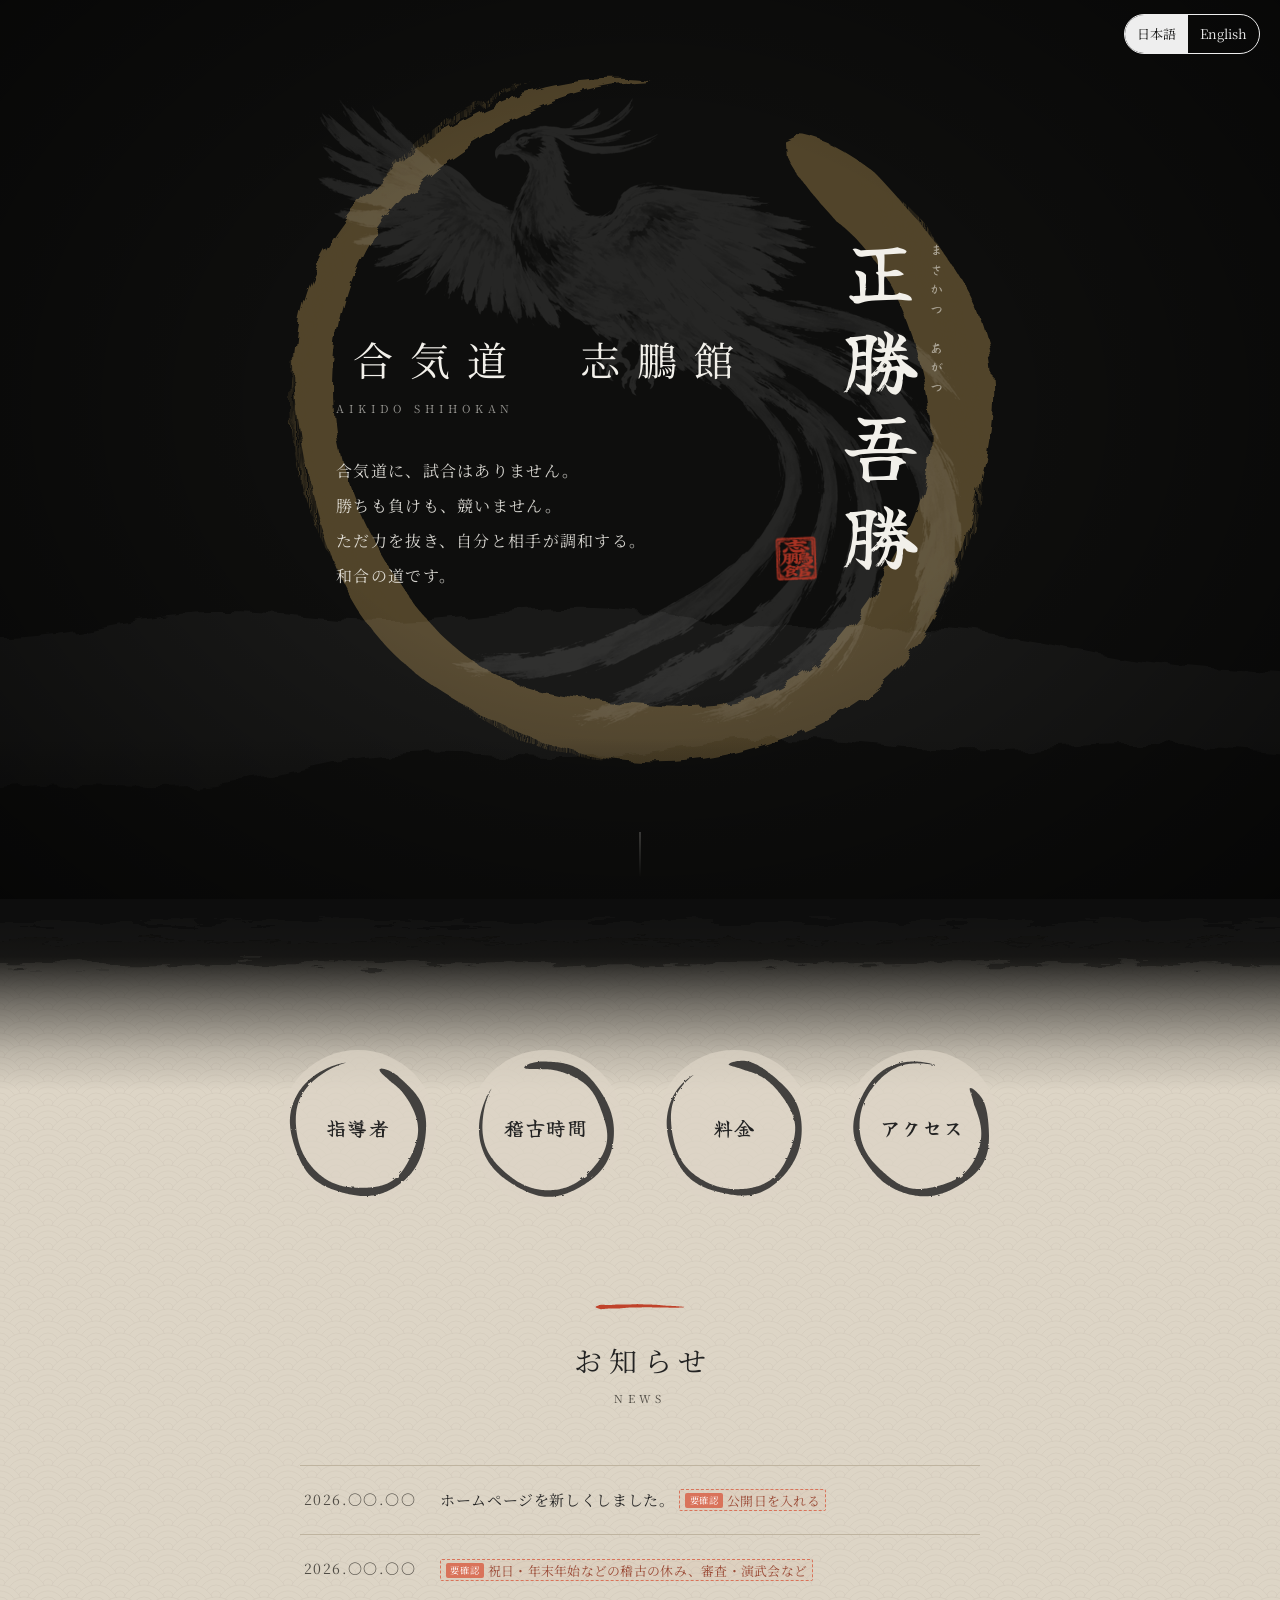
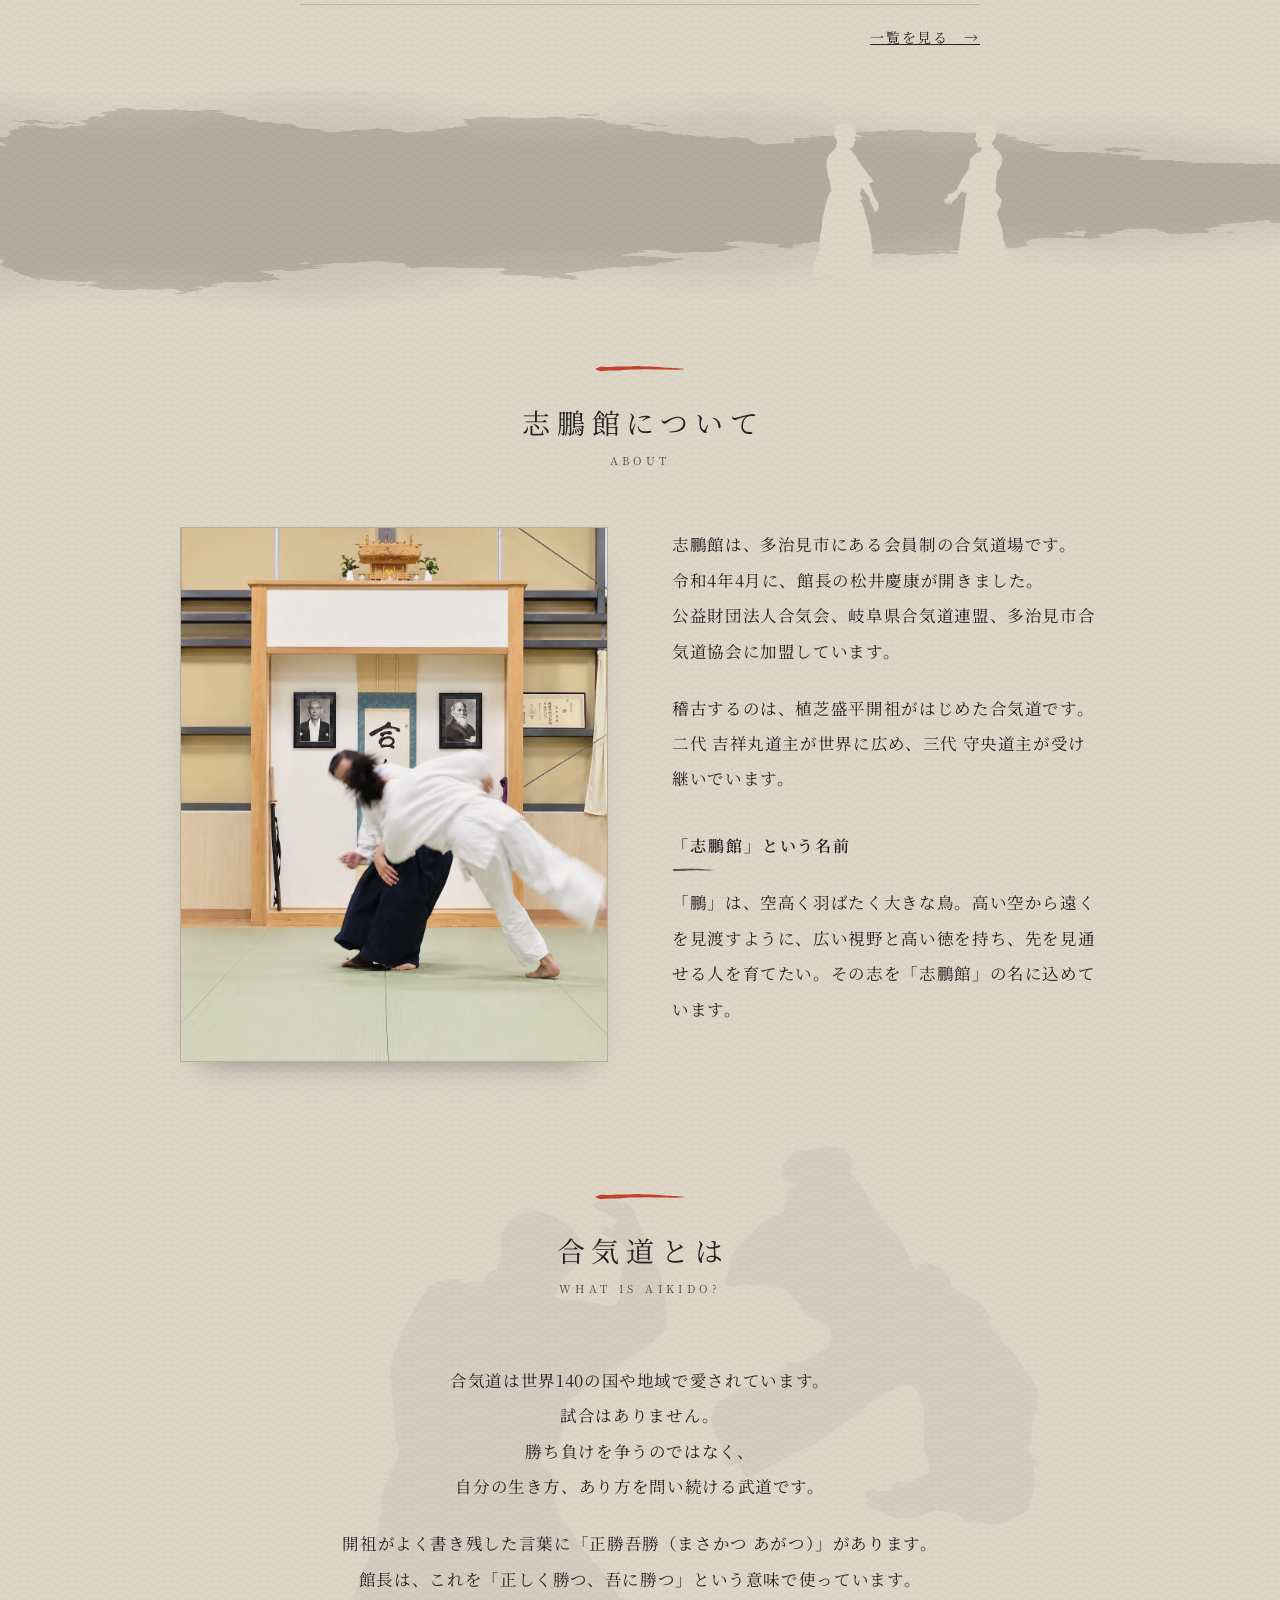
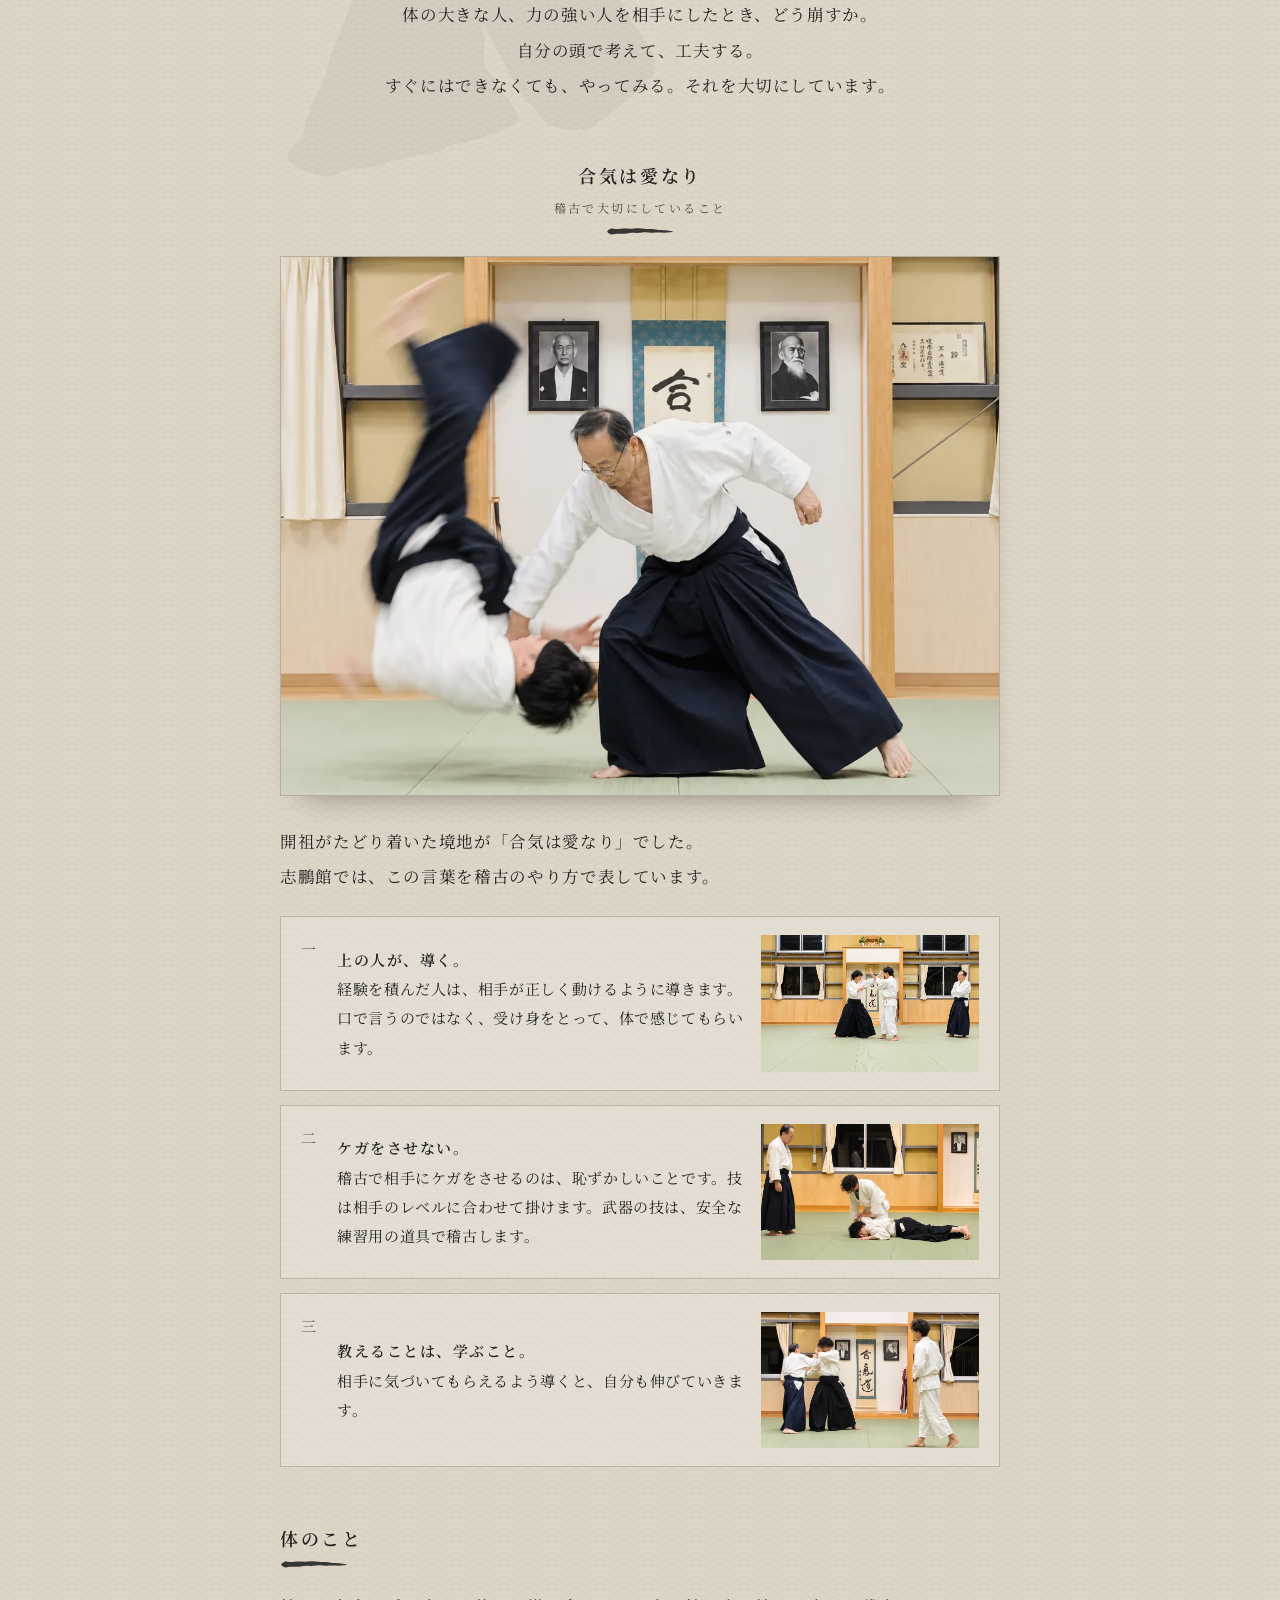
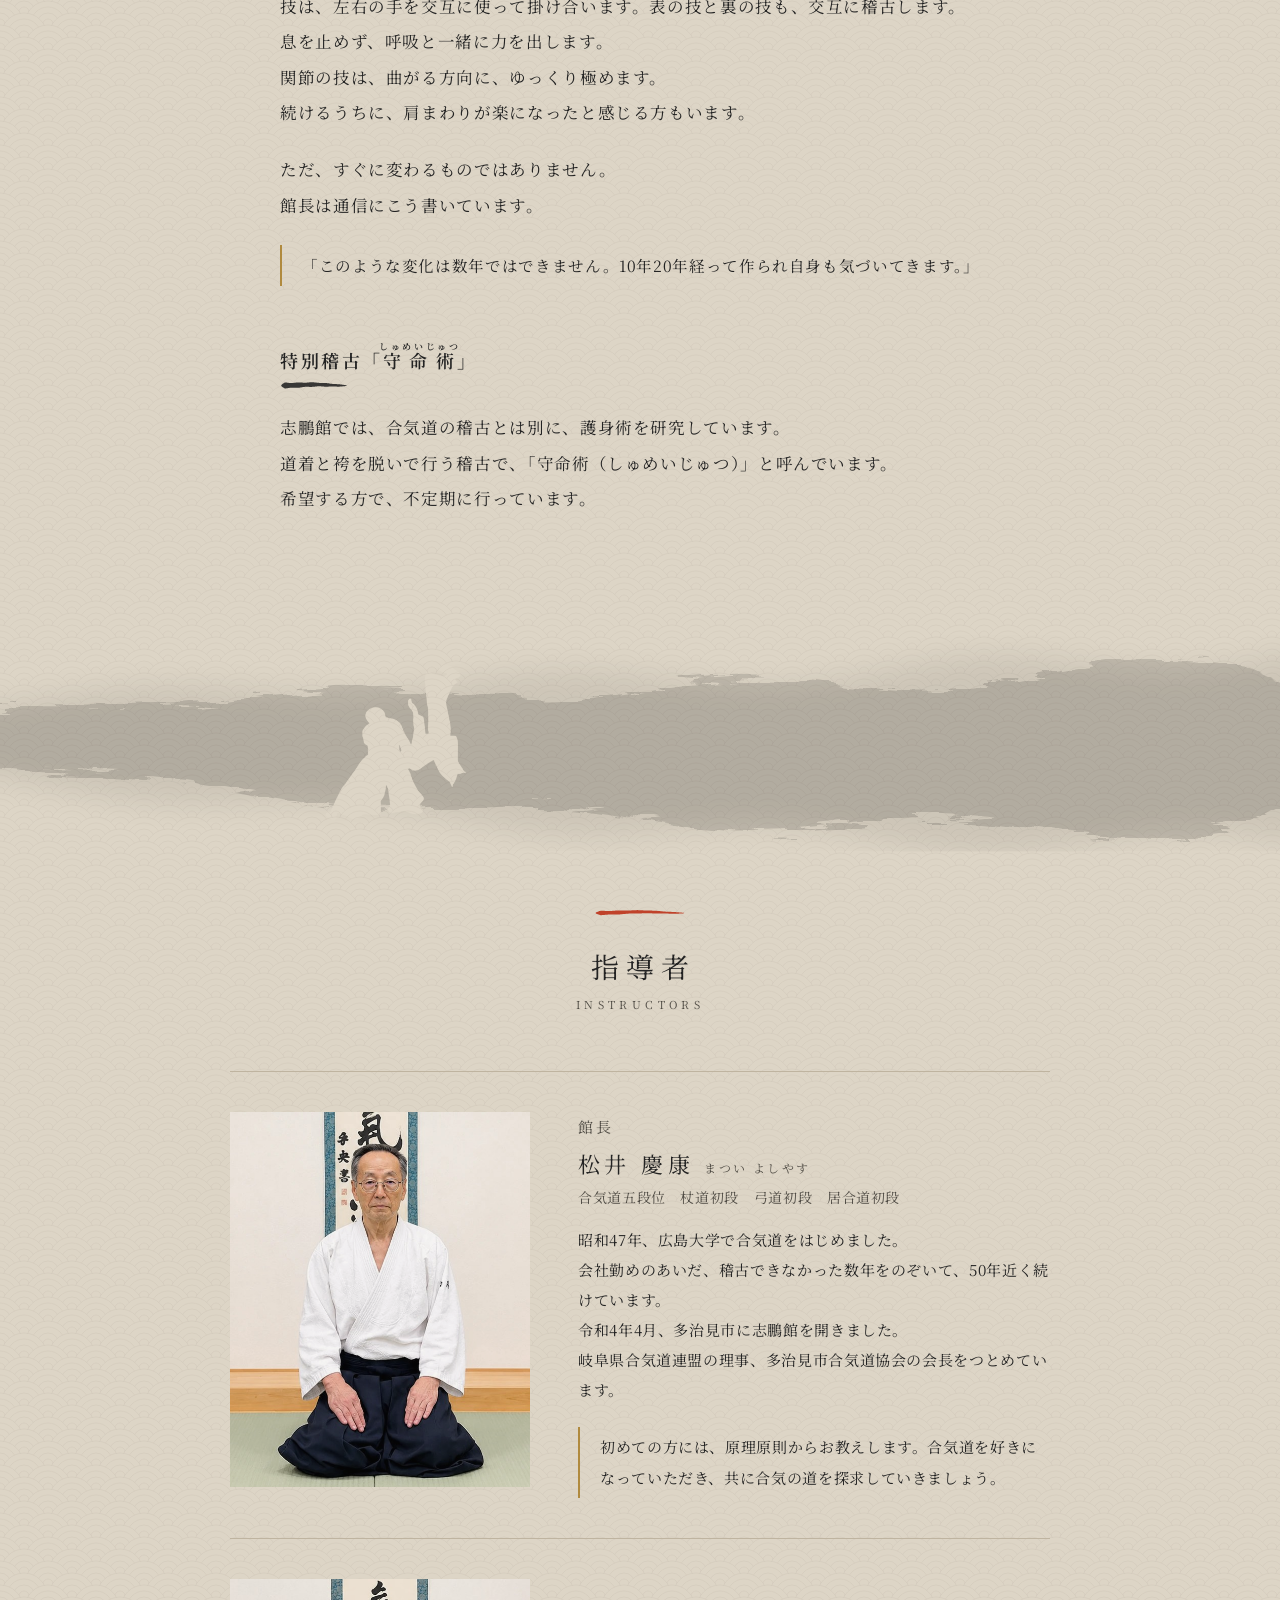
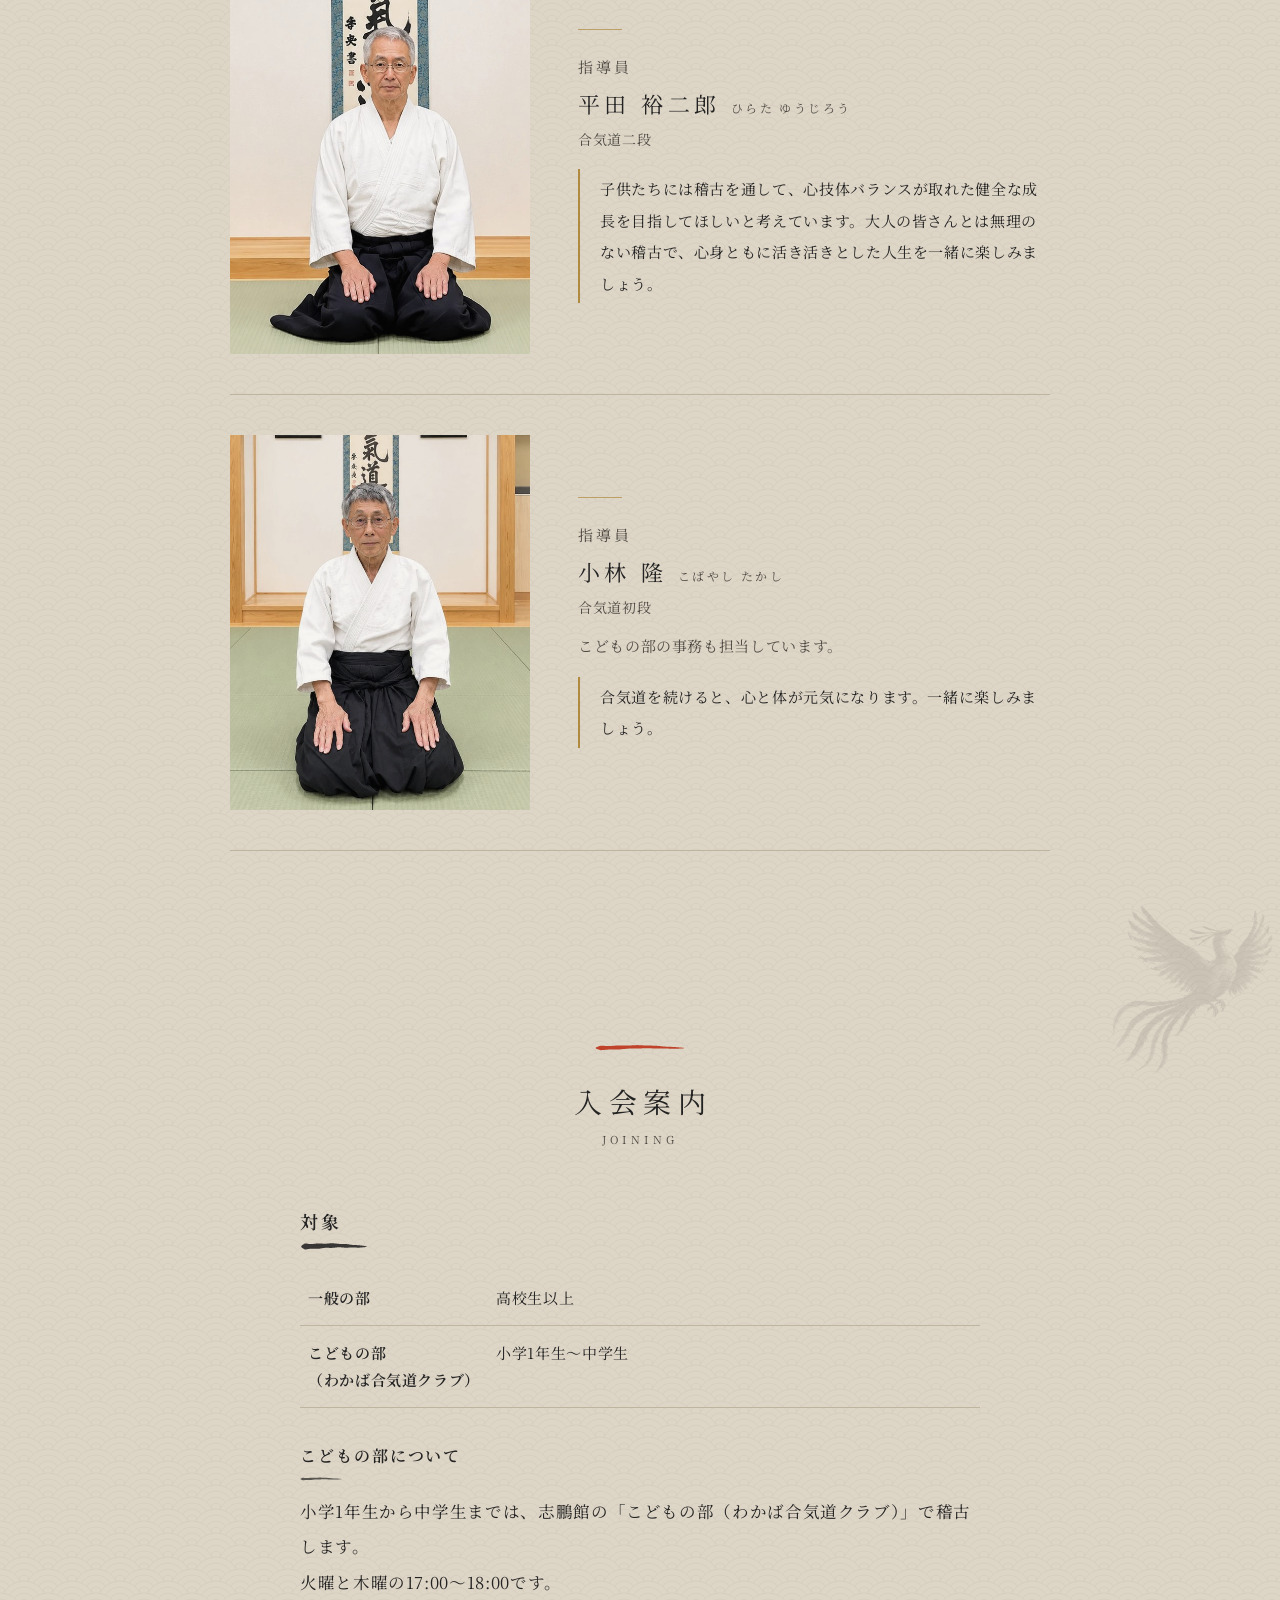
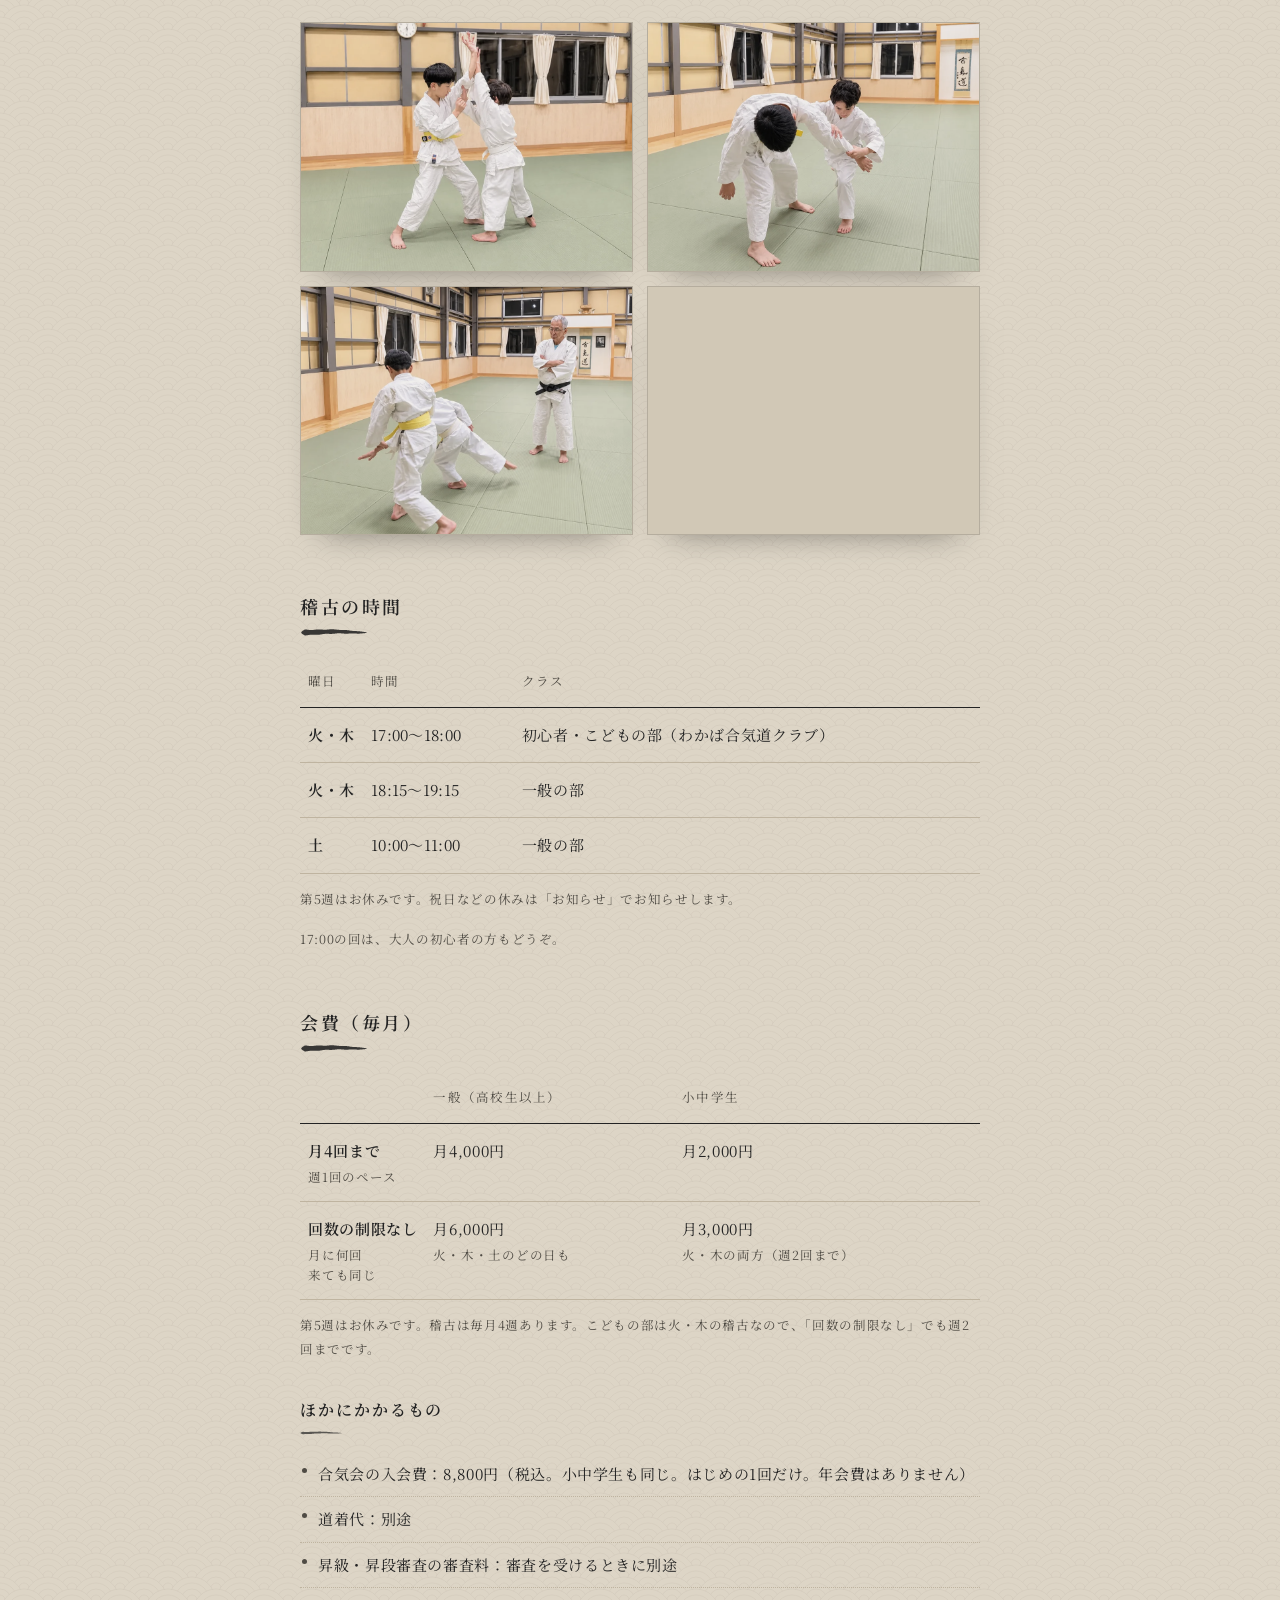
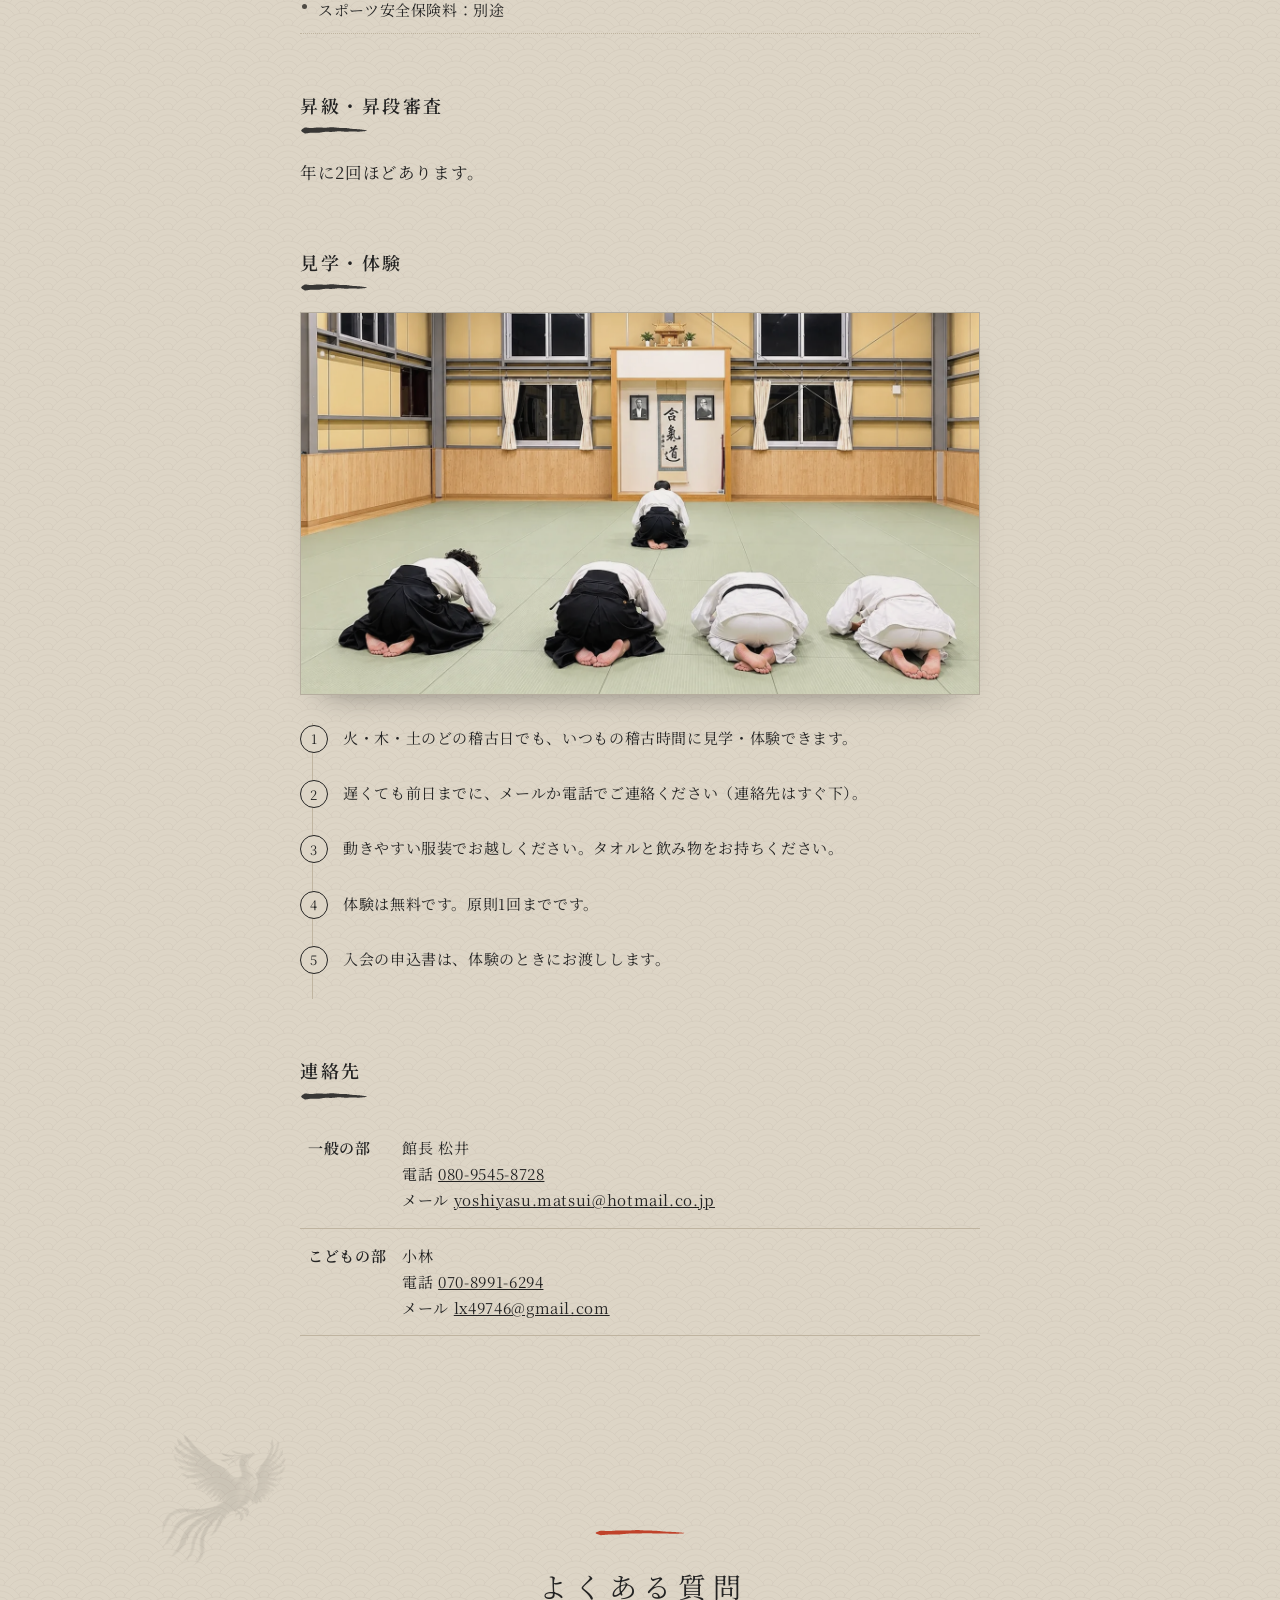
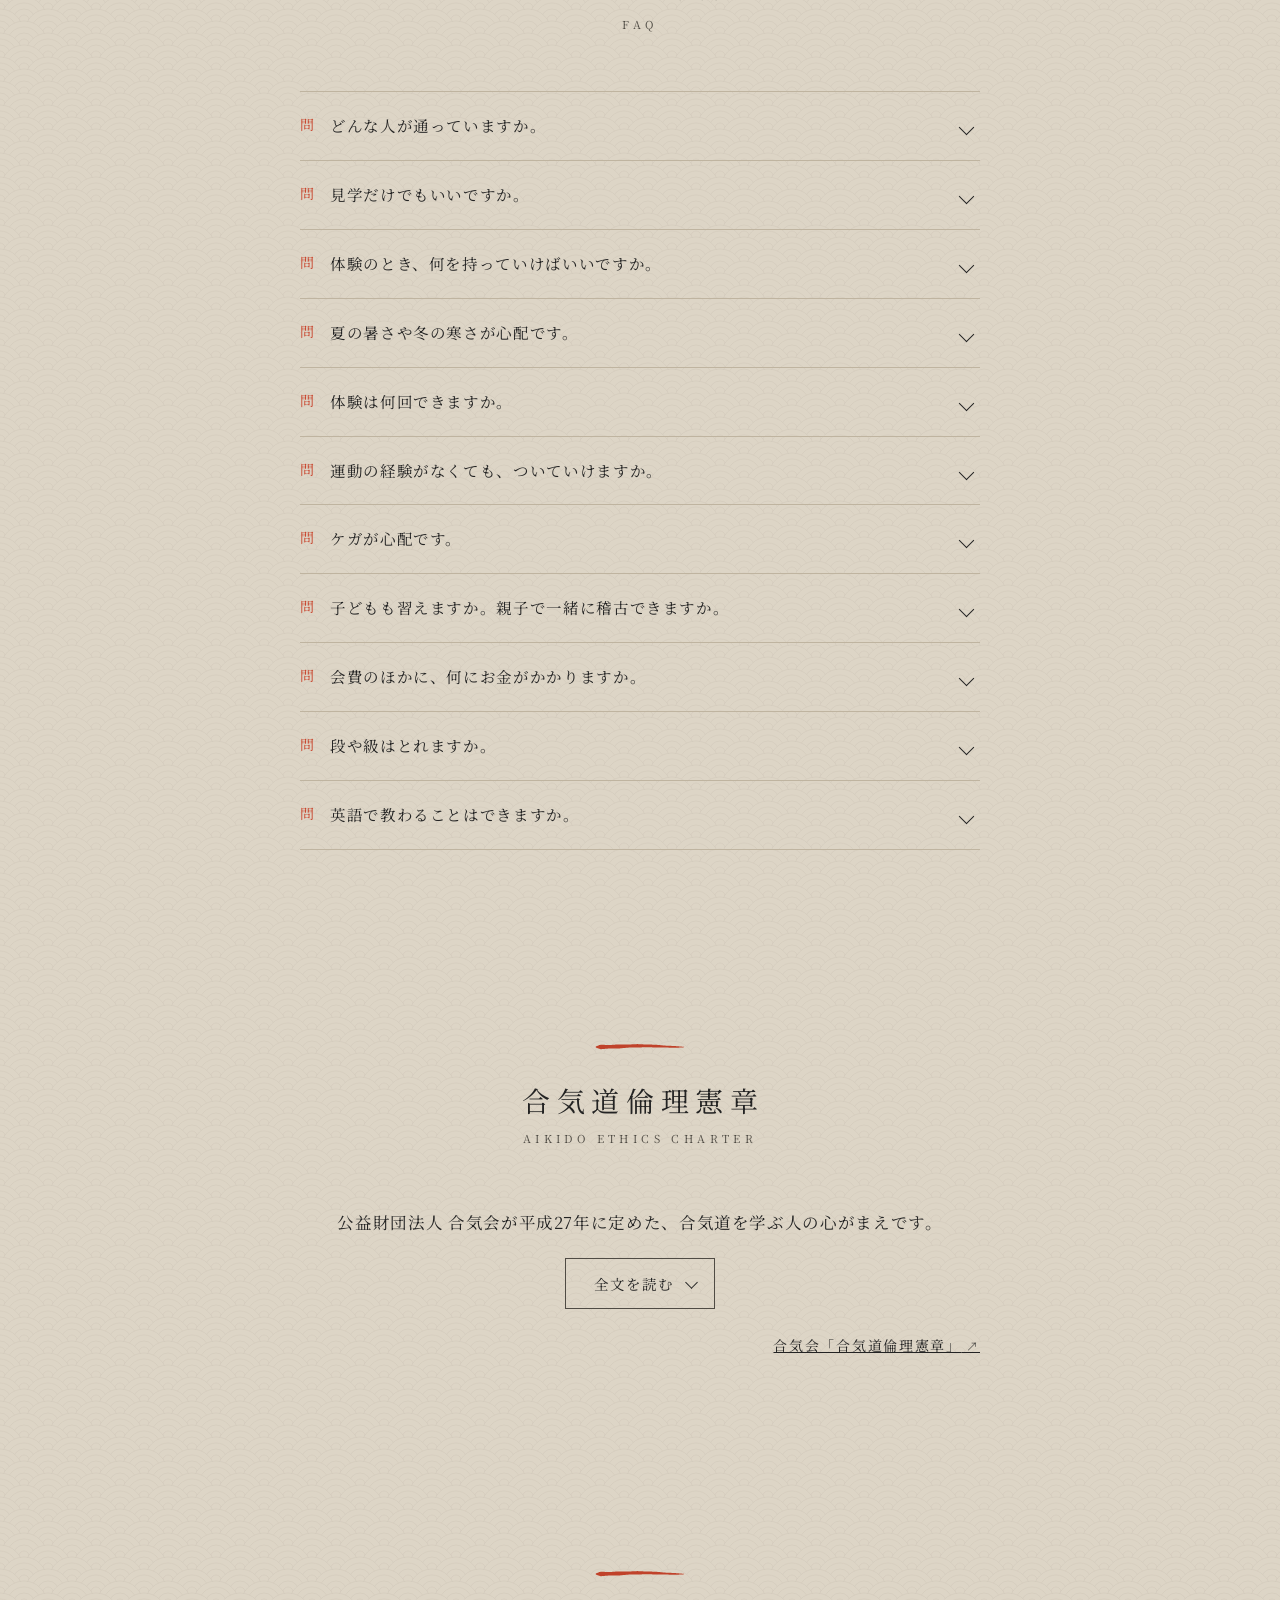
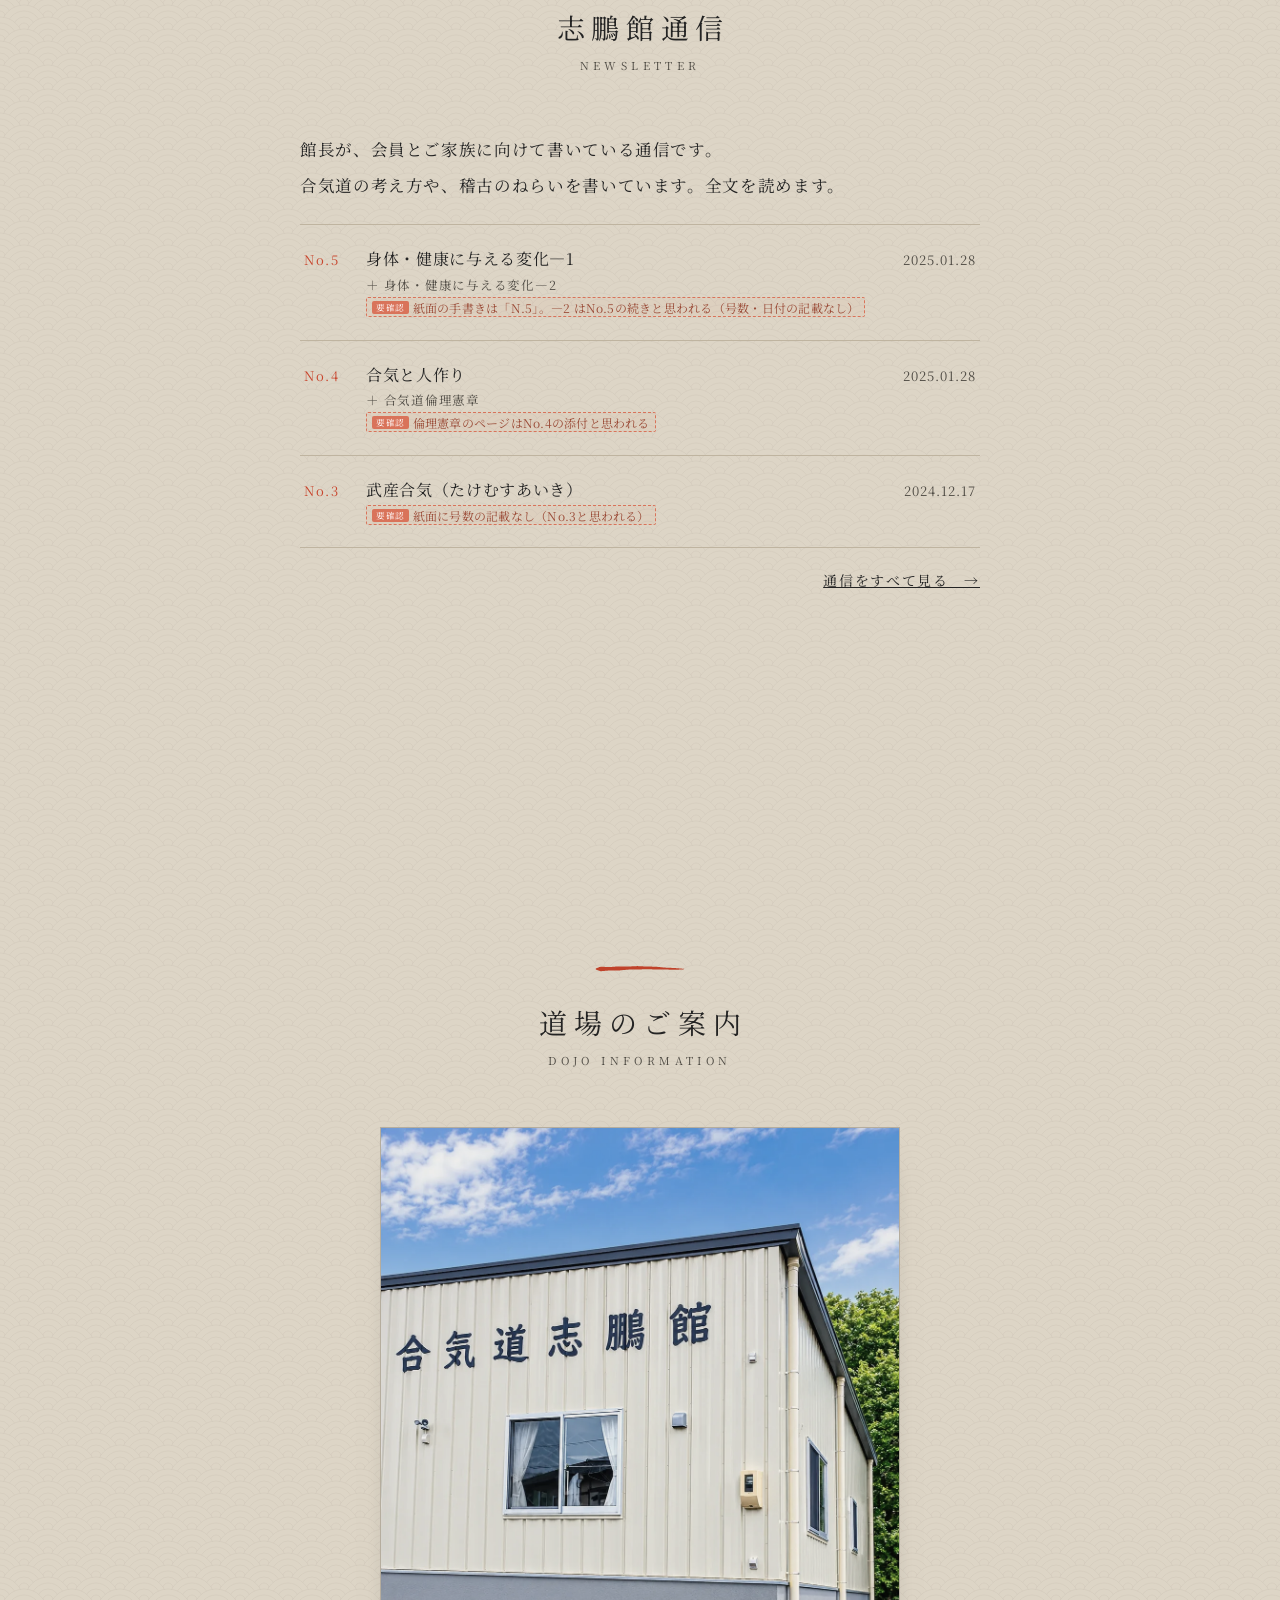
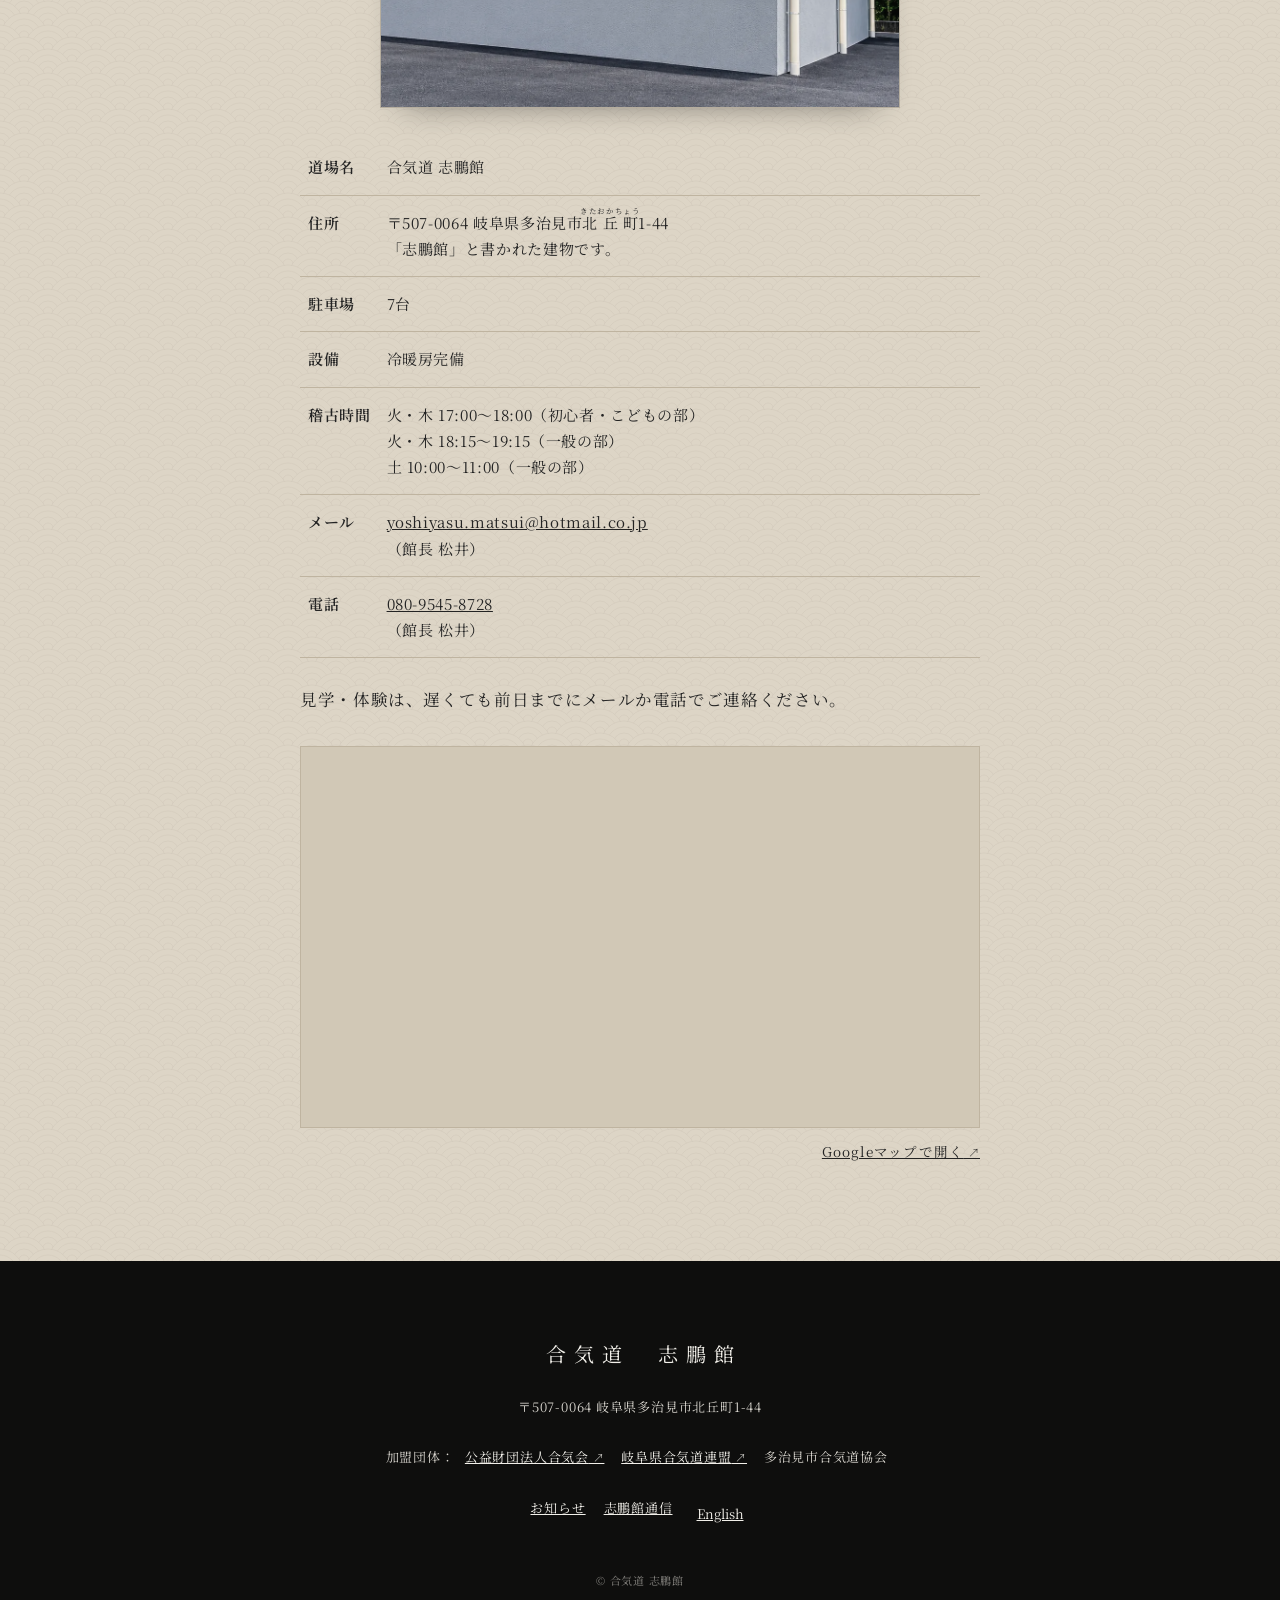
<file: index.html>
<!doctype html>
<html lang="ja" class="no-js">
<head>
<meta charset="utf-8">
<meta name="viewport" content="width=device-width, initial-scale=1">
<title>多治見の合気道 志鵬館｜見学・体験は火・木・土</title>
<meta name="description" content="岐阜県多治見市の合気道場 志鵬館。公益財団法人合気会加盟。一般の部は高校生以上、こどもの部は小学1年生〜中学生。稽古は火・木・土。見学・体験は稽古日に。前日までにご連絡ください。">
<meta name="robots" content="noindex"><!-- 公開直前に外す -->
<meta property="og:type" content="website">
<meta property="og:site_name" content="合気道 志鵬館">
<meta property="og:title" content="多治見の合気道 志鵬館｜見学・体験は火・木・土">
<meta property="og:description" content="岐阜県多治見市の合気道場 志鵬館。公益財団法人合気会加盟。一般の部は高校生以上、こどもの部は小学1年生〜中学生。稽古は火・木・土。見学・体験は稽古日に。前日までにご連絡ください。">
<meta property="og:locale" content="ja_JP">
<meta property="og:locale:alternate" content="en_US">
<meta name="twitter:card" content="summary">
<link rel="preconnect" href="https://fonts.googleapis.com">
<link rel="preconnect" href="https://fonts.gstatic.com" crossorigin>
<link href="https://fonts.googleapis.com/css2?family=Noto+Serif+JP:wght@300;400;600&display=swap" rel="stylesheet">
<!-- 「正勝吾勝」の書体候補。text= で4字とふりがなだけを読み込む（使う書体の分しか通信しない） -->
<link href="https://fonts.googleapis.com/css2?family=Yuji+Syuku&family=Yuji+Mai&family=Yuji+Boku&family=Zen+Antique&family=Shippori+Mincho+B1:wght@500&family=Kaisei+Tokumin:wght@500&text=%E6%AD%A3%E5%8B%9D%E5%90%BE%E5%8B%9D%E3%81%BE%E3%81%95%E3%81%8B%E3%81%A4%E3%81%82%E3%81%8C%E3%81%A4&display=swap" rel="stylesheet">
<link rel="stylesheet" href="assets/css/site.css">
</head>
<!-- すかしの案は data-sukashi="a"（静）／"b"（流れ）／"c"（一点）。ここ1か所を変えるだけ。
     試しに見るときは index.html?sukashi=a のようにURLの後ろに付ける
     円相の色は data-enso="white"（白・いまの設定）／"kin"（金）／"shu"（朱）
     「正勝吾勝」の書体は data-motto-font="noto"（いまの設定）／"syuku"／"mai"／"boku"／"antique"／"b1"／"kaisei"
     試しに見るときは index.html?enso=kin&motto=syuku
     全体の色のトーンは data-tone="base"（いまの設定）／"nijimi"（にじみ）／"kogo"（交互）／"sumi"（墨で統一）／"shizume"（生成りを沈める）
     空白で重ねられる（例 "nijimi shizume"）。試すときは index.html?tone=nijimi+shizume
     デザインパターン（すかし×朱の差し色）は data-pattern="none"（いまの設定・パターンなし）／"p1"（落款）／"p2"（朱の一本線）
     ／"p3"（技の連続）／"p4"（朱の円）／"p5"（帯）。試すときは index.html?pattern=p3
     2026-11-14：p2（朱の一本線）に決定。p2 の中の「見出しの後ろのすかし」は data-p2-sil="off"（既定）／"on"、
     金の筆あとは data-p2-kin="off"（既定）／"on"。試すときは ?p2sil=on / ?p2kin=on
     最初の画面のすかしは data-hero-sil="ho3"（いまの設定・宙で回る受け）／"ho1"／"ho2"／"ho3"（鵬の試作）。試すときは ?herosil=ho1 -->
<body data-sukashi="c" data-enso="kin" data-motto-font="syuku" data-tone="nijimi shizume" data-pattern="p2" data-p2-sil="off" data-p2-kin="off" data-hero-sil="ho3" data-root="">

<!-- ===== ヘッダー（言語切り替え） ===== -->
<header class="top" id="top">
  <a class="mark" href="#hero"><span class="ja">合気道　志鵬館</span><span class="en">AIKIDO SHIHOKAN</span></a>
  <div class="lang" role="group" aria-label="言語 / Language">
    <button type="button" data-lang="ja" aria-pressed="true"><span>日本語</span></button>
    <button type="button" data-lang="en" aria-pressed="false"><span>English</span></button>
  </div>
</header>

<!-- ===== 1. 最初の画面 ===== -->
<section class="hero" id="hero">
  <svg class="ink enso" viewBox="0 0 1000 1000" aria-hidden="true">
    <defs>
      <filter id="rough" x="-10%" y="-10%" width="120%" height="120%">
        <feTurbulence type="fractalNoise" baseFrequency="0.035" numOctaves="3" seed="7" result="n"/>
        <feDisplacementMap in="SourceGraphic" in2="n" scale="14"/>
      </filter>
      <filter id="dry" x="-10%" y="-10%" width="120%" height="120%">
        <feTurbulence type="fractalNoise" baseFrequency="0.9 0.02" numOctaves="2" seed="3" result="s"/>
        <feColorMatrix in="s" type="matrix" values="0 0 0 0 0  0 0 0 0 0  0 0 0 0 0  0 0 0 -2.2 1.5" result="m"/>
        <feComposite in="SourceGraphic" in2="m" operator="in"/>
      </filter>
    </defs>
    <g fill="currentColor" filter="url(#rough)">
      <path id="enso-main"/>
      <path id="enso-dry" filter="url(#dry)" opacity=".7"/>
    </g>
  </svg>
  <svg class="ink sweep" viewBox="0 0 1600 240" aria-hidden="true">
    <g fill="currentColor" filter="url(#rough)"><path id="sweep-path"/></g>
  </svg>

  <!-- すかし（最初の画面）：案ごとに1枚だけ表示される -->
  <img class="wm sk-a" src="assets/sil/sil_aitai_white.png" alt="" aria-hidden="true" loading="lazy">
  <img class="wm sk-b" src="assets/sil/sil_seiza_white.png" alt="" aria-hidden="true" loading="lazy">
  <img class="wm sk-c" src="assets/sil/sil_nage2_white.png" alt="" aria-hidden="true" loading="lazy">
  <!-- 鵬（おおとり）のすかし・試作：data-hero-sil="ho1"〜"ho3" のときだけ1枚出る（既定 nage2 のときは出ない）。AI生成（Canva）の墨絵を白抜きにしたもの -->
  <img class="wm ho ho1" src="assets/sil/ho1_white.webp" alt="" aria-hidden="true" loading="lazy">
  <img class="wm ho ho2" src="assets/sil/ho2_white.webp" alt="" aria-hidden="true" loading="lazy">
  <img class="wm ho ho3" src="assets/sil/ho3_white.webp" alt="" aria-hidden="true" loading="lazy">

  <div class="hero-inner">
    <div class="motto-wrap fade">
      <p class="motto"><span class="ruby ja" aria-hidden="true">まさかつ　あがつ</span><span>正勝吾勝</span><span class="p-seal" aria-hidden="true">志鵬</span><img class="shuin" src="assets/img/shuin.png" alt="" aria-hidden="true" width="240" height="240"></p><!-- p-seal は p1 落款のときだけ出る／shuin は志鵬館の朱印（2026-11-14 受け取り） -->
      <p class="motto-en en" lang="en">Masakatsu Agatsu</p>
    </div>
    <div class="fade">
      <div class="name">
        <h1><span class="ja">合気道　志鵬館</span><span class="en">AIKIDO SHIHOKAN</span></h1>
        <p class="roman ja">AIKIDO SHIHOKAN</p>
      </div>
      <ul class="three">
        <li><span class="ja">合気道に、試合はありません。</span><span class="en">There are no matches in aikido.</span></li>
        <li><span class="ja">勝ちも負けも、競いません。</span><span class="en">No winning, no losing.</span></li>
        <li><span class="ja">ただ力を抜き、自分と相手が調和する。</span><span class="en">Only letting go of force, in harmony with yourself and your partner.</span></li>
        <li><span class="ja">和合の道です。</span><span class="en">This is the way of harmony.</span></li>
      </ul>
    </div>
  </div>
  <span class="scroll-cue" aria-hidden="true"></span>
</section>

<main>
<!-- にじみ（data-tone に nijimi があるときだけ出る）：最初の画面の墨が、和紙ににじんで消えていく境目 -->
<svg class="nijimi" viewBox="0 0 1600 200" preserveAspectRatio="none" aria-hidden="true">
  <defs>
    <filter id="bleed" x="-5%" y="-30%" width="110%" height="170%">
      <feTurbulence type="fractalNoise" baseFrequency="0.018 0.11" numOctaves="4" seed="12" result="n"/>
      <feDisplacementMap in="SourceGraphic" in2="n" scale="26"/>
    </filter>
    <linearGradient id="bleed-g" x1="0" y1="0" x2="0" y2="1">
      <stop offset="0" stop-color="#0e0e0d"/>
      <stop offset=".3" stop-color="#0e0e0d" stop-opacity=".9"/>
      <stop offset=".55" stop-color="#0e0e0d" stop-opacity=".5"/>
      <stop offset=".8" stop-color="#0e0e0d" stop-opacity=".16"/>
      <stop offset="1" stop-color="#0e0e0d" stop-opacity="0"/>
    </linearGradient>
  </defs>
  <rect x="0" y="0" width="1600" height="200" fill="url(#bleed-g)"/>
  <g fill="#0e0e0d" filter="url(#bleed)">
    <rect x="-80" y="-60" width="1760" height="128" opacity=".35"/>
    <rect x="-80" y="-60" width="1760" height="104" opacity=".6"/>
    <rect x="-80" y="-60" width="1760" height="84"/>
  </g>
</svg>

<!-- ===== 2. 入口ボタン（筆の円相・2026-11-14 案1に決定。見学・体験はやめて指導者へ） ===== -->
<nav class="gates enso-gates" aria-label="入口 / Quick links">
  <a href="#instructors"><svg class="ens" viewBox="0 0 1000 1000" aria-hidden="true"><g fill="currentColor" filter="url(#rough)"><path data-enso="1"/></g></svg><span class="fd"><span class="ja">指導者</span><span class="en">Instructors</span></span></a>
  <a href="#times"><svg class="ens" viewBox="0 0 1000 1000" aria-hidden="true"><g fill="currentColor" filter="url(#rough)"><path data-enso="2"/></g></svg><span class="fd"><span class="ja">稽古時間</span><span class="en">Class Times</span></span></a>
  <a href="#fee"><svg class="ens" viewBox="0 0 1000 1000" aria-hidden="true"><g fill="currentColor" filter="url(#rough)"><path data-enso="4"/></g></svg><span class="fd"><span class="ja">料金</span><span class="en">Fees</span></span></a>
  <a href="#map"><svg class="ens" viewBox="0 0 1000 1000" aria-hidden="true"><g fill="currentColor" filter="url(#rough)"><path data-enso="3"/></g></svg><span class="fd"><span class="ja">アクセス</span><span class="en">Access</span></span></a>
</nav>

<!-- ===== 3. お知らせ（中身は data/news.js） ===== -->
<section class="sec narrow" id="news">
  <div class="h2 fade"><h2><span class="ja">お知らせ</span><span class="en">News</span></h2><p class="sub ja">News</p></div>
  <ul class="news fade" data-news="3"></ul>
  <a class="more" href="news.html"><span class="ja">一覧を見る　→</span><span class="en">All news　→</span></a>
</section>

<!-- 金の筆あと（ページで1本だけ）。案Cのときだけ上に金のシルエットが乗る -->
<div class="kin-wrap" aria-hidden="true">
  <img class="on-line" src="assets/sil/sil_aitai_kin.png" alt="" loading="lazy">
  <svg class="kin-line" viewBox="0 0 600 40" aria-hidden="true"><g fill="var(--kin)" filter="url(#rough)"><path id="kin-path"/></g></svg>
</div>

<!-- p5 帯のときだけ出る：墨地の帯（技の流れ 礼→相対→組む→崩す→投げる→受ける→抑える） -->
<div class="p-obi" aria-hidden="true">
  <div class="row">
    <span class="shu"></span>
    <img class="seiza" src="assets/sil/sil_seiza_kinari.png" alt="" loading="lazy">
    <img src="assets/sil/sil_aitai_kinari.png" alt="" loading="lazy">
    <img src="assets/sil/sil_kumi_kinari.png" alt="" loading="lazy">
    <img src="assets/sil/sil_kuzushi_kinari.png" alt="" loading="lazy">
    <img src="assets/sil/sil_nage1_kinari.png" alt="" loading="lazy">
    <img src="assets/sil/sil_nage2_kinari.png" alt="" loading="lazy">
    <img src="assets/sil/sil_osae_kinari.png" alt="" loading="lazy">
  </div>
</div>

<!-- 墨の帯（すかし・案3）：筆で引いた墨の中に「相対」の人を白く抜く。形は site.js で作る -->
<div class="sumi-obi" aria-hidden="true">
  <svg viewBox="0 0 1600 260" preserveAspectRatio="xMidYMid slice">
    <defs>
      <filter id="obi-blk1"><feColorMatrix type="matrix" values="0 0 0 0 0  0 0 0 0 0  0 0 0 0 0  0 0 0 1 0"/></filter>
      <filter id="obi-ink1" x="-5%" y="-40%" width="110%" height="180%"><feTurbulence type="fractalNoise" baseFrequency="0.012 0.09" numOctaves="4" seed="7" result="n"/><feDisplacementMap in="SourceGraphic" in2="n" scale="34"/></filter>
      <filter id="obi-wash1" x="-10%" y="-60%" width="120%" height="220%"><feGaussianBlur stdDeviation="16"/></filter>
      <mask id="obi-m1" maskUnits="userSpaceOnUse" x="0" y="0" width="1600" height="260">
        <rect width="1600" height="260" fill="#fff"/>
        <image href="assets/sil/sil_aitai_sumi.png" x="1000" y="34" width="250" height="193" filter="url(#obi-blk1)"/>
      </mask>
    </defs>
    <g mask="url(#obi-m1)">
      <path class="obi-wash" data-obi="1" filter="url(#obi-wash1)"/>
      <path class="obi-ink" data-obi="1" filter="url(#obi-ink1)"/>
    </g>
  </svg>
</div>

<!-- ===== 4. 志鵬館について ===== -->
<section class="sec" id="about">
  <div class="h2 fade"><img class="wm-h" src="assets/sil/sil_kumi_sumi.png" alt="" aria-hidden="true" loading="lazy"><h2><span class="ja">志鵬館について</span><span class="en">About Shihokan</span></h2><p class="sub ja">About</p></div>
  <div class="split">
    <!-- 稽古写真（2026-11-14）：写る人の了解確認済み（No.34、2026-11-14） -->
    <figure class="ph tall has-photo fade"><img src="assets/img/keiko_01_nage.webp" alt="稽古風景。神棚と掛け軸の前で、袴の人が白い道着の相手を投げているところ" width="1139" height="1381" loading="lazy" decoding="async"></figure>
    <div class="prose fade">
      <div class="ja">
        <p>志鵬館は、多治見市にある会員制の合気道場です。<br>令和4年4月に、館長の松井慶康が開きました。<br>公益財団法人合気会、岐阜県合気道連盟、多治見市合気道協会に加盟しています。</p>
        <p>稽古するのは、植芝盛平開祖がはじめた合気道です。<br>二代 吉祥丸道主が世界に広め、三代 守央道主が受け継いでいます。</p>
        <h4>「志鵬館」という名前</h4>
        <p>「鵬」は、空高く羽ばたく大きな鳥。高い空から遠くを見渡すように、広い視野と高い徳を持ち、先を見通せる人を育てたい。その志を「志鵬館」の名に込めています。</p>
      </div>
      <div class="en" lang="en">
        <p>Shihokan is a members' aikido dojo in Tajimi, Gifu.<br>Our chief instructor, Yoshiyasu Matsui, opened the dojo in April 2022.<br>We belong to the Aikikai Foundation, the Gifu Prefecture Aikido Federation, and the Tajimi City Aikido Association.</p>
        <p>We practice the aikido founded by Morihei Ueshiba. The second Doshu, Kisshomaru Ueshiba, spread it around the world, and the third Doshu, Moriteru Ueshiba, carries it on today.</p>
        <h4>The name "Shihokan"</h4>
        <p>The character 鵬 (<i>ho</i>) is a great bird that soars high in the sky. Just as it looks far across the land from high above, we hope to raise people with a broad view and high virtue, who can see what lies ahead. That wish is held in the name Shihokan.</p>
      </div>
    </div>
  </div>

  <!-- 合気道とは -->
  <div class="sec narrow inner" id="aikido">
    <!-- すかし（案2）：合気道とは の後ろに、宙で回る受けを1体だけ大きくごく薄く -->
    <img class="wm-big" src="assets/sil/sil_nage2_sumi.png" alt="" aria-hidden="true" loading="lazy" data-drift="0,-60">
    <div class="h2 fade"><img class="wm-h" src="assets/sil/sil_nage2_sumi.png" alt="" aria-hidden="true" loading="lazy"><h2><span class="ja">合気道とは</span><span class="en">What is Aikido?</span></h2><p class="sub ja">What is Aikido?</p></div>
    <div class="prose center fade">
      <div class="ja">
        <p>合気道は世界140の国や地域で愛されています。<br>試合はありません。<br>勝ち負けを争うのではなく、<br>自分の生き方、あり方を問い続ける武道です。</p>
        <p>開祖がよく書き残した言葉に「正勝吾勝（まさかつ あがつ）」があります。<br>館長は、これを「正しく勝つ、吾に勝つ」という意味で使っています。<br>体の大きな人、力の強い人を相手にしたとき、どう崩すか。<br>自分の頭で考えて、工夫する。<br>すぐにはできなくても、やってみる。それを大切にしています。</p>
      </div>
      <div class="en" lang="en">
        <p>Aikido is loved in 140 countries and regions around the world.<br>There are no competitions.<br>Instead of fighting to win, you keep asking how you want to live, and who you want to be.</p>
        <p>The Founder often wrote the words <i>Masakatsu Agatsu</i>.<br>Our chief instructor takes them to mean "win in the right way, and win over yourself."<br>When your partner is bigger or stronger than you, how do you unbalance them?<br>You think it through and try new ways.<br>Even if it doesn't work at first, you keep trying.</p>
      </div>
    </div>

    <!-- 合気は愛なり -->
    <h3 class="fade" id="aiki-love" style="text-align:center"><span class="ja">合気は愛なり</span><span class="en">Aiki is Love</span><br><span class="reading"><span class="ja">稽古で大切にしていること</span><span class="en">How We Train</span></span></h3>
    <!-- 稽古写真（2026-11-14）：写る人の了解確認済み（No.34、2026-11-14） -->
    <figure class="ph wide has-photo is-tate fade" style="margin-bottom:28px"><img src="assets/img/keiko_02_nage_matsui.webp" alt="館長 松井慶康が相手を投げ、受けの人が宙で回って受け身をとっているところ" width="1166" height="1349" loading="lazy" decoding="async"></figure>
    <div class="prose fade">
      <p class="ja">開祖がたどり着いた境地が「合気は愛なり」でした。<br>志鵬館では、この言葉を稽古のやり方で表しています。</p>
      <p class="en" lang="en">The Founder's final understanding was: <i>Aiki is love.</i><br>At Shihokan, we put these words into practice in the way we train.</p>
    </div>
    <ol class="rules has-ph fade"><!-- 2026-11-27 決まりごとに稽古写真を1枚ずつ（了解確認中） -->
      <li><div class="r-txt"><span class="ja"><b>上の人が、導く。</b>経験を積んだ人は、相手が正しく動けるように導きます。口で言うのではなく、受け身をとって、体で感じてもらいます。</span><span class="en" lang="en"><b>Seniors lead.</b>Experienced members guide their partners so they can move correctly — not by talking, but by taking the fall and letting them feel it.</span></div><figure class="r-ph"><img src="assets/img/keiko_05_michibiku.webp" alt="袴の先輩が白帯の人の相手をし、館長 松井慶康が腕を組んで見守っているところ" width="960" height="540" loading="lazy" decoding="async"></figure></li>
      <li><div class="r-txt"><span class="ja"><b>ケガをさせない。</b>稽古で相手にケガをさせるのは、恥ずかしいことです。技は相手のレベルに合わせて掛けます。武器の技は、安全な練習用の道具で稽古します。</span><span class="en" lang="en"><b>No one gets hurt.</b>Injuring a partner is something to be ashamed of. Techniques are matched to your partner's level, and weapons practice uses safe training tools.</span></div><figure class="r-ph"><img src="assets/img/keiko_06_osae.webp" alt="抑え技で相手をそっと畳に抑えているところを、館長 松井慶康が見ている" width="960" height="510" loading="lazy" decoding="async"></figure></li>
      <li><div class="r-txt"><span class="ja"><b>教えることは、学ぶこと。</b>相手に気づいてもらえるよう導くと、自分も伸びていきます。</span><span class="en" lang="en"><b>To teach is to learn.</b>When you help a partner notice something, you grow too.</span></div><figure class="r-ph"><img src="assets/img/keiko_07_kumu.webp" alt="館長 松井慶康が道場生と組んで技を稽古しているところ" width="960" height="532" loading="lazy" decoding="async"></figure></li>
    </ol>

    <!-- 体のこと -->
    <h3 class="fade" id="body"><span class="ja">体のこと</span><span class="en">Aikido and Your Body</span></h3>
    <div class="prose fade">
      <div class="ja">
        <p>技は、左右の手を交互に使って掛け合います。表の技と裏の技も、交互に稽古します。<br>息を止めず、呼吸と一緒に力を出します。<br>関節の技は、曲がる方向に、ゆっくり極めます。<br>続けるうちに、肩まわりが楽になったと感じる方もいます。</p>
        <p>ただ、すぐに変わるものではありません。<br>館長は通信にこう書いています。</p>
        <blockquote class="say"><p>「このような変化は数年ではできません。10年20年経って作られ自身も気づいてきます。」</p></blockquote>
      </div>
      <div class="en" lang="en">
        <p>You practice each technique with both hands, left and right, and in both the front (<i>omote</i>) and back (<i>ura</i>) forms.<br>You don't hold your breath — you move with it.<br>Joint techniques are applied slowly, only in the direction the joint naturally bends.<br>Some members say their shoulders feel easier as they keep training.</p>
        <p>But this doesn't happen quickly.<br>As our chief instructor wrote:</p>
        <blockquote class="say"><p>"These changes don't come in a few years. After ten or twenty years, you begin to notice them yourself."</p></blockquote>
      </div>
    </div>

    <!-- 守命術 -->
    <h3 class="fade" id="shumei"><span class="ja">特別稽古「<ruby>守命術<rt>しゅめいじゅつ</rt></ruby>」</span><span class="en">Special Practice: Shumeijutsu (Self-Defense)</span></h3>
    <div class="prose fade">
      <div class="ja">
        <p>志鵬館では、合気道の稽古とは別に、護身術を研究しています。<br>道着と袴を脱いで行う稽古で、「守命術（しゅめいじゅつ）」と呼んでいます。<br>希望する方で、不定期に行っています。</p>
      </div>
      <div class="en" lang="en">
        <p>Apart from aikido classes, we also study self-defense.<br>We call it <i>Shumeijutsu</i>, and practice it in everyday clothes, without the dogi and hakama.<br>It is held from time to time, for members who wish to join.</p>
      </div>
    </div>
  </div>
</section>

<!-- p5 帯のときだけ出る：礼の帯 -->
<div class="p-obi" aria-hidden="true">
  <img class="one" src="assets/sil/sil_seiza_kinari.png" alt="" loading="lazy">
  <span class="brush"></span>
</div>

<!-- 墨の帯（すかし・案3）：筆で引いた墨の中に「投げ」の人を白く抜く。形は site.js で作る -->
<div class="sumi-obi rev" aria-hidden="true">
  <svg viewBox="0 0 1600 260" preserveAspectRatio="xMidYMid slice">
    <defs>
      <filter id="obi-blk2"><feColorMatrix type="matrix" values="0 0 0 0 0  0 0 0 0 0  0 0 0 0 0  0 0 0 1 0"/></filter>
      <filter id="obi-ink2" x="-5%" y="-40%" width="110%" height="180%"><feTurbulence type="fractalNoise" baseFrequency="0.012 0.09" numOctaves="4" seed="14" result="n"/><feDisplacementMap in="SourceGraphic" in2="n" scale="34"/></filter>
      <filter id="obi-wash2" x="-10%" y="-60%" width="120%" height="220%"><feGaussianBlur stdDeviation="16"/></filter>
      <mask id="obi-m2" maskUnits="userSpaceOnUse" x="0" y="0" width="1600" height="260">
        <rect width="1600" height="260" fill="#fff"/>
        <image href="assets/sil/sil_nage1_sumi.png" x="420" y="33" width="176" height="194" filter="url(#obi-blk2)" transform="translate(1016 0) scale(-1 1)"/>
      </mask>
    </defs>
    <g mask="url(#obi-m2)">
      <path class="obi-wash" data-obi="2" filter="url(#obi-wash2)"/>
      <path class="obi-ink" data-obi="2" filter="url(#obi-ink2)"/>
    </g>
  </svg>
</div>

<!-- ===== 5. 指導者 ===== -->
<section class="sec" id="instructors">
  <div class="h2 fade"><img class="wm-h" src="assets/sil/sil_aitai_sumi.png" alt="" aria-hidden="true" loading="lazy"><h2><span class="ja">指導者</span><span class="en">Instructors</span></h2><p class="sub ja">Instructors</p></div>
  <div class="sensei-list">
    <article class="sensei-row is-main fade">
      <div class="sensei-img"><img src="assets/img/shidosha_A_yori.jpg" alt="館長 松井慶康" loading="lazy" width="592" height="740"></div>
      <div class="sensei-body">
        <p class="role"><span class="ja">館長</span><span class="en">Chief Instructor</span></p>
        <p class="pname"><span class="ja">松井 慶康 <span class="reading">まつい よしやす</span></span><span class="en">Yoshiyasu Matsui</span></p>
        <p class="rank"><span class="ja">合気道五段位　杖道初段　弓道初段　居合道初段</span><span class="en">Aikido 5th Dan / Jodo, Kyudo and Iaido 1st Dan</span></p>
        <div class="ja">
          <p>昭和47年、広島大学で合気道をはじめました。<br>会社勤めのあいだ、稽古できなかった数年をのぞいて、50年近く続けています。<br>令和4年4月、多治見市に志鵬館を開きました。<br>岐阜県合気道連盟の理事、多治見市合気道協会の会長をつとめています。</p>
          <blockquote class="say"><p>初めての方には、原理原則からお教えします。合気道を好きになっていただき、共に合気の道を探求していきましょう。</p></blockquote>
        </div>
        <div class="en" lang="en">
          <p>Matsui Sensei began aikido in 1972 at Hiroshima University. Apart from a few years when work kept him away, he has trained for nearly 50 years. He opened Shihokan in Tajimi in April 2022. He serves as a director of the Gifu Prefecture Aikido Federation and as president of the Tajimi City Aikido Association.</p>
          <blockquote class="say"><p>"For beginners, I teach from the basic principles. I hope you come to love aikido, and that we can explore the way of aiki together."</p></blockquote>
        </div>
      </div>
    </article>
    <article class="sensei-row is-sub fade">
      <div class="sensei-img"><img src="assets/img/shidosha_B_yori.jpg" alt="指導員 平田裕二郎" loading="lazy" width="592" height="740"></div>
      <div class="sensei-body">
        <p class="role"><span class="ja">指導員</span><span class="en">Instructor</span></p>
        <p class="pname"><span class="ja">平田 裕二郎 <span class="reading">ひらた ゆうじろう</span></span><span class="en">Yujiro Hirata</span></p>
        <p class="rank"><span class="ja">合気道二段</span><span class="en">Aikido 2nd Dan</span></p>
        <blockquote class="say"><p><span class="ja">子供たちには稽古を通して、心技体バランスが取れた健全な成長を目指してほしいと考えています。大人の皆さんとは無理のない稽古で、心身ともに活き活きとした人生を一緒に楽しみましょう。</span><span class="en">"Through practice, I hope the children grow up healthy, with a good balance of mind, technique and body. With adults, let's practice at a comfortable pace and enjoy, together, a life full of energy in both mind and body."</span></p></blockquote>
      </div>
    </article>
    <article class="sensei-row is-sub fade">
      <div class="sensei-img"><img src="assets/img/shidosha_C_yori.jpg" alt="指導員 小林隆" loading="lazy" width="592" height="740"></div>
      <div class="sensei-body">
        <p class="role"><span class="ja">指導員</span><span class="en">Instructor</span></p>
        <p class="pname"><span class="ja">小林 隆 <span class="reading">こばやし たかし</span></span><span class="en">Takashi Kobayashi</span></p>
        <p class="rank"><span class="ja">合気道初段</span><span class="en">Aikido 1st Dan</span></p>
        <p class="duty"><span class="ja">こどもの部の事務も担当しています。</span><span class="en">He also handles the office work for the children's class.</span></p>
        <blockquote class="say"><p><span class="ja">合気道を続けると、心と体が元気になります。一緒に楽しみましょう。</span><span class="en">"Keep practicing aikido, and your mind and body will grow stronger and healthier. Let's enjoy it together."</span></p></blockquote>
      </div>
    </article>
  </div>
</section>

<!-- ===== 6. 入会案内 ===== -->
<section class="sec narrow" id="join">
  <!-- すかし（案4）：鵬（おおとり）を小さく薄く。AI生成（Canva）の墨絵を白抜きにしたものを、CSSで墨色にして使う -->
  <img class="wm-ho ho-join" src="assets/sil/ho2_white.webp" alt="" aria-hidden="true" loading="lazy" data-drift="60,70">
  <div class="h2 fade"><img class="wm-h" src="assets/sil/sil_kuzushi_sumi.png" alt="" aria-hidden="true" loading="lazy"><h2><span class="ja">入会案内</span><span class="en">Joining</span></h2><p class="sub ja">Joining</p></div>

  <h3 class="fade" style="margin-top:0"><span class="ja">対象</span><span class="en">Who can join</span></h3>
  <table class="tbl fade">
    <tbody>
      <tr><th><span class="ja">一般の部</span><span class="en">Adults</span></th><td><span class="ja">高校生以上</span><span class="en">High school students and up</span></td></tr>
      <tr><th><span class="ja">こどもの部<br>（わかば合気道クラブ）</span><span class="en">Children's class<br>(Wakaba Aikido Club)</span></th><td><span class="ja">小学1年生〜中学生</span><span class="en">Grades 1–9</span></td></tr>
    </tbody>
  </table>

  <h4 class="fade"><span class="ja">こどもの部について</span><span class="en">Children's class</span></h4>
  <div class="prose fade">
    <p class="ja">小学1年生から中学生までは、志鵬館の「こどもの部（わかば合気道クラブ）」で稽古します。<br>火曜と木曜の17:00〜18:00です。</p>
    <p class="en" lang="en">Children from grade 1 to grade 9 train in Shihokan's children's class, Wakaba Aikido Club, on Tuesdays and Thursdays, 17:00–18:00.</p>
  </div>
  <div class="kodomo-grid fade">
    <figure class="ph has-photo"><img src="assets/img/kodomo_01.webp" alt="こどもの部の稽古。二人の子が向かい合い、手首を持たれた腕を上にあげて技をかけているところ" width="1000" height="750" loading="lazy" decoding="async"></figure>
    <figure class="ph has-photo"><img src="assets/img/kodomo_02.webp" alt="こどもの部の稽古。小さい子が、相手の腕を持って前にかがませているところ" width="1000" height="750" loading="lazy" decoding="async"></figure>
    <figure class="ph has-photo"><img src="assets/img/kodomo_03.webp" alt="こどもの部の稽古。子どもどうしの技を、指導者が腕を組んで見守っているところ" width="1000" height="750" loading="lazy" decoding="async"></figure>
    <figure class="ph has-photo"><img src="assets/img/kodomo_04.webp" alt="こどもの部の稽古。袴の指導者がそばで声をかけ、二人の子が技の形を確かめているところ" width="1000" height="750" loading="lazy" decoding="async"></figure>
  </div>
  <!-- こどもの写真4枚：保護者の了解を確認済み（2026-11-24） -->

  <h3 class="fade" id="times"><span class="ja">稽古の時間</span><span class="en">Class Times</span></h3>
  <table class="tbl fade">
    <thead><tr><th><span class="ja">曜日</span><span class="en">Day</span></th><th><span class="ja">時間</span><span class="en">Time</span></th><th><span class="ja">クラス</span><span class="en">Class</span></th></tr></thead>
    <tbody>
      <tr><th><span class="ja">火・木</span><span class="en">Tue / Thu</span></th><td class="time"><span class="ja">17:00〜18:00</span><span class="en">17:00–18:00</span></td><td><span class="ja">初心者・こどもの部（わかば合気道クラブ）</span><span class="en">Beginners &amp; Children's class (Wakaba Aikido Club)</span></td></tr>
      <tr><th><span class="ja">火・木</span><span class="en">Tue / Thu</span></th><td class="time"><span class="ja">18:15〜19:15</span><span class="en">18:15–19:15</span></td><td><span class="ja">一般の部</span><span class="en">Adults</span></td></tr>
      <tr><th><span class="ja">土</span><span class="en">Sat</span></th><td class="time"><span class="ja">10:00〜11:00</span><span class="en">10:00–11:00</span></td><td><span class="ja">一般の部</span><span class="en">Adults</span></td></tr>
    </tbody>
  </table>
  <p class="note-small"><span class="ja">第5週はお休みです。祝日などの休みは「お知らせ」でお知らせします。</span><span class="en">No classes in the 5th week of the month. Holiday closures are posted in News.</span></p>
  <p class="note-small"><span class="ja">17:00の回は、大人の初心者の方もどうぞ。</span><span class="en">Adult beginners are also welcome in the 17:00 class.</span></p>

  <h3 class="fade" id="fee"><span class="ja">会費（毎月）</span><span class="en">Monthly Fees</span></h3>
  <table class="tbl fee fade">
    <thead><tr><th></th><th><span class="ja">一般（高校生以上）</span><span class="en">Adults</span></th><th><span class="ja">小中学生</span><span class="en">Children (grades 1–9)</span></th></tr></thead>
    <tbody>
      <tr><th><span class="ja">月4回まで</span><span class="en">Up to 4 classes a month</span><span class="fee-sub"><span class="ja">週1回のペース</span><span class="en">once a week</span></span></th><td><span class="ja">月4,000円</span><span class="en">¥4,000 / month</span></td><td><span class="ja">月2,000円</span><span class="en">¥2,000 / month</span></td></tr>
      <tr><th><span class="ja">回数の制限なし</span><span class="en">Unlimited classes</span><span class="fee-sub"><span class="ja"><span class="nb">月に何回</span><span class="nb">来ても同じ</span></span><span class="en">same fee however often you come</span></span></th><td><span class="ja">月6,000円</span><span class="en">¥6,000 / month</span><span class="fee-sub"><span class="ja"><span class="nb">火・木・土の</span><span class="nb">どの日も</span></span><span class="en">any of Tue, Thu, Sat</span></span></td><td><span class="ja">月3,000円</span><span class="en">¥3,000 / month</span><span class="fee-sub"><span class="ja"><span class="nb">火・木の両方</span><span class="nb">（週2回まで）</span></span><span class="en">both Tue and Thu (up to twice a week)</span></span></td></tr>
    </tbody>
  </table>
  <p class="note-small"><span class="ja">第5週はお休みです。稽古は毎月4週あります。こどもの部は火・木の稽古なので、「回数の制限なし」でも週2回までです。</span><span class="en">There is no class in the 5th week of the month, so there are 4 weeks of classes every month. The children's class meets on Tue and Thu only, so "unlimited" means up to twice a week for children.</span></p>
  <h4 class="fade"><span class="ja">ほかにかかるもの</span><span class="en">Other costs</span></h4>
  <ul class="costs fade">
    <li><span class="ja">合気会の入会費：8,800円（税込。小中学生も同じ。はじめの1回だけ。年会費はありません）</span><span class="en">Aikikai registration fee: ¥8,800 including tax, also for children (one time only — no annual fee)</span></li>
    <li><span class="ja">道着代：別途</span><span class="en">Uniform (dogi): separate cost</span></li>
    <li><span class="ja">昇級・昇段審査の審査料：審査を受けるときに別途</span><span class="en">Grading exam fee: separate cost, only when you take an exam</span></li>
    <li><span class="ja">スポーツ安全保険料：別途</span><span class="en">Sports safety insurance: separate cost</span></li>
  </ul>

  <h3 class="fade"><span class="ja">昇級・昇段審査</span><span class="en">Grading</span></h3>
  <p class="prose fade"><span class="ja">年に2回ほどあります。</span><span class="en" lang="en">Grading examinations are held about twice a year.</span></p>

  <h3 class="fade" id="trial"><span class="ja">見学・体験</span><span class="en">Visit &amp; Try a Class</span></h3>
  <!-- 2026-11-27 白黒の礼の写真（keiko_03_rei_mono）から、全員の座礼（後ろ姿・カラー）に入れ替え -->
  <figure class="ph wide has-photo fade" style="margin-bottom:28px"><img src="assets/img/keiko_04_rei_zenin.webp" alt="稽古のはじめの座礼。「合氣道」の掛け軸と神棚に向かって、指導者と道場生が並んで礼をしている後ろ姿" width="1448" height="1086" loading="lazy" decoding="async"></figure>
  <ol class="steps fade">
    <li><span class="ja">火・木・土のどの稽古日でも、いつもの稽古時間に見学・体験できます。</span><span class="en">You can watch or try a class on any practice day — Tuesday, Thursday or Saturday — at the usual class time.</span></li>
    <li><span class="ja">遅くても前日までに、メールか電話でご連絡ください（連絡先はすぐ下）。</span><span class="en">Please contact us by email or phone by the day before (contacts below).</span></li>
    <li><span class="ja">動きやすい服装でお越しください。タオルと飲み物をお持ちください。</span><span class="en">Wear clothes you can move in. Please bring a towel and something to drink.</span></li>
    <li><span class="ja">体験は無料です。原則1回までです。</span><span class="en">The trial class is free. One trial per person, as a rule.</span></li>
    <li><span class="ja">入会の申込書は、体験のときにお渡しします。</span><span class="en">We'll give you an application form at your trial class.</span></li>
  </ol>
  <h3 class="fade" id="join-contact"><span class="ja">連絡先</span><span class="en">Contact</span></h3>
  <table class="tbl fade">
    <tbody>
      <tr><th><span class="ja">一般の部</span><span class="en">Adults</span></th><td><span class="ja">館長 松井</span><span class="en">Yoshiyasu Matsui (Chief Instructor)</span><br><span class="ja">電話 </span><span class="en">Phone </span><a href="tel:080-9545-8728">080-9545-8728</a><br><span class="ja">メール </span><span class="en">Email </span><a href="mailto:yoshiyasu.matsui@hotmail.co.jp">yoshiyasu.matsui@hotmail.co.jp</a></td></tr>
      <tr><th><span class="ja">こどもの部</span><span class="en">Children</span></th><td><span class="ja">小林</span><span class="en">Kobayashi</span><br><span class="ja">電話 </span><span class="en">Phone </span><a href="tel:070-8991-6294">070-8991-6294</a><br><span class="ja">メール </span><span class="en">Email </span><a href="mailto:lx49746@gmail.com">lx49746@gmail.com</a></td></tr>
    </tbody>
  </table>
</section>

<!-- ===== 7. 道場生の声：2026-11-19 ページが縦に長くなるため外した（集合写真の置き場所は検討中） ===== -->

<!-- ===== 8. よくある質問 ===== -->
<section class="sec narrow" id="faq">
  <img class="wm-ho ho-faq" src="assets/sil/ho2_white.webp" alt="" aria-hidden="true" loading="lazy" data-drift="40,50"><!-- すかし（案4）：入会案内の鵬と左右を逆に、少し小さく -->
  <div class="h2 fade"><img class="wm-h" src="assets/sil/sil_osae_sumi.png" alt="" aria-hidden="true" loading="lazy"><h2><span class="ja">よくある質問</span><span class="en">FAQ</span></h2><p class="sub ja">FAQ</p></div>
  <div class="faq fade">
    <details><!-- 2026-11-19 追加。人数・年齢層・男女の割合は数字で書かない（回答No.5） -->
      <summary><span class="ja">どんな人が通っていますか。</span><span class="en">Who trains at the dojo?</span></summary>
      <div class="a"><span class="ja">高校生以上の方は一般の部、小学1年生から中学生はこどもの部（わかば合気道クラブ）で稽古しています。合気道が初めての大人の方は、17:00の回から始めることもできます。稽古の雰囲気は、ぜひ見学で確かめてみてください。</span><span class="en">High school students and adults train in the adult class, and children from grade 1 to grade 9 in the children's class (Wakaba Aikido Club). Adults new to aikido can also start in the 17:00 class. Come and watch a class to get a feel for the dojo.</span><figure class="faq-ph"><img src="assets/img/dojo_zentai.webp" alt="道場全体の稽古の様子。年代のちがう道場生が、組ごとに投げや抑えの稽古をしている" width="1206" height="640" loading="lazy" decoding="async"></figure></div>
    </details>
    <details>
      <summary><span class="ja">見学だけでもいいですか。</span><span class="en">Can I just come and watch?</span></summary>
      <div class="a"><span class="ja">はい。火・木・土の稽古日に、いつもの稽古時間に見学できます。遅くても前日までにご連絡ください。</span><span class="en">Yes. You can watch on any practice day at the usual time. Please contact us by the day before.</span></div>
    </details>
    <details>
      <summary><span class="ja">体験のとき、何を持っていけばいいですか。</span><span class="en">What should I bring to a trial class?</span></summary>
      <div class="a"><span class="ja">動きやすい服装で来てください。タオルと飲み物があれば大丈夫です。</span><span class="en">Just wear clothes you can move in, and bring a towel and something to drink.</span></div>
    </details>
    <details>
      <summary><span class="ja">夏の暑さや冬の寒さが心配です。</span><span class="en">Is the dojo hot in summer or cold in winter?</span></summary>
      <div class="a"><span class="ja">道場は冷暖房完備です。夏も冬も、季節を気にせず稽古できます。</span><span class="en">The dojo is air-conditioned and heated, so you can train comfortably all year round.</span></div>
    </details>
    <details>
      <summary><span class="ja">体験は何回できますか。</span><span class="en">How many trial classes can I take?</span></summary>
      <div class="a"><span class="ja">原則1回までです。</span><span class="en">One, as a rule.</span></div>
    </details>
    <details>
      <summary><span class="ja">運動の経験がなくても、ついていけますか。</span><span class="en">I have no sports background. Can I keep up?</span></summary>
      <div class="a"><span class="ja">館長は「初めての方には、原理原則からお教えします。」と話しています。まずは見学で、稽古の様子を見てみてください。</span><span class="en">Our chief instructor says, "For beginners, I teach from the basic principles." Why not come and watch a class first?</span></div>
    </details>
    <details>
      <summary><span class="ja">ケガが心配です。</span><span class="en">I'm worried about getting injured.</span></summary>
      <div class="a"><span class="ja">稽古で相手にケガをさせるのは、恥ずかしいことだと考えています。技は相手のレベルに合わせて掛けます。武器の技も、安全な練習用の道具を使います。</span><span class="en">At our dojo, injuring a partner is something to be ashamed of. Techniques are matched to your partner's level, and weapons practice uses safe training tools.</span></div>
    </details>
    <details>
      <summary><span class="ja">子どもも習えますか。親子で一緒に稽古できますか。</span><span class="en">Can children join? Can I train with my child?</span></summary>
      <div class="a"><span class="ja">小学1年生から中学生までは、こどもの部（わかば合気道クラブ）で、火・木の17:00〜18:00に稽古します。土曜は一般の部だけで、親子での参加はしていません。</span><span class="en">Children from grade 1 to grade 9 train in the children's class (Wakaba Aikido Club) on Tuesdays and Thursdays, 17:00–18:00. Saturday classes are for adults only, so parents and children don't train together.</span></div>
    </details>
    <details>
      <summary><span class="ja">会費のほかに、何にお金がかかりますか。</span><span class="en">Are there other costs besides the monthly fee?</span></summary>
      <div class="a"><span class="ja">合気会の入会費8,800円（税込・はじめの1回だけ）、道着代、審査を受けるときの審査料、スポーツ安全保険料です。年会費と家族割はありません。</span><span class="en">The Aikikai registration fee of ¥8,800 including tax (one time only), a uniform, an exam fee when you take a grading, and sports safety insurance. There is no annual fee and no family discount.</span></div>
    </details>
    <details>
      <summary><span class="ja">段や級はとれますか。</span><span class="en">Can I take grading exams?</span></summary>
      <div class="a"><span class="ja">昇級・昇段の審査が、年に2回ほどあります。</span><span class="en">Yes. Examinations are held about twice a year.</span></div>
    </details>
    <details>
      <summary><span class="ja">英語で教わることはできますか。</span><span class="en">Is instruction available in English?</span></summary>
      <div class="a"><span class="ja">英語を話せる指導者はいません。稽古は日本語です。ご連絡は、やさしい英語か日本語でお願いします。翻訳ツールを使ってお返事します。</span><span class="en">Classes are taught in Japanese. Please contact us in simple English or Japanese. We reply with the help of a translation tool.</span></div>
    </details>
  </div>
</section>

<!-- ===== 9. 合気道倫理憲章 ===== -->
<section class="sec narrow" id="ethics">
  <div class="h2 fade"><h2><span class="ja">合気道倫理憲章</span><span class="en">Aikido Ethics Charter</span></h2><p class="sub ja">Aikido Ethics Charter</p></div>
  <div class="ja fade">
    <p class="prose ethics-lead">公益財団法人 合気会が平成27年に定めた、合気道を学ぶ人の心がまえです。</p>
    <details class="ethics-fold"><!-- 2026-11-19 開くと読める形にした -->
    <summary><span class="open-label">全文を読む</span><span class="close-label">閉じる</span></summary>
    <div class="box"><!-- 合気会のページ（https://aikikai.or.jp/ethics/）の表記に合わせた（2026-11-14） -->
      <p><span class="num">一</span>　合気道はお互いに切磋琢磨し合って稽古を積み重ね、心身の錬成を図る</p>
      <p><span class="num">二</span>　日々の稽古を通じて相手を理解し、尊重する心を養う。以って至誠の人、調和の取れた真心の人となる。</p>
      <p><span class="num">三</span>　合気道の精神　“合気とは「愛」であり、あらゆるものを愛護することを自己の使命として完遂するのが真の武の道である。合気とは自己に打克ち、敵の戦う心をなくす、いや、敵そのものをなくしてしまう絶対的な自己完成への道なのである”</p>
      <p>（植芝盛平翁「合気道」より抜粋）</p>
      <p class="sign" style="margin-top:1.8em">以上、合気道倫理憲章を制定する<br>平成27年1月5日<br>公益財団法人　合気会　理事長　植芝　守央</p>
    </div>
    </details>
    <p class="more"><a class="ext" href="https://aikikai.or.jp/ethics/" target="_blank" rel="noopener">合気会「合気道倫理憲章」</a></p>
  </div>
  <div class="en fade" lang="en">
    <p class="prose">The Aikido Ethics Charter was established by the Aikikai Foundation in 2015. Read it on the Aikikai website:</p>
    <p><a class="ext" href="https://aikikai.or.jp/eng/ethics/" target="_blank" rel="noopener">Aikikai — Ethic Charter of Aikido</a></p>
  </div>
</section>

<!-- ===== 10. 志鵬館通信（中身は data/tsushin.js） ===== -->
<section class="sec narrow" id="tsushin">
  <div class="h2 fade"><h2><span class="ja">志鵬館通信</span><span class="en">Shihokan Newsletter</span></h2><p class="sub ja">Newsletter</p></div>
  <div class="prose fade">
    <p class="ja">館長が、会員とご家族に向けて書いている通信です。<br>合気道の考え方や、稽古のねらいを書いています。全文を読めます。</p>
    <p class="en" lang="en">A newsletter written by our chief instructor for members and their families, about the ideas behind aikido and our training. (Japanese only)</p>
  </div>
  <ul class="ts-list fade" data-tsushin="3"></ul>
  <a class="more" href="tsushin/index.html"><span class="ja">通信をすべて見る　→</span><span class="en">Read all issues　→</span></a>
</section>

<!-- 墨の帯（すかし・案3）：筆で引いた墨の中に「礼」の人を白く抜く。形は site.js で作る -->
<div class="sumi-obi" aria-hidden="true">
  <svg viewBox="0 0 1600 260" preserveAspectRatio="xMidYMid slice">
    <defs>
      <filter id="obi-blk3"><feColorMatrix type="matrix" values="0 0 0 0 0  0 0 0 0 0  0 0 0 0 0  0 0 0 1 0"/></filter>
      <filter id="obi-ink3" x="-5%" y="-40%" width="110%" height="180%"><feTurbulence type="fractalNoise" baseFrequency="0.012 0.09" numOctaves="4" seed="21" result="n"/><feDisplacementMap in="SourceGraphic" in2="n" scale="34"/></filter>
      <filter id="obi-wash3" x="-10%" y="-60%" width="120%" height="220%"><feGaussianBlur stdDeviation="16"/></filter>
      <mask id="obi-m3" maskUnits="userSpaceOnUse" x="0" y="0" width="1600" height="260">
        <rect width="1600" height="260" fill="#fff"/>
        <image href="assets/sil/sil_seiza_sumi.png" x="700" y="58" width="230" height="143" filter="url(#obi-blk3)"/>
      </mask>
    </defs>
    <g mask="url(#obi-m3)">
      <path class="obi-wash" data-obi="3" filter="url(#obi-wash3)"/>
      <path class="obi-ink" data-obi="3" filter="url(#obi-ink3)"/>
    </g>
  </svg>
</div>

<!-- ===== 11. 道場のご案内 ===== -->
<section class="sec narrow" id="info">
  <div class="h2 fade"><img class="wm-h" src="assets/sil/sil_seiza_sumi.png" alt="" aria-hidden="true" loading="lazy"><h2><span class="ja">道場のご案内</span><span class="en">Dojo Information</span></h2><p class="sub ja">Dojo Information</p></div>
  <figure class="ph has-photo gaikan fade" style="margin-bottom:32px"><img src="assets/img/gaikan.webp" alt="道場の外観。クリーム色の壁に「合気道志鵬館」の文字がある建物" width="1086" height="1215" loading="lazy" decoding="async"></figure>
  <table class="tbl fade">
    <tbody>
      <tr><th><span class="ja">道場名</span><span class="en">Name</span></th><td><span class="ja">合気道 志鵬館</span><span class="en">Aikido Shihokan</span></td></tr>
      <tr><th><span class="ja">住所</span><span class="en">Address</span></th><td><span class="ja">〒507-0064 岐阜県多治見市<ruby>北丘町<rt>きたおかちょう</rt></ruby>1-44</span><span class="en">1-44 Kitaoka-cho, Tajimi, Gifu 507-0064</span><br><span class="ja">「志鵬館」と書かれた建物です。</span><span class="en">Look for the building marked “志鵬館” (Shihokan).</span></td></tr>
      <tr><th><span class="ja">駐車場</span><span class="en">Parking</span></th><td><span class="ja">7台</span><span class="en">Parking for 7 cars</span></td></tr>
      <tr><th><span class="ja">設備</span><span class="en">Facilities</span></th><td><span class="ja">冷暖房完備</span><span class="en">Air-conditioned and heated</span></td></tr>
      <tr><th><span class="ja">稽古時間</span><span class="en">Classes</span></th><td><span class="ja">火・木 17:00〜18:00（初心者・こどもの部）<br>火・木 18:15〜19:15（一般の部）<br>土 10:00〜11:00（一般の部）</span><span class="en">Tue/Thu 17:00–18:00 (Beginners &amp; Children)<br>Tue/Thu 18:15–19:15 (Adults)<br>Sat 10:00–11:00 (Adults)</span></td></tr>
      <tr id="contact"><th><span class="ja">メール</span><span class="en">Email</span></th><td><a href="mailto:yoshiyasu.matsui@hotmail.co.jp">yoshiyasu.matsui@hotmail.co.jp</a><span class="ja"><br>（館長 松井）</span></td></tr>
      <tr><th><span class="ja">電話</span><span class="en">Phone</span></th><td><span class="ja"><a href="tel:080-9545-8728">080-9545-8728</a><br>（館長 松井）</span><span class="en"><a href="tel:+818095458728">+81-80-9545-8728</a></span></td></tr>
    </tbody>
  </table>
  <div class="prose fade" style="margin-top:24px">
    <p class="ja">見学・体験は、遅くても前日までにメールか電話でご連絡ください。</p>
    <p class="en" lang="en">To watch or try a class, please contact us by email or phone by the day before.<br>Please contact us in simple English or Japanese. We reply with the help of a translation tool.</p>
  </div>

  <div class="map fade" id="map">
    <iframe title="合気道 志鵬館の地図（岐阜県多治見市北丘町1-44） / Map" src="https://www.google.com/maps?q=%E5%90%88%E6%B0%97%E9%81%93%20%E5%BF%97%E9%B5%AC%E9%A4%A8%20%E5%B2%90%E9%98%9C%E7%9C%8C%E5%A4%9A%E6%B2%BB%E8%A6%8B%E5%B8%82%E5%8C%97%E4%B8%98%E7%94%BA1-44&amp;z=16&amp;hl=ja&amp;output=embed" loading="lazy" referrerpolicy="no-referrer-when-downgrade" allowfullscreen></iframe>
  </div>
  <!-- 地図は道場名「合気道 志鵬館」のピン（2026-11-16）。名前だけだと日本全体が出ることがあったので、住所と拡大の度合い（z=16）も指定（2026-11-18） -->
  <a class="map-link ext" href="https://www.google.com/maps/search/?api=1&amp;query=%E5%90%88%E6%B0%97%E9%81%93%20%E5%BF%97%E9%B5%AC%E9%A4%A8" target="_blank" rel="noopener"><span class="ja">Googleマップで開く</span><span class="en">Open in Google Maps</span></a>
</section>

</main>

<!-- ===== 12. フッター ===== -->
<footer>
  <img class="foot-rei" src="assets/sil/sil_seiza_white.png" alt="" aria-hidden="true" loading="lazy">
  <p class="fname"><span class="ja">合気道　志鵬館</span><span class="en">AIKIDO SHIHOKAN</span></p>
  <span class="p-seal" aria-hidden="true">志鵬館</span><!-- p1 落款のときだけ出る -->
  <p><span class="ja">〒507-0064 岐阜県多治見市北丘町1-44</span><span class="en">1-44 Kitaoka-cho, Tajimi, Gifu 507-0064</span></p>
  <div class="orgs">
    <span class="ja">加盟団体：</span><span class="en">Member of:</span>
    <a class="ext" href="https://aikikai.or.jp/" target="_blank" rel="noopener"><span class="ja">公益財団法人合気会</span><span class="en">Aikikai Foundation</span></a>
    <a class="org ext" href="https://gifukenaikidorenmei.jimdofree.com/" target="_blank" rel="noopener"><span class="ja">岐阜県合気道連盟</span><span class="en">Gifu Prefecture Aikido Federation</span></a>
    <span class="org"><span class="ja">多治見市合気道協会</span><span class="en">Tajimi City Aikido Association</span></span>
  </div>
  <p class="fnav">
    <a href="news.html"><span class="ja">お知らせ</span><span class="en">News</span></a>
    <a href="tsushin/index.html"><span class="ja">志鵬館通信</span><span class="en">Newsletter</span></a>
    <button type="button" class="fl" data-lang-switch><span class="ja">English</span><span class="en">日本語</span></button>
  </p>
  <p class="copy"><span class="ja">© 合気道 志鵬館</span><span class="en">© Aikido Shihokan</span></p>
</footer>

<script src="data/news.js"></script>
<script src="data/tsushin.js"></script>
<script src="assets/js/site.js"></script>
</body>
</html>
</file>
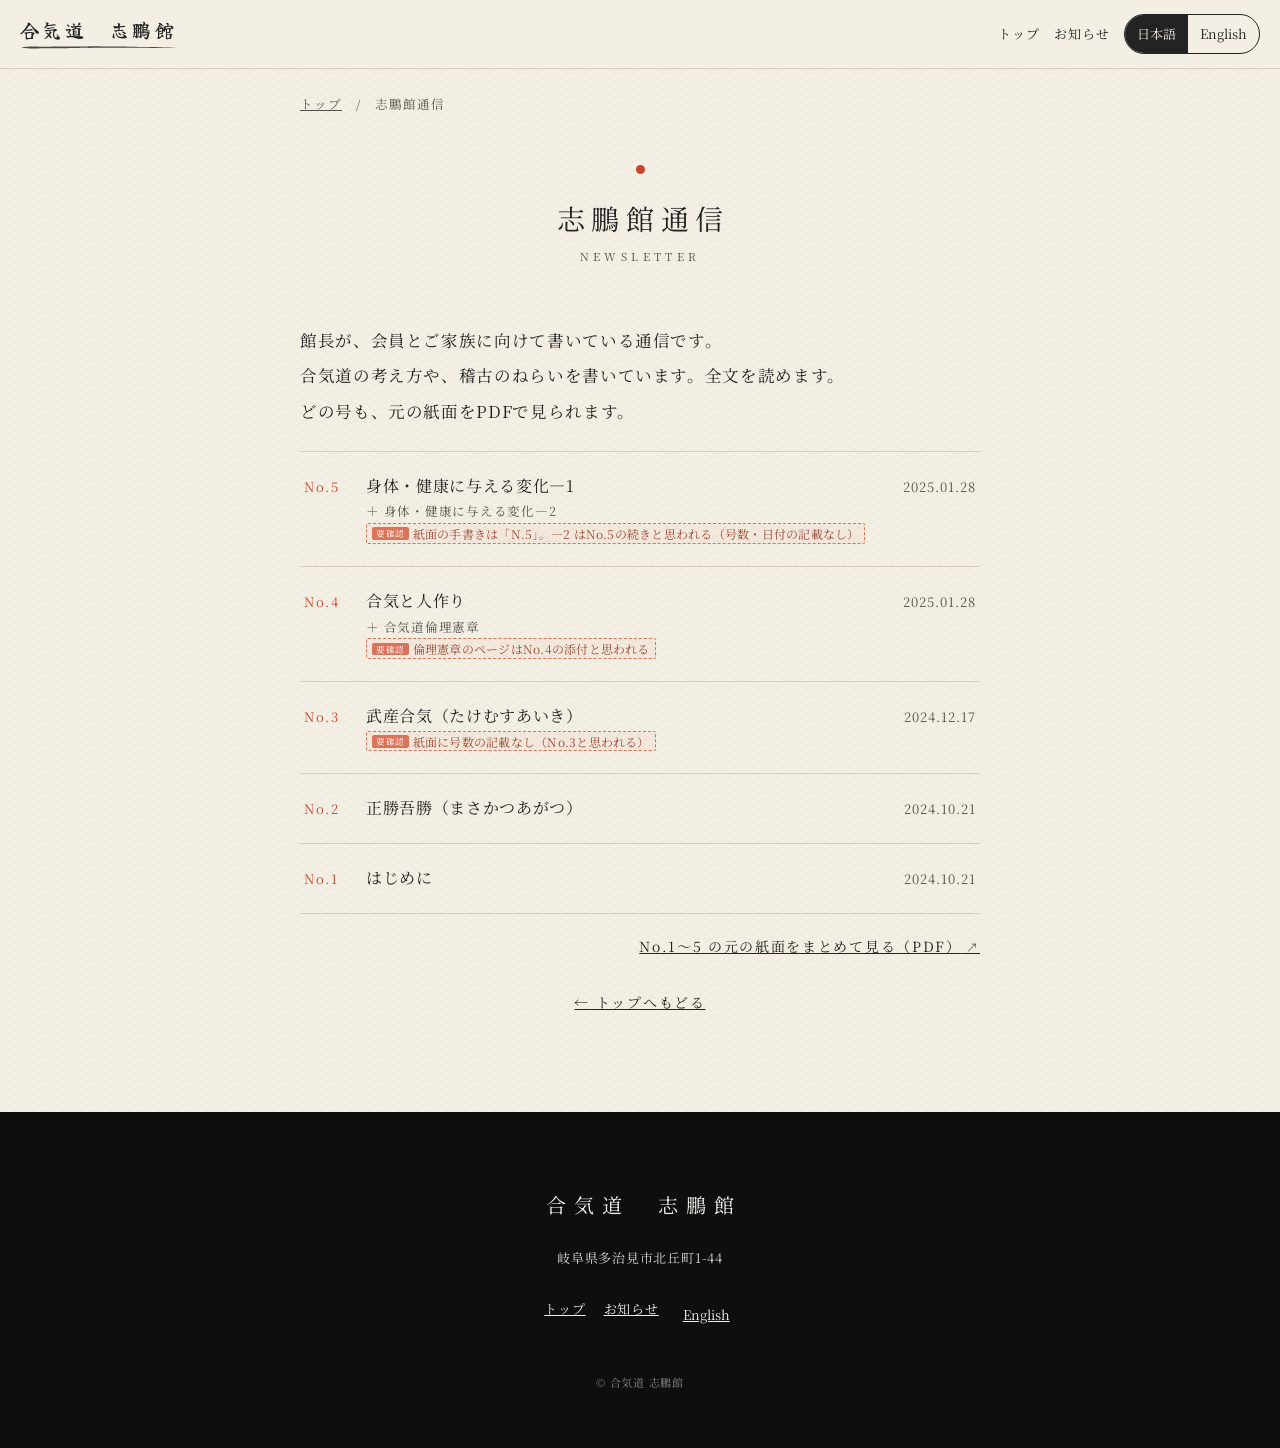
<file: tsushin/index.html>
<!doctype html>
<html lang="ja" class="no-js">
<head>
<meta charset="utf-8">
<meta name="viewport" content="width=device-width, initial-scale=1">
<title>志鵬館通信｜合気道 志鵬館（多治見）</title>
<meta name="description" content="多治見の合気道場 志鵬館の館長が、会員とご家族に向けて書いている通信。合気道の考え方や、稽古のねらいを全文で読めます。">
<meta name="robots" content="noindex"><!-- 公開直前に外す -->
<meta property="og:type" content="website">
<meta property="og:site_name" content="合気道 志鵬館">
<meta property="og:title" content="志鵬館通信｜合気道 志鵬館（多治見）">
<meta property="og:description" content="多治見の合気道場 志鵬館の館長が、会員とご家族に向けて書いている通信。合気道の考え方や、稽古のねらいを全文で読めます。">
<meta property="og:locale" content="ja_JP">
<meta name="twitter:card" content="summary">
<link rel="preconnect" href="https://fonts.googleapis.com">
<link rel="preconnect" href="https://fonts.gstatic.com" crossorigin>
<link href="https://fonts.googleapis.com/css2?family=Noto+Serif+JP:wght@300;400;600&display=swap" rel="stylesheet">
<link rel="stylesheet" href="../assets/css/site.css">
</head>
<body class="sub" data-sukashi="c" data-root="../">

<header class="top" id="top">
  <a class="mark" href="../index.html"><span class="ja">合気道　志鵬館</span><span class="en">AIKIDO SHIHOKAN</span></a>
  <div class="top-right">
    <nav class="top-nav" aria-label="ページ / Pages">
      <a href="../index.html"><span class="ja">トップ</span><span class="en">Home</span></a>
      <a href="../news.html"><span class="ja">お知らせ</span><span class="en">News</span></a>
    </nav>
    <div class="lang" role="group" aria-label="言語 / Language">
      <button type="button" data-lang="ja" aria-pressed="true"><span>日本語</span></button>
      <button type="button" data-lang="en" aria-pressed="false"><span>English</span></button>
    </div>
  </div>
</header>

<main>
  <p class="crumb"><a href="../index.html"><span class="ja">トップ</span><span class="en">Home</span></a>　/　<span class="ja">志鵬館通信</span><span class="en">Newsletter</span></p>
  <section class="sec narrow" style="padding-top:48px">
    <div class="h2"><h1><span class="ja">志鵬館通信</span><span class="en">Shihokan Newsletter</span></h1><p class="sub ja">Newsletter</p></div>
    <div class="prose">
      <p class="ja">館長が、会員とご家族に向けて書いている通信です。<br>合気道の考え方や、稽古のねらいを書いています。全文を読めます。<br>どの号も、元の紙面をPDFで見られます。</p>
      <p class="en" lang="en">A newsletter written by our chief instructor for members and their families, about the ideas behind aikido and our training. Each issue also links to the original printed page (PDF).</p>
      <p class="en jonly" lang="en">The newsletter is in Japanese only.</p>
    </div>
    <ul class="ts-list" data-tsushin="all"></ul>
    <p class="more"><a class="ext" href="../assets/pdf/shihokan-tsushin_no1-5.pdf" target="_blank" rel="noopener"><span class="ja">No.1〜5 の元の紙面をまとめて見る（PDF）</span><span class="en">All original pages, No.1–5 (PDF, Japanese)</span></a></p>
    <a class="back" href="../index.html"><span class="ja">← トップへもどる</span><span class="en">← Back to Home</span></a>
  </section>
</main>

<footer>
  <p class="fname"><span class="ja">合気道　志鵬館</span><span class="en">AIKIDO SHIHOKAN</span></p>
  <p><span class="ja">岐阜県多治見市北丘町1-44</span><span class="en">1-44 Kitaoka-cho, Tajimi, Gifu</span></p>
  <p class="fnav">
    <a href="../index.html"><span class="ja">トップ</span><span class="en">Home</span></a>
    <a href="../news.html"><span class="ja">お知らせ</span><span class="en">News</span></a>
    <button type="button" class="fl" data-lang-switch><span class="ja">English</span><span class="en">日本語</span></button>
  </p>
  <p class="copy"><span class="ja">© 合気道 志鵬館</span><span class="en">© Aikido Shihokan</span></p>
</footer>

<script src="../data/tsushin.js"></script>
<script src="../assets/js/site.js"></script>
</body>
</html>
</file>
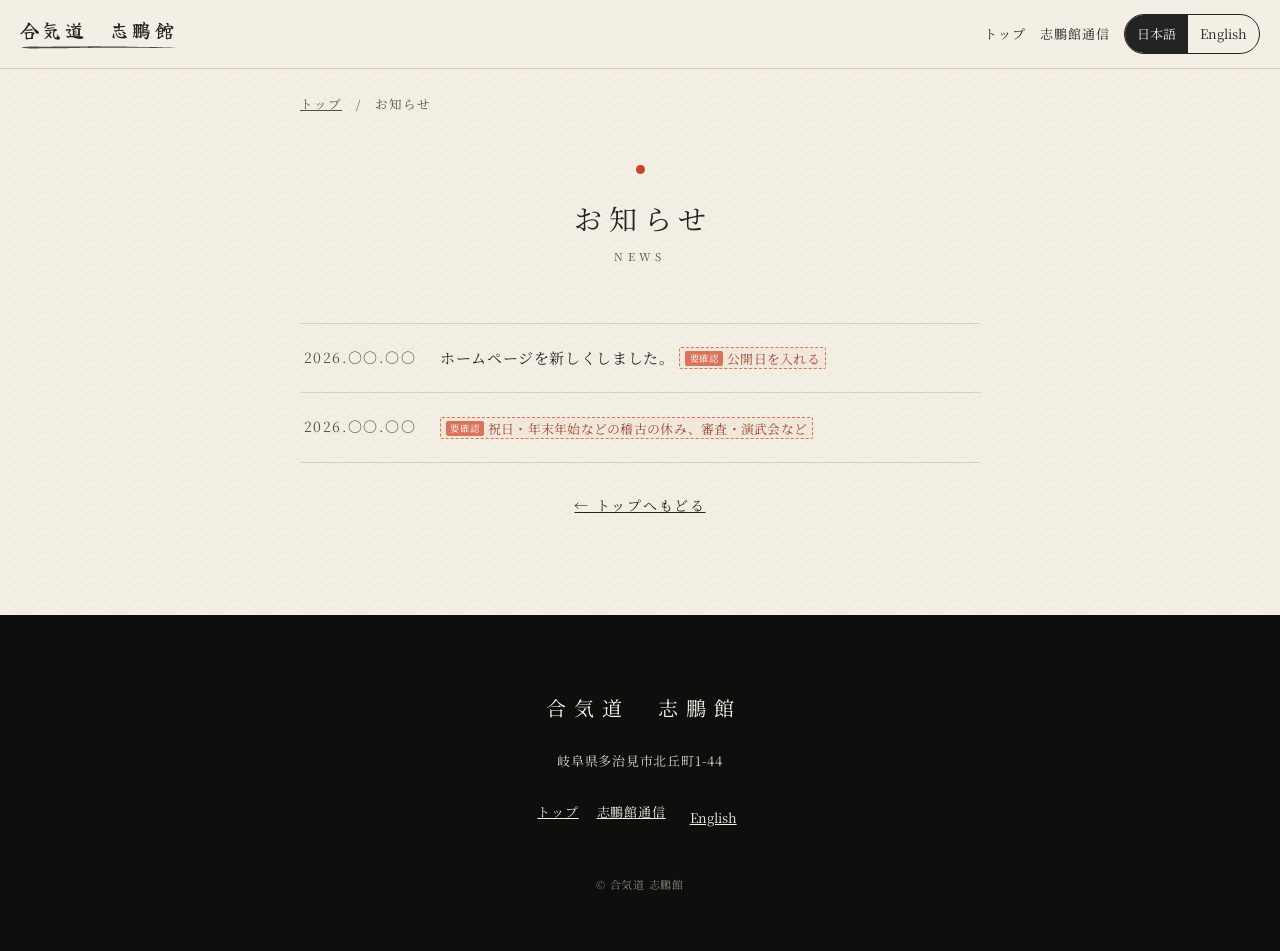
<file: news.html>
<!doctype html>
<html lang="ja" class="no-js">
<head>
<meta charset="utf-8">
<meta name="viewport" content="width=device-width, initial-scale=1">
<title>お知らせ｜合気道 志鵬館（多治見）</title>
<meta name="description" content="多治見の合気道場 志鵬館のお知らせ。稽古の休み、審査、演武会などをお知らせします。">
<meta name="robots" content="noindex"><!-- 公開直前に外す -->
<meta property="og:type" content="website">
<meta property="og:site_name" content="合気道 志鵬館">
<meta property="og:title" content="お知らせ｜合気道 志鵬館（多治見）">
<meta property="og:description" content="多治見の合気道場 志鵬館のお知らせ。稽古の休み、審査、演武会などをお知らせします。">
<meta property="og:locale" content="ja_JP">
<meta name="twitter:card" content="summary">
<link rel="preconnect" href="https://fonts.googleapis.com">
<link rel="preconnect" href="https://fonts.gstatic.com" crossorigin>
<link href="https://fonts.googleapis.com/css2?family=Noto+Serif+JP:wght@300;400;600&display=swap" rel="stylesheet">
<link rel="stylesheet" href="assets/css/site.css">
</head>
<body class="sub" data-sukashi="c" data-root="">

<header class="top" id="top">
  <a class="mark" href="index.html"><span class="ja">合気道　志鵬館</span><span class="en">AIKIDO SHIHOKAN</span></a>
  <div class="top-right">
    <nav class="top-nav" aria-label="ページ / Pages">
      <a href="index.html"><span class="ja">トップ</span><span class="en">Home</span></a>
      <a href="tsushin/index.html"><span class="ja">志鵬館通信</span><span class="en">Newsletter</span></a>
    </nav>
    <div class="lang" role="group" aria-label="言語 / Language">
      <button type="button" data-lang="ja" aria-pressed="true"><span>日本語</span></button>
      <button type="button" data-lang="en" aria-pressed="false"><span>English</span></button>
    </div>
  </div>
</header>

<main>
  <p class="crumb"><a href="index.html"><span class="ja">トップ</span><span class="en">Home</span></a>　/　<span class="ja">お知らせ</span><span class="en">News</span></p>
  <section class="sec narrow" style="padding-top:48px">
    <div class="h2"><h1><span class="ja">お知らせ</span><span class="en">News</span></h1><p class="sub ja">News</p></div>
    <ul class="news" data-news="all"></ul>
    <a class="back" href="index.html"><span class="ja">← トップへもどる</span><span class="en">← Back to Home</span></a>
  </section>
</main>

<footer>
  <p class="fname"><span class="ja">合気道　志鵬館</span><span class="en">AIKIDO SHIHOKAN</span></p>
  <p><span class="ja">岐阜県多治見市北丘町1-44</span><span class="en">1-44 Kitaoka-cho, Tajimi, Gifu</span></p>
  <p class="fnav">
    <a href="index.html"><span class="ja">トップ</span><span class="en">Home</span></a>
    <a href="tsushin/index.html"><span class="ja">志鵬館通信</span><span class="en">Newsletter</span></a>
    <button type="button" class="fl" data-lang-switch><span class="ja">English</span><span class="en">日本語</span></button>
  </p>
  <p class="copy"><span class="ja">© 合気道 志鵬館</span><span class="en">© Aikido Shihokan</span></p>
</footer>

<script src="data/news.js"></script>
<script src="assets/js/site.js"></script>
</body>
</html>
</file>
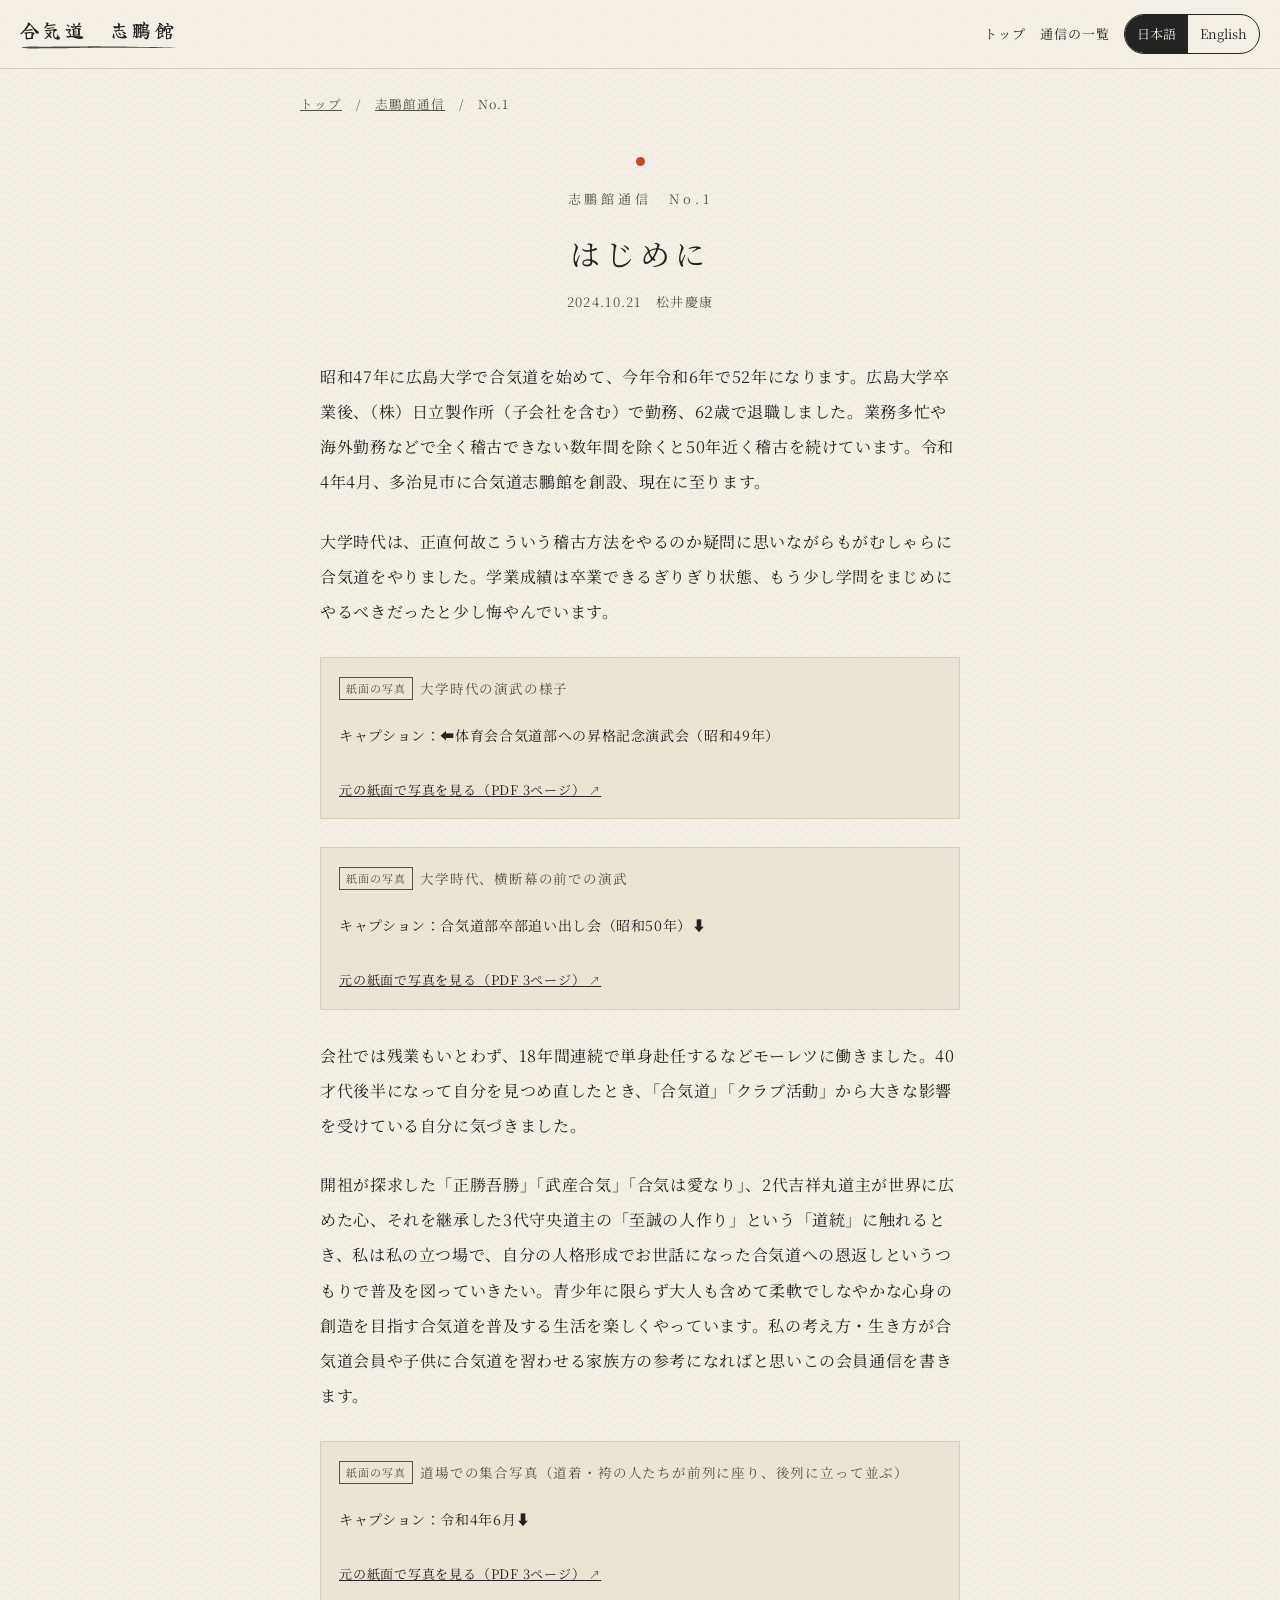
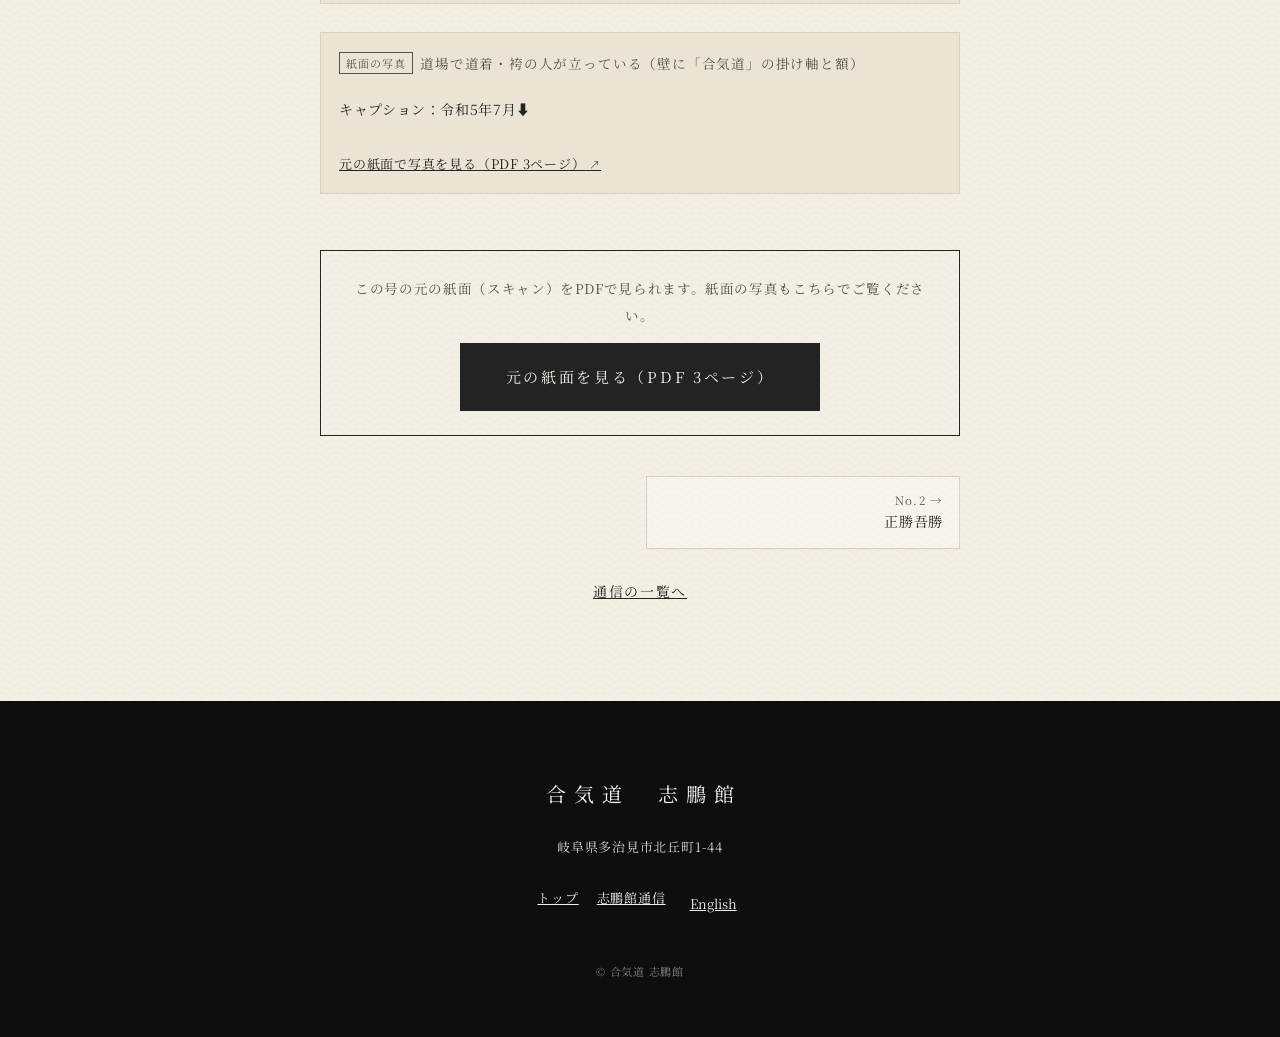
<file: tsushin/no01.html>
<!doctype html>
<html lang="ja" class="no-js">
<head>
<meta charset="utf-8">
<meta name="viewport" content="width=device-width, initial-scale=1">
<title>はじめに｜志鵬館通信 No.1｜合気道 志鵬館</title>
<meta name="description" content="志鵬館通信 No.1「はじめに」（2024.10.21 松井慶康）。館長が合気道を始めてからの歩みと、この通信を書くわけ。">
<meta name="robots" content="noindex"><!-- 公開直前に外す -->
<meta property="og:type" content="article">
<meta property="og:site_name" content="合気道 志鵬館">
<meta property="og:title" content="はじめに｜志鵬館通信 No.1｜合気道 志鵬館">
<meta property="og:description" content="志鵬館通信 No.1「はじめに」（2024.10.21 松井慶康）。館長が合気道を始めてからの歩みと、この通信を書くわけ。">
<meta property="og:locale" content="ja_JP">
<meta name="twitter:card" content="summary">
<link rel="preconnect" href="https://fonts.googleapis.com">
<link rel="preconnect" href="https://fonts.gstatic.com" crossorigin>
<link href="https://fonts.googleapis.com/css2?family=Noto+Serif+JP:wght@300;400;600&display=swap" rel="stylesheet">
<link rel="stylesheet" href="../assets/css/site.css">
</head>
<body class="sub" data-sukashi="c" data-root="../">

<header class="top" id="top">
  <a class="mark" href="../index.html"><span class="ja">合気道　志鵬館</span><span class="en">AIKIDO SHIHOKAN</span></a>
  <div class="top-right">
    <nav class="top-nav" aria-label="ページ / Pages">
      <a href="../index.html"><span class="ja">トップ</span><span class="en">Home</span></a>
      <a href="index.html"><span class="ja">通信の一覧</span><span class="en">All issues</span></a>
    </nav>
    <div class="lang" role="group" aria-label="言語 / Language">
      <button type="button" data-lang="ja" aria-pressed="true"><span>日本語</span></button>
      <button type="button" data-lang="en" aria-pressed="false"><span>English</span></button>
    </div>
  </div>
</header>

<main>
  <p class="crumb"><a href="../index.html"><span class="ja">トップ</span><span class="en">Home</span></a>　/　<a href="index.html"><span class="ja">志鵬館通信</span><span class="en">Newsletter</span></a>　/　No.1</p>
  <article class="article" lang="ja">
    <p class="en jonly" lang="en">This newsletter is in Japanese only.</p>
    <header class="head">
      <p class="series">志鵬館通信　No.1</p>
      <h1>はじめに</h1>
      <p class="meta"><time>2024.10.21</time>　松井慶康</p>
    </header>
    <div class="body">
<p>昭和47年に広島大学で合気道を始めて、今年令和6年で52年になります。広島大学卒業後、（株）日立製作所（子会社を含む）で勤務、62歳で退職しました。業務多忙や海外勤務などで全く稽古できない数年間を除くと50年近く稽古を続けています。令和4年4月、多治見市に合気道志鵬館を創設、現在に至ります。</p><p>大学時代は、正直何故こういう稽古方法をやるのか疑問に思いながらもがむしゃらに合気道をやりました。学業成績は卒業できるぎりぎり状態、もう少し学問をまじめにやるべきだったと少し悔やんでいます。</p><figure class="paper-photo"><p class="what">大学時代の演武の様子</p><p class="cap">キャプション：⬅体育会合気道部への昇格記念演武会（昭和49年）</p><a class="ext" href="../assets/pdf/shihokan-tsushin_no1-5.pdf#page=3" target="_blank" rel="noopener">元の紙面で写真を見る（PDF 3ページ）</a></figure><figure class="paper-photo"><p class="what">大学時代、横断幕の前での演武</p><p class="cap">キャプション：合気道部卒部追い出し会（昭和50年）⬇</p><a class="ext" href="../assets/pdf/shihokan-tsushin_no1-5.pdf#page=3" target="_blank" rel="noopener">元の紙面で写真を見る（PDF 3ページ）</a></figure><p>会社では残業もいとわず、18年間連続で単身赴任するなどモーレツに働きました。40才代後半になって自分を見つめ直したとき、「合気道」「クラブ活動」から大きな影響を受けている自分に気づきました。</p><p>開祖が探求した「正勝吾勝」「武産合気」「合気は愛なり」、2代吉祥丸道主が世界に広めた心、それを継承した3代守央道主の「至誠の人作り」という「道統」に触れるとき、私は私の立つ場で、自分の人格形成でお世話になった合気道への恩返しというつもりで普及を図っていきたい。青少年に限らず大人も含めて柔軟でしなやかな心身の創造を目指す合気道を普及する生活を楽しくやっています。私の考え方・生き方が合気道会員や子供に合気道を習わせる家族方の参考になればと思いこの会員通信を書きます。</p><figure class="paper-photo"><p class="what">道場での集合写真（道着・袴の人たちが前列に座り、後列に立って並ぶ）</p><p class="cap">キャプション：令和4年6月⬇</p><a class="ext" href="../assets/pdf/shihokan-tsushin_no1-5.pdf#page=3" target="_blank" rel="noopener">元の紙面で写真を見る（PDF 3ページ）</a></figure><figure class="paper-photo"><p class="what">道場で道着・袴の人が立っている（壁に「合気道」の掛け軸と額）</p><p class="cap">キャプション：令和5年7月⬇</p><a class="ext" href="../assets/pdf/shihokan-tsushin_no1-5.pdf#page=3" target="_blank" rel="noopener">元の紙面で写真を見る（PDF 3ページ）</a></figure>
    </div>
    <div class="pdf-box">
      <p class="ja">この号の元の紙面（スキャン）をPDFで見られます。紙面の写真もこちらでご覧ください。</p>
      <p class="en" lang="en">See the original printed page (scanned PDF).</p>
      <a class="btn" href="../assets/pdf/shihokan-tsushin_no1-5.pdf#page=3" target="_blank" rel="noopener"><span class="ja">元の紙面を見る（PDF 3ページ）</span><span class="en">Original page (PDF p.3)</span></a>
    </div>
    <nav class="pager" aria-label="前後の号 / Issues">
      <a class="next" href="no02.html"><small>No.2 →</small>正勝吾勝</a>
    </nav>
    <a class="back" href="index.html"><span class="ja">通信の一覧へ</span><span class="en">All issues</span></a>
  </article>
</main>

<footer>
  <p class="fname"><span class="ja">合気道　志鵬館</span><span class="en">AIKIDO SHIHOKAN</span></p>
  <p><span class="ja">岐阜県多治見市北丘町1-44</span><span class="en">1-44 Kitaoka-cho, Tajimi, Gifu</span></p>
  <p class="fnav">
    <a href="../index.html"><span class="ja">トップ</span><span class="en">Home</span></a>
    <a href="index.html"><span class="ja">志鵬館通信</span><span class="en">Newsletter</span></a>
    <button type="button" class="fl" data-lang-switch><span class="ja">English</span><span class="en">日本語</span></button>
  </p>
  <p class="copy"><span class="ja">© 合気道 志鵬館</span><span class="en">© Aikido Shihokan</span></p>
</footer>

<script src="../assets/js/site.js"></script>
</body>
</html>
</file>
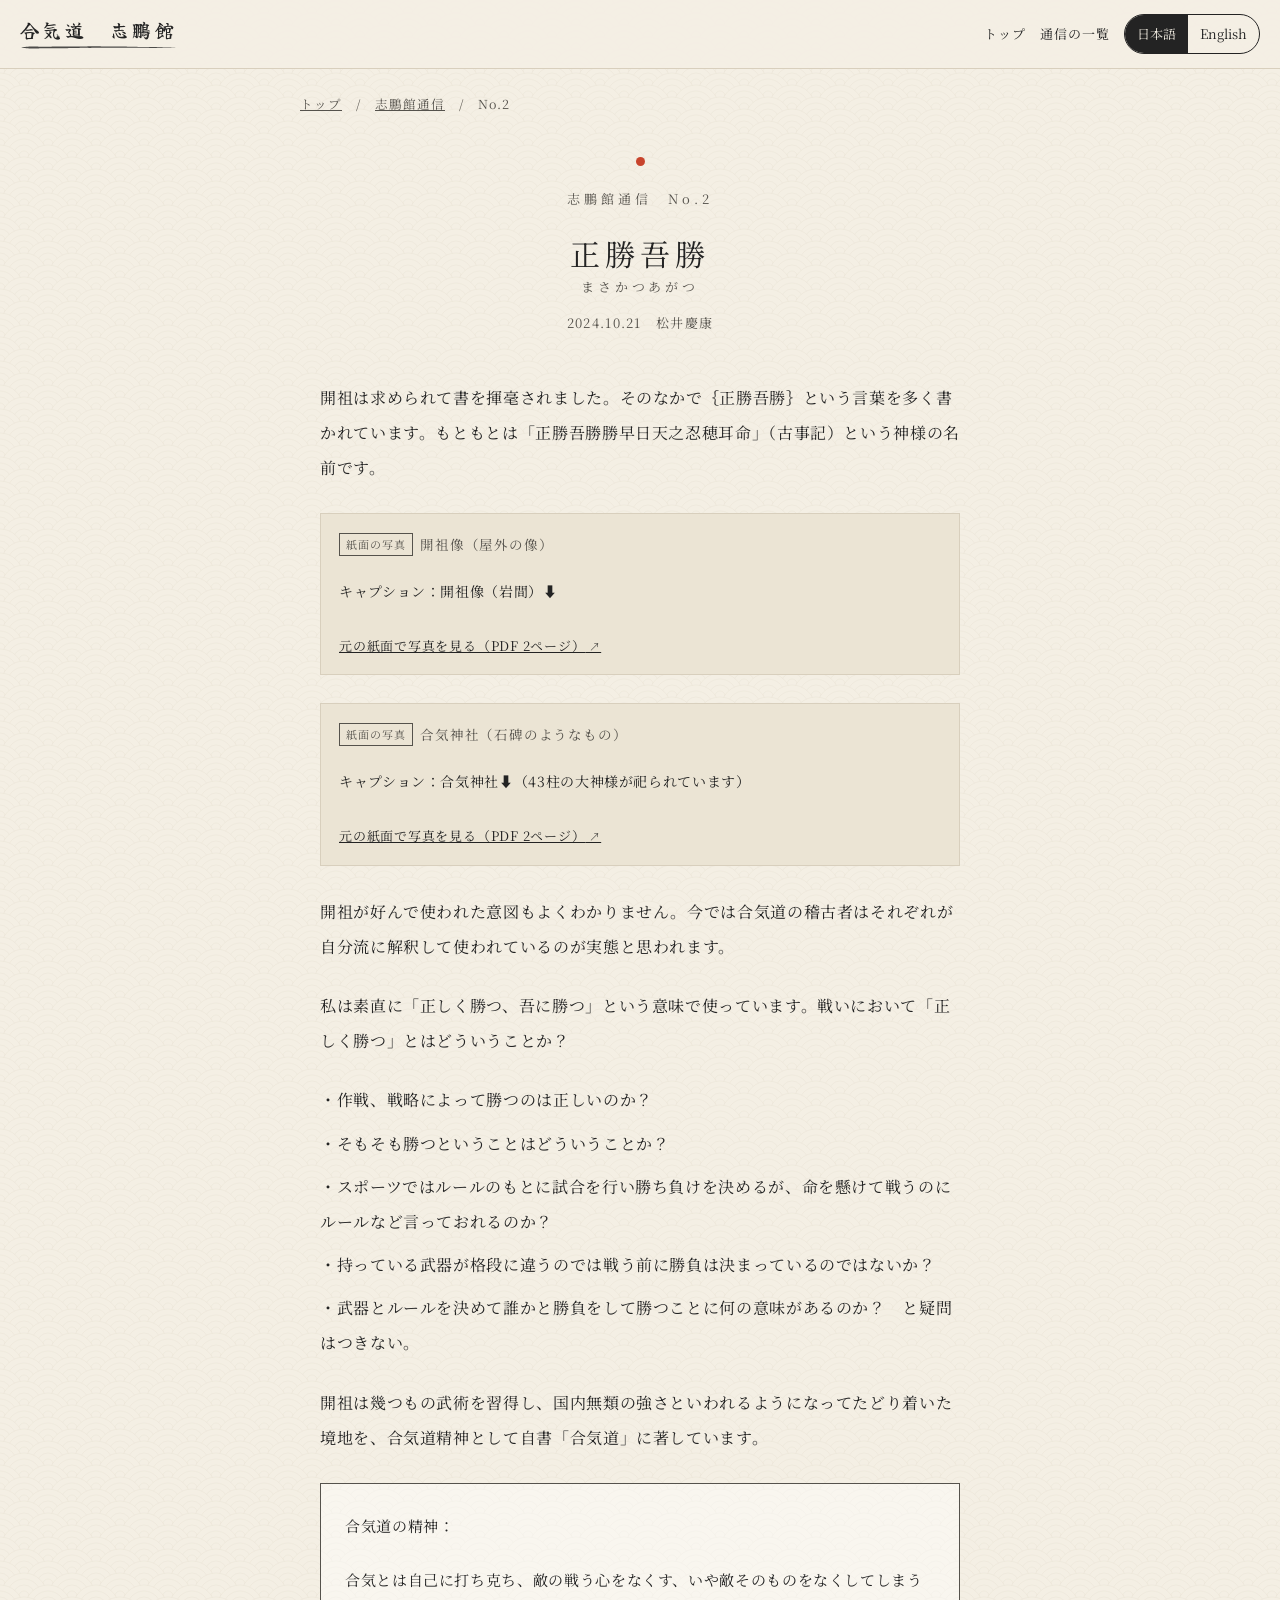
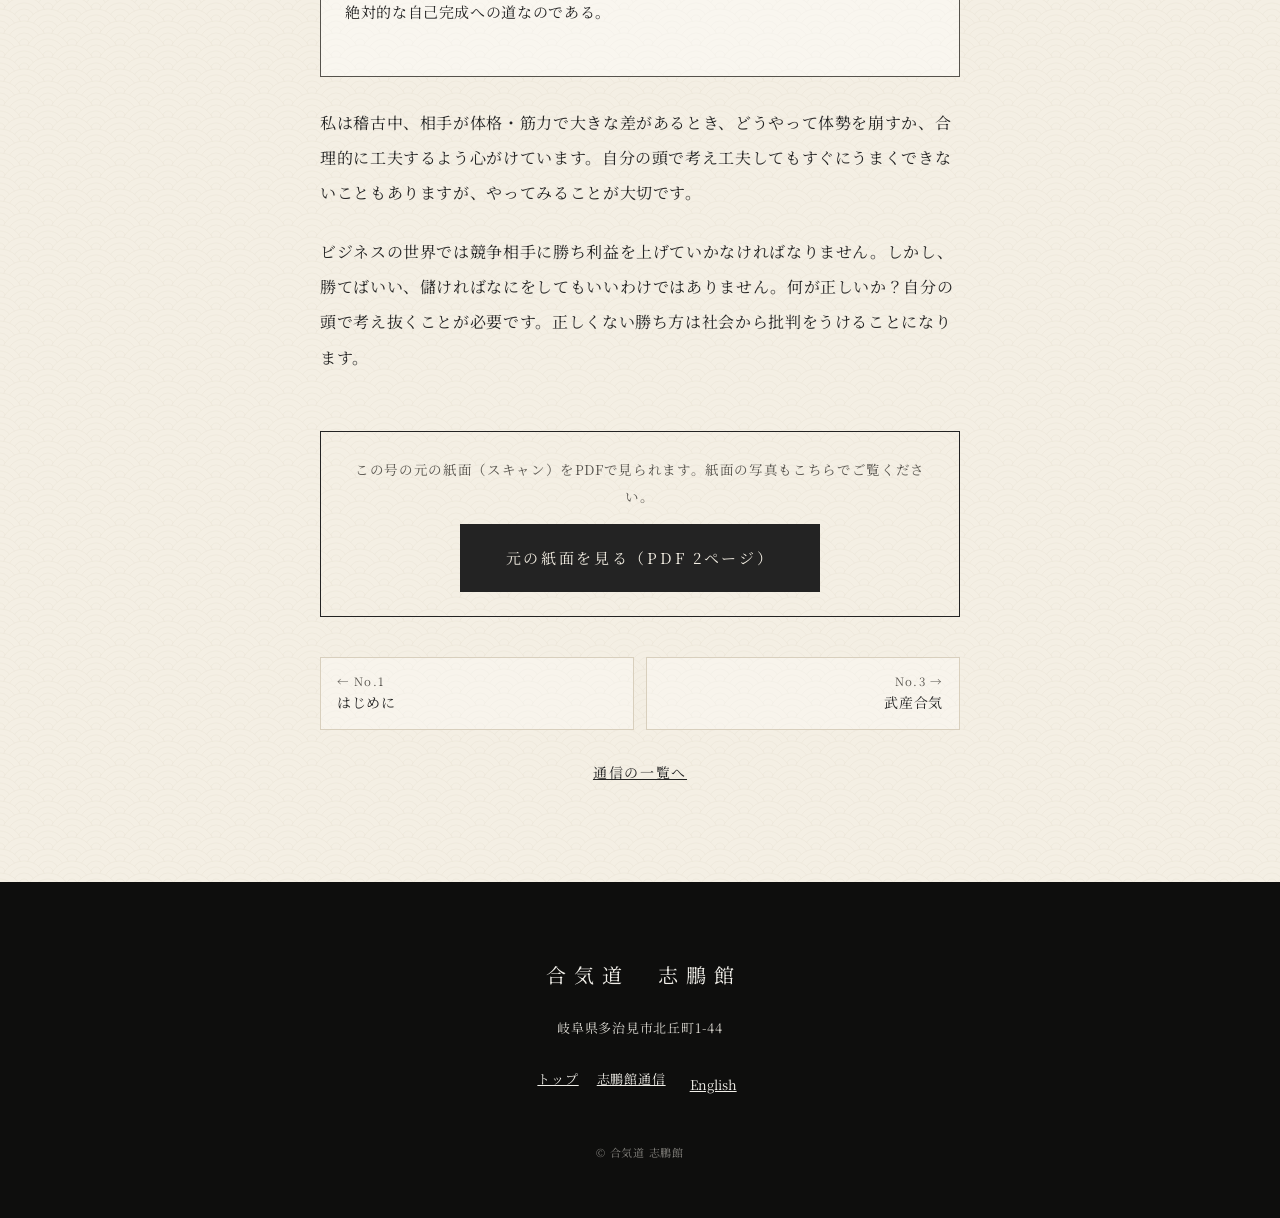
<file: tsushin/no02.html>
<!doctype html>
<html lang="ja" class="no-js">
<head>
<meta charset="utf-8">
<meta name="viewport" content="width=device-width, initial-scale=1">
<title>正勝吾勝（まさかつあがつ）｜志鵬館通信 No.2｜合気道 志鵬館</title>
<meta name="description" content="志鵬館通信 No.2「正勝吾勝（まさかつあがつ）」（2024.10.21 松井慶康）。「正しく勝つ、吾に勝つ」という言葉について。">
<meta name="robots" content="noindex"><!-- 公開直前に外す -->
<meta property="og:type" content="article">
<meta property="og:site_name" content="合気道 志鵬館">
<meta property="og:title" content="正勝吾勝（まさかつあがつ）｜志鵬館通信 No.2｜合気道 志鵬館">
<meta property="og:description" content="志鵬館通信 No.2「正勝吾勝（まさかつあがつ）」（2024.10.21 松井慶康）。「正しく勝つ、吾に勝つ」という言葉について。">
<meta property="og:locale" content="ja_JP">
<meta name="twitter:card" content="summary">
<link rel="preconnect" href="https://fonts.googleapis.com">
<link rel="preconnect" href="https://fonts.gstatic.com" crossorigin>
<link href="https://fonts.googleapis.com/css2?family=Noto+Serif+JP:wght@300;400;600&display=swap" rel="stylesheet">
<link rel="stylesheet" href="../assets/css/site.css">
</head>
<body class="sub" data-sukashi="c" data-root="../">

<header class="top" id="top">
  <a class="mark" href="../index.html"><span class="ja">合気道　志鵬館</span><span class="en">AIKIDO SHIHOKAN</span></a>
  <div class="top-right">
    <nav class="top-nav" aria-label="ページ / Pages">
      <a href="../index.html"><span class="ja">トップ</span><span class="en">Home</span></a>
      <a href="index.html"><span class="ja">通信の一覧</span><span class="en">All issues</span></a>
    </nav>
    <div class="lang" role="group" aria-label="言語 / Language">
      <button type="button" data-lang="ja" aria-pressed="true"><span>日本語</span></button>
      <button type="button" data-lang="en" aria-pressed="false"><span>English</span></button>
    </div>
  </div>
</header>

<main>
  <p class="crumb"><a href="../index.html"><span class="ja">トップ</span><span class="en">Home</span></a>　/　<a href="index.html"><span class="ja">志鵬館通信</span><span class="en">Newsletter</span></a>　/　No.2</p>
  <article class="article" lang="ja">
    <p class="en jonly" lang="en">This newsletter is in Japanese only.</p>
    <header class="head">
      <p class="series">志鵬館通信　No.2</p>
      <h1>正勝吾勝<span class="ruby">まさかつあがつ</span></h1>
      <p class="meta"><time>2024.10.21</time>　松井慶康</p>
    </header>
    <div class="body">
<p>開祖は求められて書を揮毫されました。そのなかで｛正勝吾勝｝という言葉を多く書かれています。もともとは「正勝吾勝勝早日天之忍穂耳命」（古事記）という神様の名前です。</p><figure class="paper-photo"><p class="what">開祖像（屋外の像）</p><p class="cap">キャプション：開祖像（岩間）⬇</p><a class="ext" href="../assets/pdf/shihokan-tsushin_no1-5.pdf#page=2" target="_blank" rel="noopener">元の紙面で写真を見る（PDF 2ページ）</a></figure><figure class="paper-photo"><p class="what">合気神社（石碑のようなもの）</p><p class="cap">キャプション：合気神社⬇（43柱の大神様が祀られています）</p><a class="ext" href="../assets/pdf/shihokan-tsushin_no1-5.pdf#page=2" target="_blank" rel="noopener">元の紙面で写真を見る（PDF 2ページ）</a></figure><p>開祖が好んで使われた意図もよくわかりません。今では合気道の稽古者はそれぞれが自分流に解釈して使われているのが実態と思われます。</p><p>私は素直に「正しく勝つ、吾に勝つ」という意味で使っています。戦いにおいて「正しく勝つ」とはどういうことか？</p><div class="lines"><p>・作戦、戦略によって勝つのは正しいのか？</p><p>・そもそも勝つということはどういうことか？</p><p>・スポーツではルールのもとに試合を行い勝ち負けを決めるが、命を懸けて戦うのにルールなど言っておれるのか？</p><p>・持っている武器が格段に違うのでは戦う前に勝負は決まっているのではないか？</p><p>・武器とルールを決めて誰かと勝負をして勝つことに何の意味があるのか？　と疑問はつきない。</p></div><p>開祖は幾つもの武術を習得し、国内無類の強さといわれるようになってたどり着いた境地を、合気道精神として自書「合気道」に著しています。</p><div class="box"><p>合気道の精神：</p><p>合気とは自己に打ち克ち、敵の戦う心をなくす、いや敵そのものをなくしてしまう絶対的な自己完成への道なのである。</p></div><p>私は稽古中、相手が体格・筋力で大きな差があるとき、どうやって体勢を崩すか、合理的に工夫するよう心がけています。自分の頭で考え工夫してもすぐにうまくできないこともありますが、やってみることが大切です。</p><p>ビジネスの世界では競争相手に勝ち利益を上げていかなければなりません。しかし、勝てばいい、儲ければなにをしてもいいわけではありません。何が正しいか？自分の頭で考え抜くことが必要です。正しくない勝ち方は社会から批判をうけることになります。</p>
    </div>
    <div class="pdf-box">
      <p class="ja">この号の元の紙面（スキャン）をPDFで見られます。紙面の写真もこちらでご覧ください。</p>
      <p class="en" lang="en">See the original printed page (scanned PDF).</p>
      <a class="btn" href="../assets/pdf/shihokan-tsushin_no1-5.pdf#page=2" target="_blank" rel="noopener"><span class="ja">元の紙面を見る（PDF 2ページ）</span><span class="en">Original page (PDF p.2)</span></a>
    </div>
    <nav class="pager" aria-label="前後の号 / Issues">
      <a class="prev" href="no01.html"><small>← No.1</small>はじめに</a>
      <a class="next" href="no03.html"><small>No.3 →</small>武産合気</a>
    </nav>
    <a class="back" href="index.html"><span class="ja">通信の一覧へ</span><span class="en">All issues</span></a>
  </article>
</main>

<footer>
  <p class="fname"><span class="ja">合気道　志鵬館</span><span class="en">AIKIDO SHIHOKAN</span></p>
  <p><span class="ja">岐阜県多治見市北丘町1-44</span><span class="en">1-44 Kitaoka-cho, Tajimi, Gifu</span></p>
  <p class="fnav">
    <a href="../index.html"><span class="ja">トップ</span><span class="en">Home</span></a>
    <a href="index.html"><span class="ja">志鵬館通信</span><span class="en">Newsletter</span></a>
    <button type="button" class="fl" data-lang-switch><span class="ja">English</span><span class="en">日本語</span></button>
  </p>
  <p class="copy"><span class="ja">© 合気道 志鵬館</span><span class="en">© Aikido Shihokan</span></p>
</footer>

<script src="../assets/js/site.js"></script>
</body>
</html>
</file>
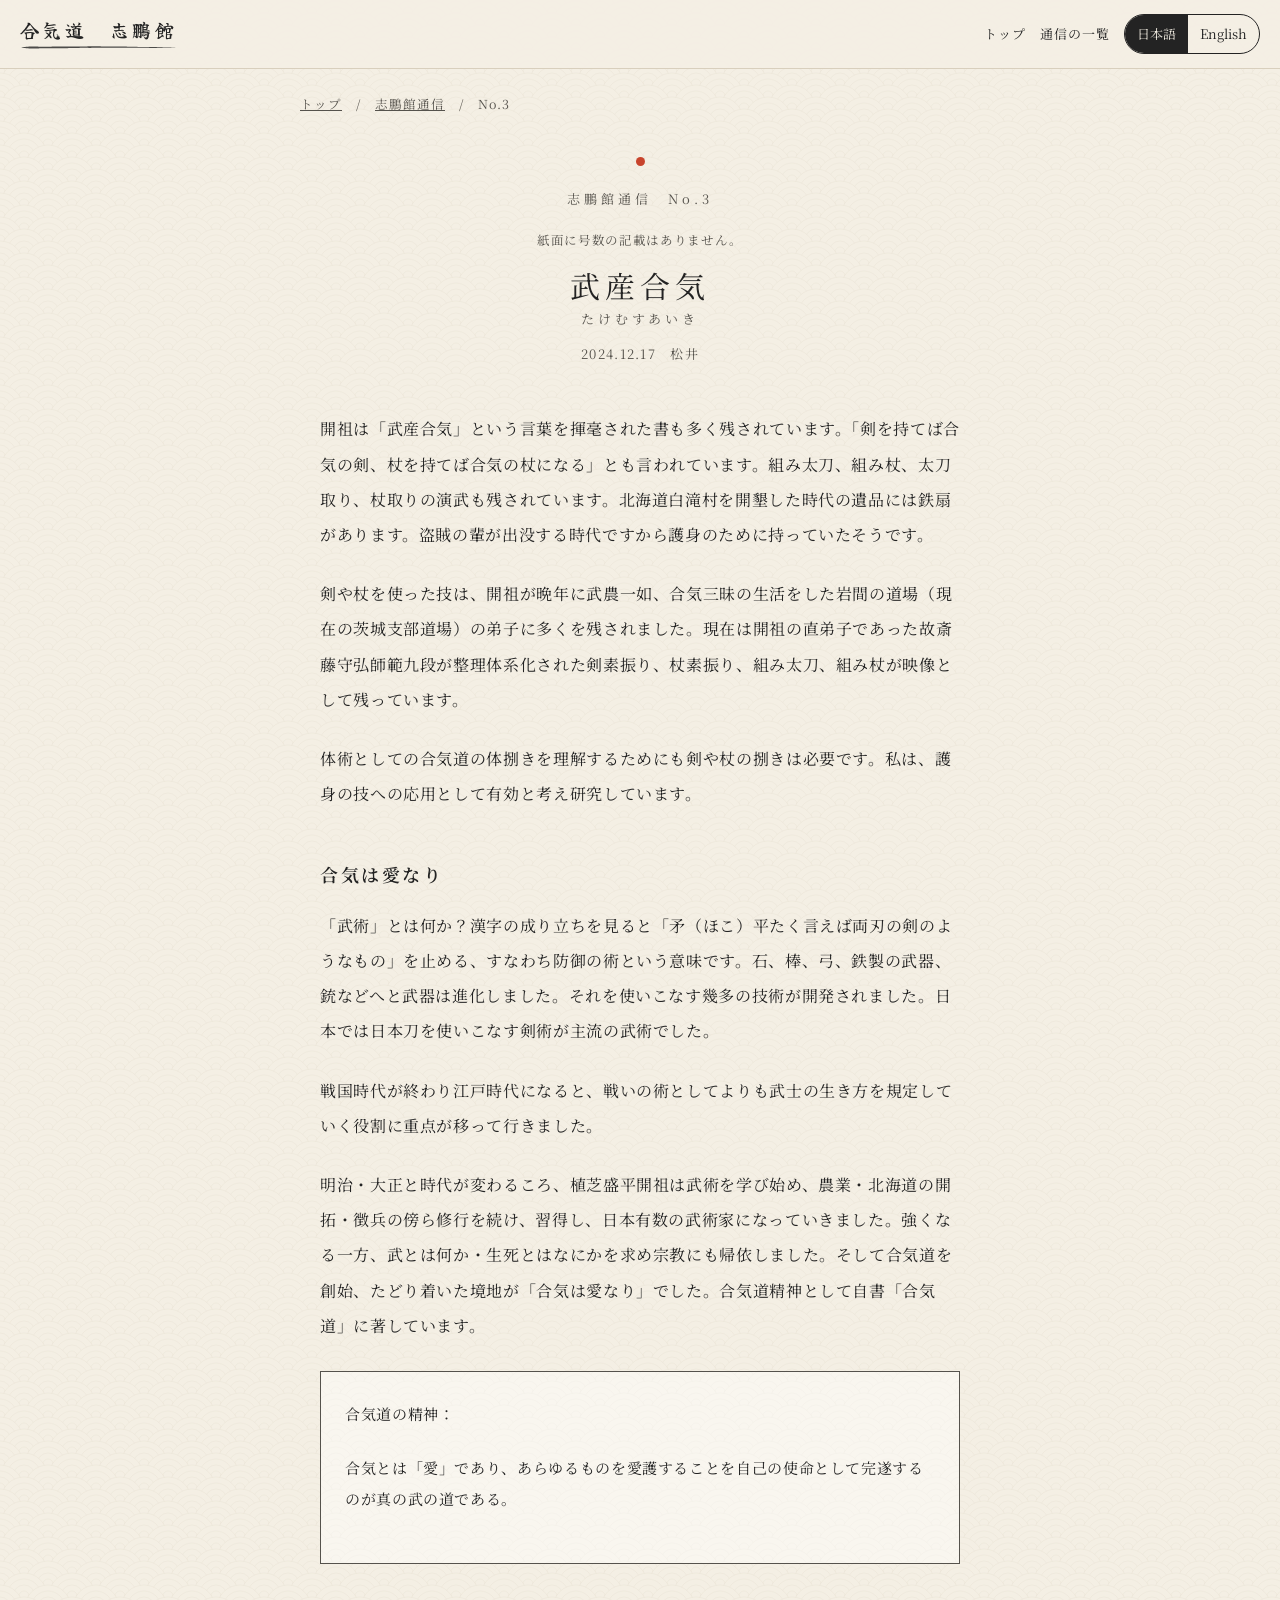
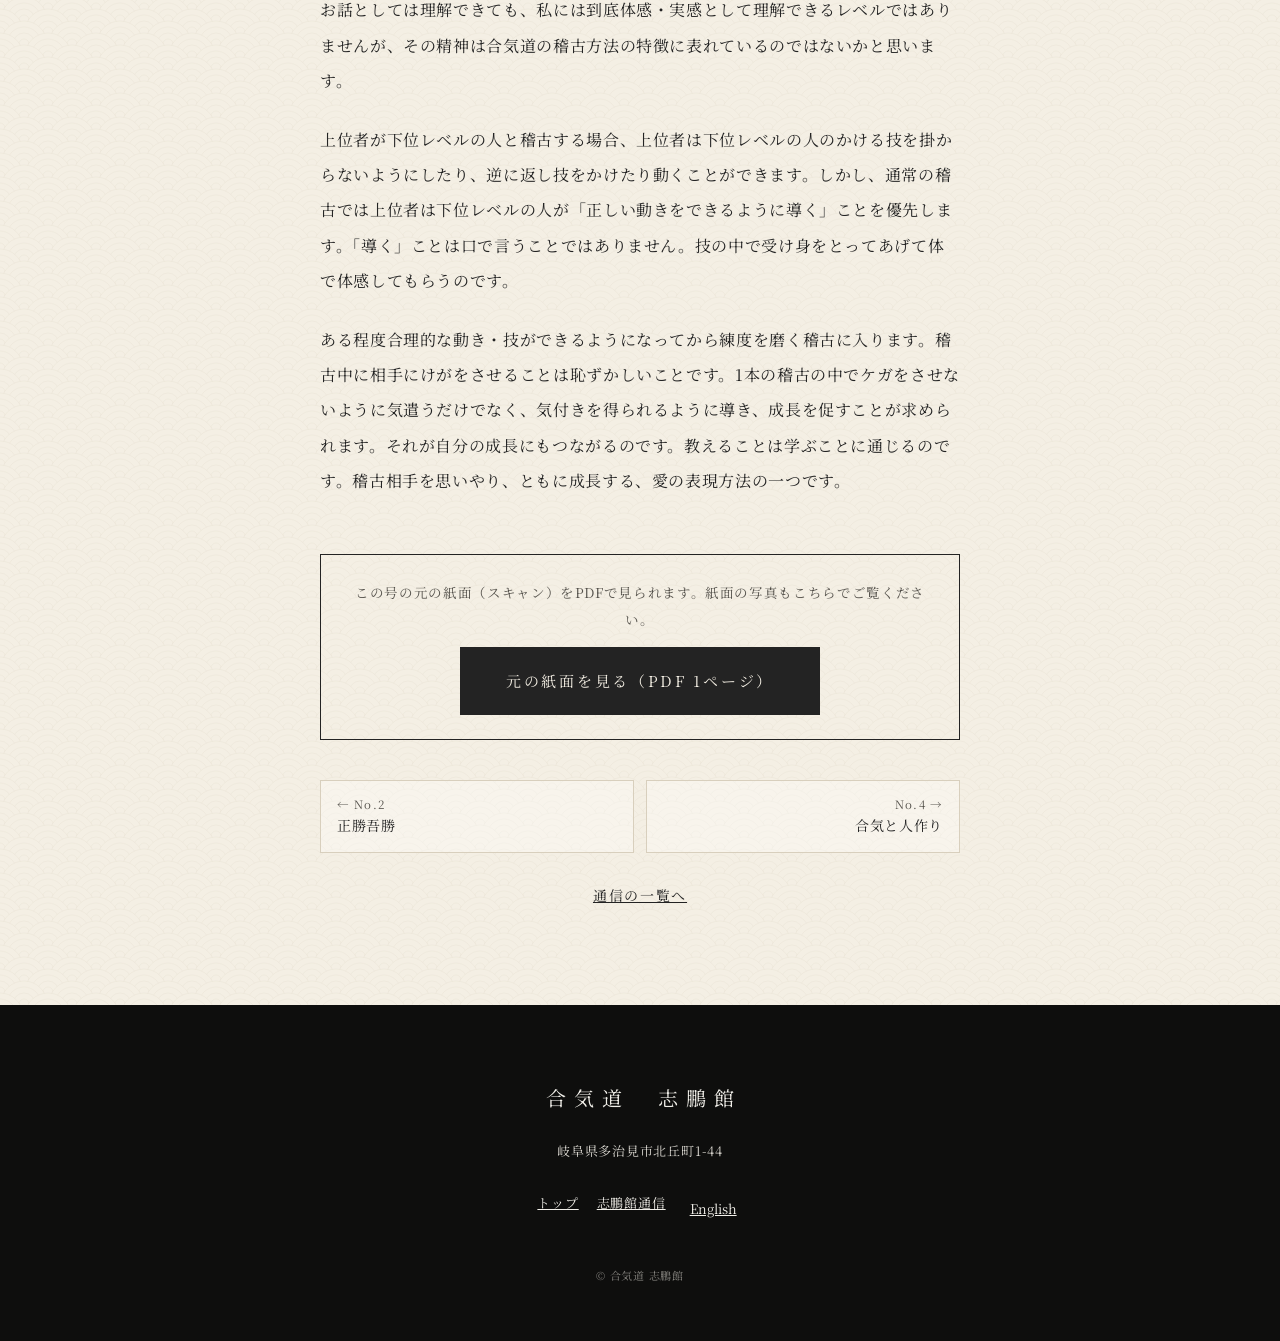
<file: tsushin/no03.html>
<!doctype html>
<html lang="ja" class="no-js">
<head>
<meta charset="utf-8">
<meta name="viewport" content="width=device-width, initial-scale=1">
<title>武産合気（たけむすあいき）｜志鵬館通信 No.3｜合気道 志鵬館</title>
<meta name="description" content="志鵬館通信「武産合気（たけむすあいき）」（2024.12.17 松井）。剣・杖の稽古と、「合気は愛なり」。">
<meta name="robots" content="noindex"><!-- 公開直前に外す -->
<meta property="og:type" content="article">
<meta property="og:site_name" content="合気道 志鵬館">
<meta property="og:title" content="武産合気（たけむすあいき）｜志鵬館通信 No.3｜合気道 志鵬館">
<meta property="og:description" content="志鵬館通信「武産合気（たけむすあいき）」（2024.12.17 松井）。剣・杖の稽古と、「合気は愛なり」。">
<meta property="og:locale" content="ja_JP">
<meta name="twitter:card" content="summary">
<link rel="preconnect" href="https://fonts.googleapis.com">
<link rel="preconnect" href="https://fonts.gstatic.com" crossorigin>
<link href="https://fonts.googleapis.com/css2?family=Noto+Serif+JP:wght@300;400;600&display=swap" rel="stylesheet">
<link rel="stylesheet" href="../assets/css/site.css">
</head>
<body class="sub" data-sukashi="c" data-root="../">

<header class="top" id="top">
  <a class="mark" href="../index.html"><span class="ja">合気道　志鵬館</span><span class="en">AIKIDO SHIHOKAN</span></a>
  <div class="top-right">
    <nav class="top-nav" aria-label="ページ / Pages">
      <a href="../index.html"><span class="ja">トップ</span><span class="en">Home</span></a>
      <a href="index.html"><span class="ja">通信の一覧</span><span class="en">All issues</span></a>
    </nav>
    <div class="lang" role="group" aria-label="言語 / Language">
      <button type="button" data-lang="ja" aria-pressed="true"><span>日本語</span></button>
      <button type="button" data-lang="en" aria-pressed="false"><span>English</span></button>
    </div>
  </div>
</header>

<main>
  <p class="crumb"><a href="../index.html"><span class="ja">トップ</span><span class="en">Home</span></a>　/　<a href="index.html"><span class="ja">志鵬館通信</span><span class="en">Newsletter</span></a>　/　No.3</p>
  <article class="article" lang="ja">
    <p class="en jonly" lang="en">This newsletter is in Japanese only.</p>
    <header class="head">
      <p class="series">志鵬館通信　No.3</p>
      <p class="note-small" style="margin:6px 0 0">紙面に号数の記載はありません。</p>
      <h1>武産合気<span class="ruby">たけむすあいき</span></h1>
      <p class="meta"><time>2024.12.17</time>　松井</p>
    </header>
    <div class="body">
<p>開祖は「武産合気」という言葉を揮毫された書も多く残されています。「剣を持てば合気の剣、杖を持てば合気の杖になる」とも言われています。組み太刀、組み杖、太刀取り、杖取りの演武も残されています。北海道白滝村を開墾した時代の遺品には鉄扇があります。盗賊の輩が出没する時代ですから護身のために持っていたそうです。</p><p>剣や杖を使った技は、開祖が晩年に武農一如、合気三昧の生活をした岩間の道場（現在の茨城支部道場）の弟子に多くを残されました。現在は開祖の直弟子であった故斎藤守弘師範九段が整理体系化された剣素振り、杖素振り、組み太刀、組み杖が映像として残っています。</p><p>体術としての合気道の体捌きを理解するためにも剣や杖の捌きは必要です。私は、護身の技への応用として有効と考え研究しています。</p><h2>合気は愛なり</h2><p>「武術」とは何か？漢字の成り立ちを見ると「矛（ほこ）平たく言えば両刃の剣のようなもの」を止める、すなわち防御の術という意味です。石、棒、弓、鉄製の武器、銃などへと武器は進化しました。それを使いこなす幾多の技術が開発されました。日本では日本刀を使いこなす剣術が主流の武術でした。</p><p>戦国時代が終わり江戸時代になると、戦いの術としてよりも武士の生き方を規定していく役割に重点が移って行きました。</p><p>明治・大正と時代が変わるころ、植芝盛平開祖は武術を学び始め、農業・北海道の開拓・徴兵の傍ら修行を続け、習得し、日本有数の武術家になっていきました。強くなる一方、武とは何か・生死とはなにかを求め宗教にも帰依しました。そして合気道を創始、たどり着いた境地が「合気は愛なり」でした。合気道精神として自書「合気道」に著しています。</p><div class="box"><p>合気道の精神：</p><p>合気とは「愛」であり、あらゆるものを愛護することを自己の使命として完遂するのが真の武の道である。</p></div><p>お話としては理解できても、私には到底体感・実感として理解できるレベルではありませんが、その精神は合気道の稽古方法の特徴に表れているのではないかと思います。</p><p>上位者が下位レベルの人と稽古する場合、上位者は下位レベルの人のかける技を掛からないようにしたり、逆に返し技をかけたり動くことができます。しかし、通常の稽古では上位者は下位レベルの人が「正しい動きをできるように導く」ことを優先します。「導く」ことは口で言うことではありません。技の中で受け身をとってあげて体で体感してもらうのです。</p><p>ある程度合理的な動き・技ができるようになってから練度を磨く稽古に入ります。稽古中に相手にけがをさせることは恥ずかしいことです。1本の稽古の中でケガをさせないように気遣うだけでなく、気付きを得られるように導き、成長を促すことが求められます。それが自分の成長にもつながるのです。教えることは学ぶことに通じるのです。稽古相手を思いやり、ともに成長する、愛の表現方法の一つです。</p>
    </div>
    <div class="pdf-box">
      <p class="ja">この号の元の紙面（スキャン）をPDFで見られます。紙面の写真もこちらでご覧ください。</p>
      <p class="en" lang="en">See the original printed page (scanned PDF).</p>
      <a class="btn" href="../assets/pdf/shihokan-tsushin_no1-5.pdf#page=1" target="_blank" rel="noopener"><span class="ja">元の紙面を見る（PDF 1ページ）</span><span class="en">Original page (PDF p.1)</span></a>
    </div>
    <nav class="pager" aria-label="前後の号 / Issues">
      <a class="prev" href="no02.html"><small>← No.2</small>正勝吾勝</a>
      <a class="next" href="no04.html"><small>No.4 →</small>合気と人作り</a>
    </nav>
    <a class="back" href="index.html"><span class="ja">通信の一覧へ</span><span class="en">All issues</span></a>
  </article>
</main>

<footer>
  <p class="fname"><span class="ja">合気道　志鵬館</span><span class="en">AIKIDO SHIHOKAN</span></p>
  <p><span class="ja">岐阜県多治見市北丘町1-44</span><span class="en">1-44 Kitaoka-cho, Tajimi, Gifu</span></p>
  <p class="fnav">
    <a href="../index.html"><span class="ja">トップ</span><span class="en">Home</span></a>
    <a href="index.html"><span class="ja">志鵬館通信</span><span class="en">Newsletter</span></a>
    <button type="button" class="fl" data-lang-switch><span class="ja">English</span><span class="en">日本語</span></button>
  </p>
  <p class="copy"><span class="ja">© 合気道 志鵬館</span><span class="en">© Aikido Shihokan</span></p>
</footer>

<script src="../assets/js/site.js"></script>
</body>
</html>
</file>
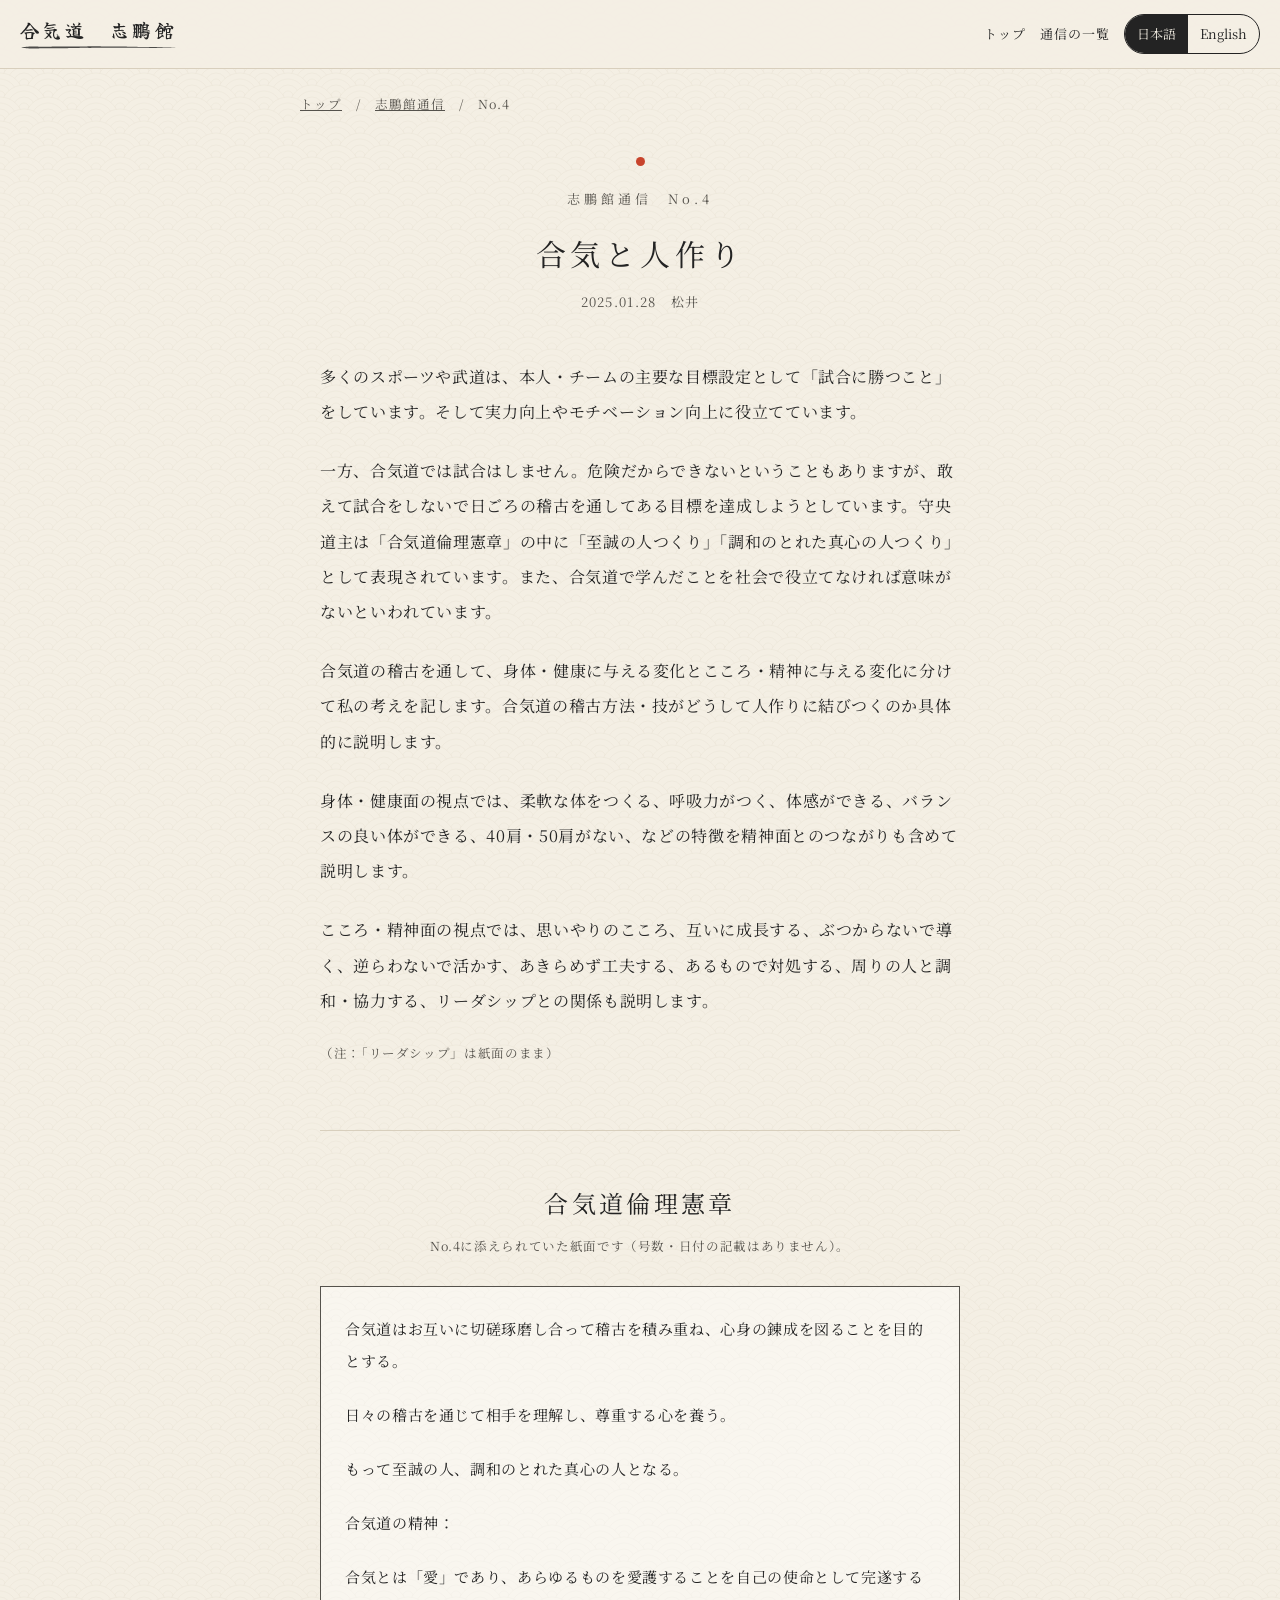
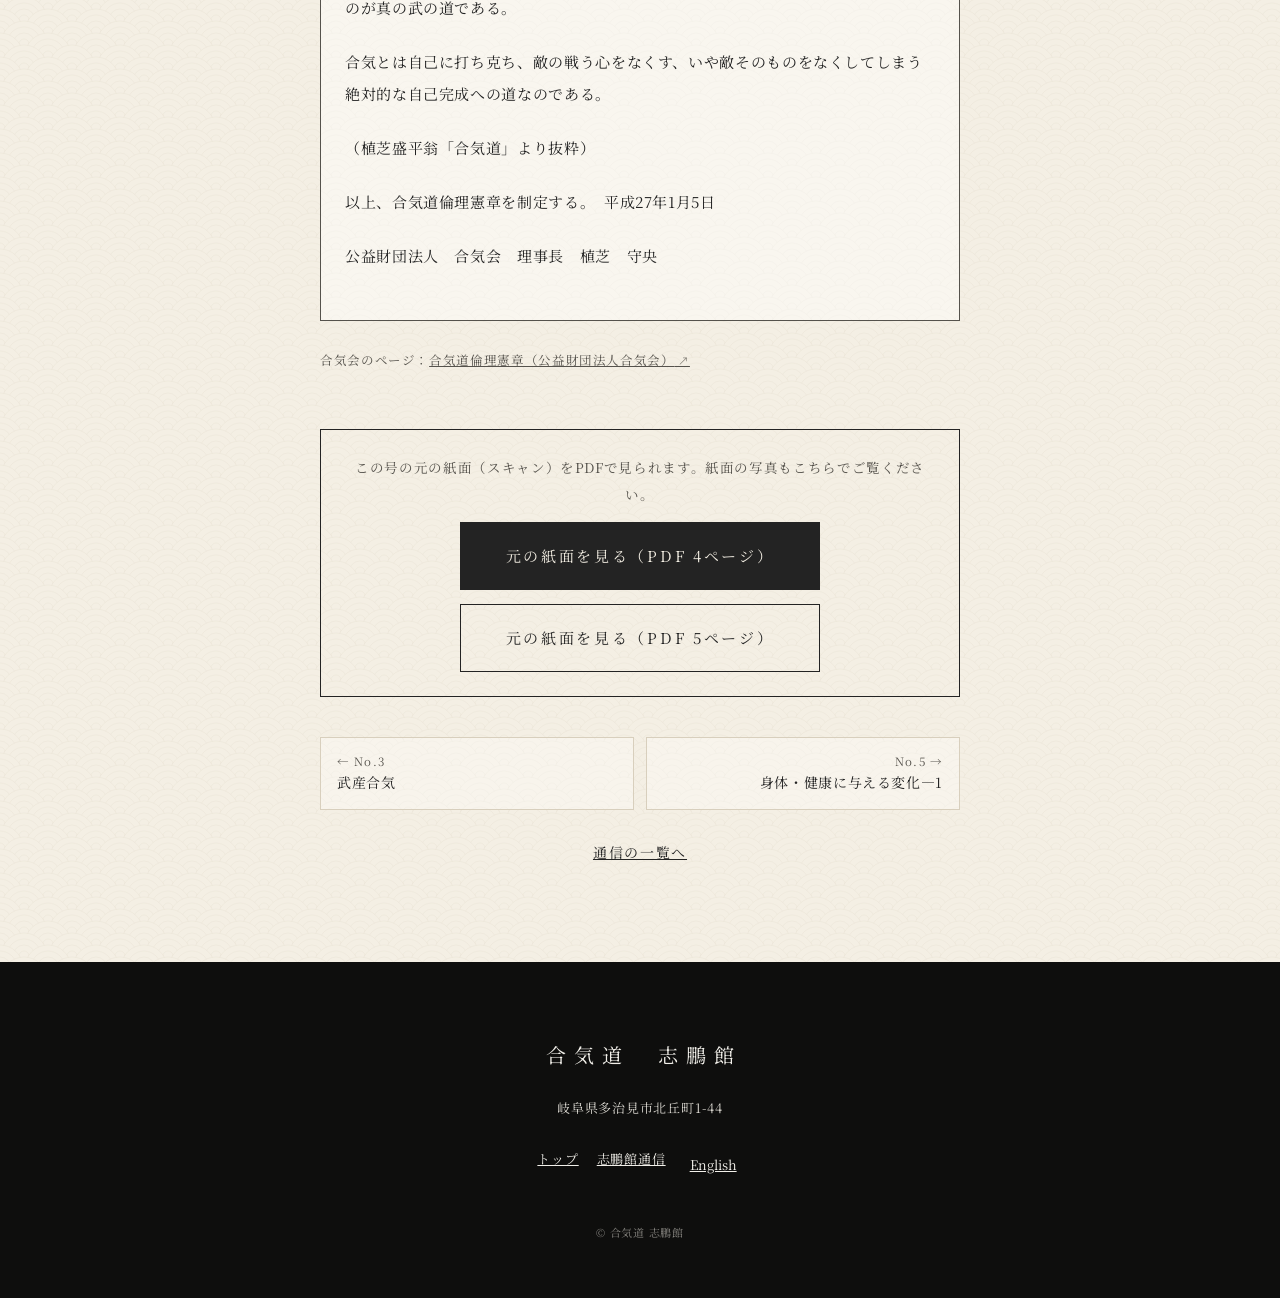
<file: tsushin/no04.html>
<!doctype html>
<html lang="ja" class="no-js">
<head>
<meta charset="utf-8">
<meta name="viewport" content="width=device-width, initial-scale=1">
<title>合気と人作り｜志鵬館通信 No.4｜合気道 志鵬館</title>
<meta name="description" content="志鵬館通信 No.4「合気と人作り」（2025.01.28 松井）と、合気道倫理憲章。">
<meta name="robots" content="noindex"><!-- 公開直前に外す -->
<meta property="og:type" content="article">
<meta property="og:site_name" content="合気道 志鵬館">
<meta property="og:title" content="合気と人作り｜志鵬館通信 No.4｜合気道 志鵬館">
<meta property="og:description" content="志鵬館通信 No.4「合気と人作り」（2025.01.28 松井）と、合気道倫理憲章。">
<meta property="og:locale" content="ja_JP">
<meta name="twitter:card" content="summary">
<link rel="preconnect" href="https://fonts.googleapis.com">
<link rel="preconnect" href="https://fonts.gstatic.com" crossorigin>
<link href="https://fonts.googleapis.com/css2?family=Noto+Serif+JP:wght@300;400;600&display=swap" rel="stylesheet">
<link rel="stylesheet" href="../assets/css/site.css">
</head>
<body class="sub" data-sukashi="c" data-root="../">

<header class="top" id="top">
  <a class="mark" href="../index.html"><span class="ja">合気道　志鵬館</span><span class="en">AIKIDO SHIHOKAN</span></a>
  <div class="top-right">
    <nav class="top-nav" aria-label="ページ / Pages">
      <a href="../index.html"><span class="ja">トップ</span><span class="en">Home</span></a>
      <a href="index.html"><span class="ja">通信の一覧</span><span class="en">All issues</span></a>
    </nav>
    <div class="lang" role="group" aria-label="言語 / Language">
      <button type="button" data-lang="ja" aria-pressed="true"><span>日本語</span></button>
      <button type="button" data-lang="en" aria-pressed="false"><span>English</span></button>
    </div>
  </div>
</header>

<main>
  <p class="crumb"><a href="../index.html"><span class="ja">トップ</span><span class="en">Home</span></a>　/　<a href="index.html"><span class="ja">志鵬館通信</span><span class="en">Newsletter</span></a>　/　No.4</p>
  <article class="article" lang="ja">
    <p class="en jonly" lang="en">This newsletter is in Japanese only.</p>
    <header class="head">
      <p class="series">志鵬館通信　No.4</p>
      <h1>合気と人作り</h1>
      <p class="meta"><time>2025.01.28</time>　松井</p>
    </header>
    <div class="body">
<p>多くのスポーツや武道は、本人・チームの主要な目標設定として「試合に勝つこと」をしています。そして実力向上やモチベーション向上に役立てています。</p><p>一方、合気道では試合はしません。危険だからできないということもありますが、敢えて試合をしないで日ごろの稽古を通してある目標を達成しようとしています。守央道主は「合気道倫理憲章」の中に「至誠の人つくり」「調和のとれた真心の人つくり」として表現されています。また、合気道で学んだことを社会で役立てなければ意味がないといわれています。</p><p>合気道の稽古を通して、身体・健康に与える変化とこころ・精神に与える変化に分けて私の考えを記します。合気道の稽古方法・技がどうして人作りに結びつくのか具体的に説明します。</p><p>身体・健康面の視点では、柔軟な体をつくる、呼吸力がつく、体感ができる、バランスの良い体ができる、40肩・50肩がない、などの特徴を精神面とのつながりも含めて説明します。</p><p>こころ・精神面の視点では、思いやりのこころ、互いに成長する、ぶつからないで導く、逆らわないで活かす、あきらめず工夫する、あるもので対処する、周りの人と調和・協力する、リーダシップとの関係も説明します。</p><p class="note-small">（注：「リーダシップ」は紙面のまま）</p>
    </div>
    <hr>
    <div class="part-head">
      <h2>合気道倫理憲章</h2>
      <p class="note-small" style="margin-top:8px">No.4に添えられていた紙面です（号数・日付の記載はありません）。</p>
    </div>
    <div class="body">
<div class="box"><p>合気道はお互いに切磋琢磨し合って稽古を積み重ね、心身の錬成を図ることを目的とする。</p><p>日々の稽古を通じて相手を理解し、尊重する心を養う。</p><p>もって至誠の人、調和のとれた真心の人となる。</p><p>合気道の精神：</p><p>合気とは「愛」であり、あらゆるものを愛護することを自己の使命として完遂するのが真の武の道である。</p><p>合気とは自己に打ち克ち、敵の戦う心をなくす、いや敵そのものをなくしてしまう絶対的な自己完成への道なのである。</p><p>（植芝盛平翁「合気道」より抜粋）</p><p>以上、合気道倫理憲章を制定する。　平成27年1月5日</p><p>公益財団法人　合気会　理事長　植芝　守央</p></div><p class="note-small">合気会のページ：<a class="ext" href="https://aikikai.or.jp/aikido/ethics/" target="_blank" rel="noopener">合気道倫理憲章（公益財団法人合気会）</a></p>
    </div>
    <div class="pdf-box">
      <p class="ja">この号の元の紙面（スキャン）をPDFで見られます。紙面の写真もこちらでご覧ください。</p>
      <p class="en" lang="en">See the original printed page (scanned PDF).</p>
      <a class="btn" href="../assets/pdf/shihokan-tsushin_no1-5.pdf#page=4" target="_blank" rel="noopener"><span class="ja">元の紙面を見る（PDF 4ページ）</span><span class="en">Original page (PDF p.4)</span></a><a class="btn ghost" href="../assets/pdf/shihokan-tsushin_no1-5.pdf#page=5" target="_blank" rel="noopener"><span class="ja">元の紙面を見る（PDF 5ページ）</span><span class="en">Original page (PDF p.5)</span></a>
    </div>
    <nav class="pager" aria-label="前後の号 / Issues">
      <a class="prev" href="no03.html"><small>← No.3</small>武産合気</a>
      <a class="next" href="no05.html"><small>No.5 →</small>身体・健康に与える変化―1</a>
    </nav>
    <a class="back" href="index.html"><span class="ja">通信の一覧へ</span><span class="en">All issues</span></a>
  </article>
</main>

<footer>
  <p class="fname"><span class="ja">合気道　志鵬館</span><span class="en">AIKIDO SHIHOKAN</span></p>
  <p><span class="ja">岐阜県多治見市北丘町1-44</span><span class="en">1-44 Kitaoka-cho, Tajimi, Gifu</span></p>
  <p class="fnav">
    <a href="../index.html"><span class="ja">トップ</span><span class="en">Home</span></a>
    <a href="index.html"><span class="ja">志鵬館通信</span><span class="en">Newsletter</span></a>
    <button type="button" class="fl" data-lang-switch><span class="ja">English</span><span class="en">日本語</span></button>
  </p>
  <p class="copy"><span class="ja">© 合気道 志鵬館</span><span class="en">© Aikido Shihokan</span></p>
</footer>

<script src="../assets/js/site.js"></script>
</body>
</html>
</file>
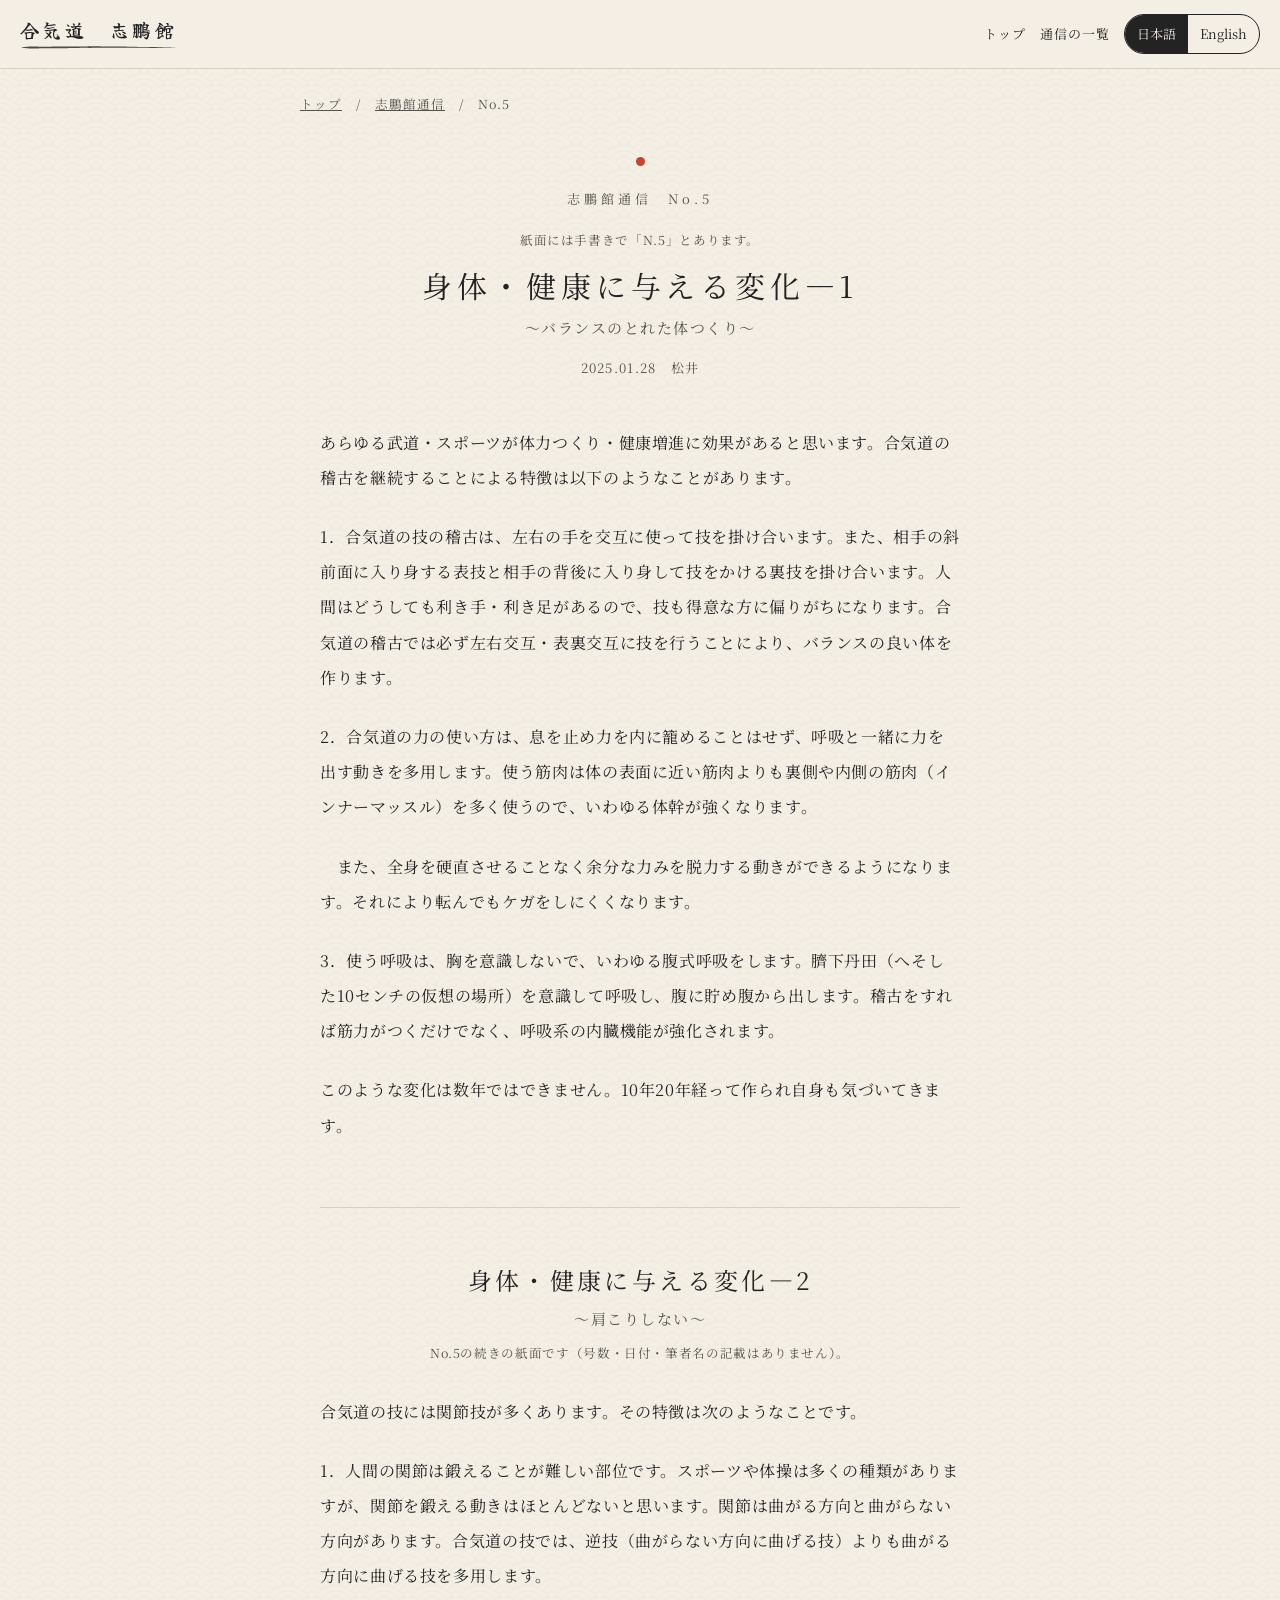
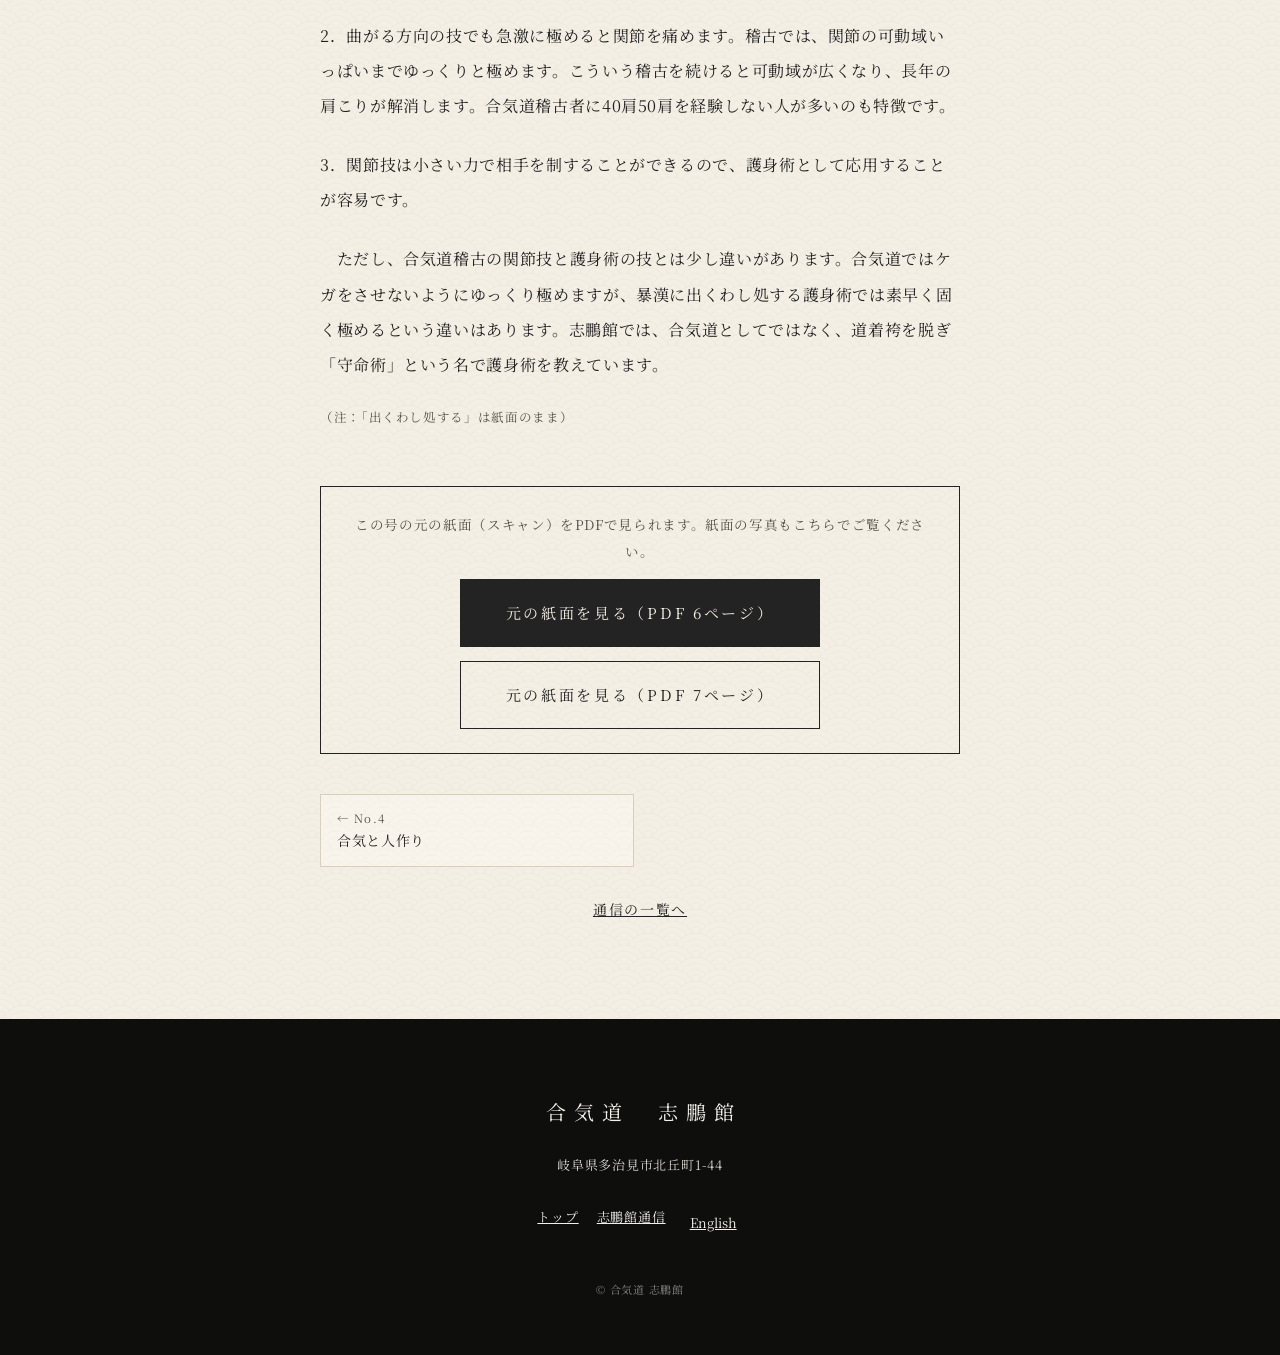
<file: tsushin/no05.html>
<!doctype html>
<html lang="ja" class="no-js">
<head>
<meta charset="utf-8">
<meta name="viewport" content="width=device-width, initial-scale=1">
<title>身体・健康に与える変化―1｜志鵬館通信 No.5｜合気道 志鵬館</title>
<meta name="description" content="志鵬館通信 No.5「身体・健康に与える変化―1 〜バランスのとれた体つくり〜」と「―2 〜肩こりしない〜」（2025.01.28 松井）。">
<meta name="robots" content="noindex"><!-- 公開直前に外す -->
<meta property="og:type" content="article">
<meta property="og:site_name" content="合気道 志鵬館">
<meta property="og:title" content="身体・健康に与える変化―1｜志鵬館通信 No.5｜合気道 志鵬館">
<meta property="og:description" content="志鵬館通信 No.5「身体・健康に与える変化―1 〜バランスのとれた体つくり〜」と「―2 〜肩こりしない〜」（2025.01.28 松井）。">
<meta property="og:locale" content="ja_JP">
<meta name="twitter:card" content="summary">
<link rel="preconnect" href="https://fonts.googleapis.com">
<link rel="preconnect" href="https://fonts.gstatic.com" crossorigin>
<link href="https://fonts.googleapis.com/css2?family=Noto+Serif+JP:wght@300;400;600&display=swap" rel="stylesheet">
<link rel="stylesheet" href="../assets/css/site.css">
</head>
<body class="sub" data-sukashi="c" data-root="../">

<header class="top" id="top">
  <a class="mark" href="../index.html"><span class="ja">合気道　志鵬館</span><span class="en">AIKIDO SHIHOKAN</span></a>
  <div class="top-right">
    <nav class="top-nav" aria-label="ページ / Pages">
      <a href="../index.html"><span class="ja">トップ</span><span class="en">Home</span></a>
      <a href="index.html"><span class="ja">通信の一覧</span><span class="en">All issues</span></a>
    </nav>
    <div class="lang" role="group" aria-label="言語 / Language">
      <button type="button" data-lang="ja" aria-pressed="true"><span>日本語</span></button>
      <button type="button" data-lang="en" aria-pressed="false"><span>English</span></button>
    </div>
  </div>
</header>

<main>
  <p class="crumb"><a href="../index.html"><span class="ja">トップ</span><span class="en">Home</span></a>　/　<a href="index.html"><span class="ja">志鵬館通信</span><span class="en">Newsletter</span></a>　/　No.5</p>
  <article class="article" lang="ja">
    <p class="en jonly" lang="en">This newsletter is in Japanese only.</p>
    <header class="head">
      <p class="series">志鵬館通信　No.5</p>
      <p class="note-small" style="margin:6px 0 0">紙面には手書きで「N.5」とあります。</p>
      <h1>身体・健康に与える変化―1</h1>
      <p class="subt">〜バランスのとれた体つくり〜</p>
      <p class="meta"><time>2025.01.28</time>　松井</p>
    </header>
    <div class="body">
<p>あらゆる武道・スポーツが体力つくり・健康増進に効果があると思います。合気道の稽古を継続することによる特徴は以下のようなことがあります。</p><p>1．合気道の技の稽古は、左右の手を交互に使って技を掛け合います。また、相手の斜前面に入り身する表技と相手の背後に入り身して技をかける裏技を掛け合います。人間はどうしても利き手・利き足があるので、技も得意な方に偏りがちになります。合気道の稽古では必ず左右交互・表裏交互に技を行うことにより、バランスの良い体を作ります。</p><p>2．合気道の力の使い方は、息を止め力を内に籠めることはせず、呼吸と一緒に力を出す動きを多用します。使う筋肉は体の表面に近い筋肉よりも裏側や内側の筋肉（インナーマッスル）を多く使うので、いわゆる体幹が強くなります。</p><p>　また、全身を硬直させることなく余分な力みを脱力する動きができるようになります。それにより転んでもケガをしにくくなります。</p><p>3．使う呼吸は、胸を意識しないで、いわゆる腹式呼吸をします。臍下丹田（へそした10センチの仮想の場所）を意識して呼吸し、腹に貯め腹から出します。稽古をすれば筋力がつくだけでなく、呼吸系の内臓機能が強化されます。</p><p>このような変化は数年ではできません。10年20年経って作られ自身も気づいてきます。</p>
    </div>
    <hr>
    <div class="part-head">
      <h2>身体・健康に与える変化―2</h2>
      <p class="subt">〜肩こりしない〜</p>
      <p class="note-small" style="margin-top:8px">No.5の続きの紙面です（号数・日付・筆者名の記載はありません）。</p>
    </div>
    <div class="body">
<p>合気道の技には関節技が多くあります。その特徴は次のようなことです。</p><p>1．人間の関節は鍛えることが難しい部位です。スポーツや体操は多くの種類がありますが、関節を鍛える動きはほとんどないと思います。関節は曲がる方向と曲がらない方向があります。合気道の技では、逆技（曲がらない方向に曲げる技）よりも曲がる方向に曲げる技を多用します。</p><p>2．曲がる方向の技でも急激に極めると関節を痛めます。稽古では、関節の可動域いっぱいまでゆっくりと極めます。こういう稽古を続けると可動域が広くなり、長年の肩こりが解消します。合気道稽古者に40肩50肩を経験しない人が多いのも特徴です。</p><p>3．関節技は小さい力で相手を制することができるので、護身術として応用することが容易です。</p><p>　ただし、合気道稽古の関節技と護身術の技とは少し違いがあります。合気道ではケガをさせないようにゆっくり極めますが、暴漢に出くわし処する護身術では素早く固く極めるという違いはあります。志鵬館では、合気道としてではなく、道着袴を脱ぎ「守命術」という名で護身術を教えています。</p><p class="note-small">（注：「出くわし処する」は紙面のまま）</p>
    </div>
    <div class="pdf-box">
      <p class="ja">この号の元の紙面（スキャン）をPDFで見られます。紙面の写真もこちらでご覧ください。</p>
      <p class="en" lang="en">See the original printed page (scanned PDF).</p>
      <a class="btn" href="../assets/pdf/shihokan-tsushin_no1-5.pdf#page=6" target="_blank" rel="noopener"><span class="ja">元の紙面を見る（PDF 6ページ）</span><span class="en">Original page (PDF p.6)</span></a><a class="btn ghost" href="../assets/pdf/shihokan-tsushin_no1-5.pdf#page=7" target="_blank" rel="noopener"><span class="ja">元の紙面を見る（PDF 7ページ）</span><span class="en">Original page (PDF p.7)</span></a>
    </div>
    <nav class="pager" aria-label="前後の号 / Issues">
      <a class="prev" href="no04.html"><small>← No.4</small>合気と人作り</a>
    </nav>
    <a class="back" href="index.html"><span class="ja">通信の一覧へ</span><span class="en">All issues</span></a>
  </article>
</main>

<footer>
  <p class="fname"><span class="ja">合気道　志鵬館</span><span class="en">AIKIDO SHIHOKAN</span></p>
  <p><span class="ja">岐阜県多治見市北丘町1-44</span><span class="en">1-44 Kitaoka-cho, Tajimi, Gifu</span></p>
  <p class="fnav">
    <a href="../index.html"><span class="ja">トップ</span><span class="en">Home</span></a>
    <a href="index.html"><span class="ja">志鵬館通信</span><span class="en">Newsletter</span></a>
    <button type="button" class="fl" data-lang-switch><span class="ja">English</span><span class="en">日本語</span></button>
  </p>
  <p class="copy"><span class="ja">© 合気道 志鵬館</span><span class="en">© Aikido Shihokan</span></p>
</footer>

<script src="../assets/js/site.js"></script>
</body>
</html>
</file>
<file: assets/css/site.css>
/* =========================================================
   合気道 志鵬館  共通スタイル
   色：墨・和紙色・朱の丸・金の筆あと
   ========================================================= */
:root{
  --sumi:#232323;
  --sumi-soft:#55524c;
  --kinari:#f4efe4;
  --kinari-deep:#ebe4d4;
  --line:#d8cfbd;
  --shu:#c8442c;
  --kin:#b08a3e;
  --kuro:#0e0e0d;
  --kk:#d9735a;
  --gutter:20px;
  --max:960px;
}
*{box-sizing:border-box;margin:0;padding:0}
html{scroll-behavior:smooth;-webkit-text-size-adjust:100%}
body{
  font-family:"Noto Serif JP","Hiragino Mincho ProN","Yu Mincho",serif;
  color:var(--sumi);
  background-color:var(--kinari);
  /* 地紋：青海波（インラインSVG） */
  background-image:url("data:image/svg+xml,%3Csvg xmlns='http://www.w3.org/2000/svg' width='48' height='24' viewBox='0 0 48 24'%3E%3Cg fill='%23f4efe4' stroke='%23a89a7e' stroke-opacity='.1' stroke-width='.7'%3E%3Cg id='w'%3E%3Ccircle r='23'/%3E%3Ccircle r='17'/%3E%3Ccircle r='11'/%3E%3Ccircle r='5'/%3E%3C/g%3E%3Cuse href='%23w' x='0' y='0'/%3E%3Cuse href='%23w' x='48' y='0'/%3E%3Cuse href='%23w' x='24' y='12'/%3E%3Cuse href='%23w' x='0' y='24'/%3E%3Cuse href='%23w' x='48' y='24'/%3E%3Cuse href='%23w' x='24' y='36'/%3E%3C/g%3E%3C/svg%3E");
  line-height:2;
  font-weight:400;
  letter-spacing:.04em;
  overflow-x:hidden;
  overflow-wrap:anywhere;
}
img{max-width:100%;display:block}
a{color:inherit}
:focus-visible{outline:2px solid var(--shu);outline-offset:3px}

/* ---------- 言語切り替え ---------- */
body.en .ja{display:none!important}
body:not(.en) .en{display:none!important}

/* ---------- 要確認の札（点線枠） ---------- */
.kk{
  display:inline;
  border:1px dashed var(--kk);
  background:rgba(217,115,90,.06);
  color:#9a4a36;
  padding:.05em .4em;
  border-radius:2px;
  font-size:.86em;
  line-height:1.9;
  letter-spacing:.02em;
  -webkit-box-decoration-break:clone;box-decoration-break:clone;
}
.kk::before{
  content:"要確認";
  font-size:.72em;
  letter-spacing:.08em;
  color:#fff;
  background:var(--kk);
  padding:.05em .45em;
  margin-right:.45em;
  border-radius:2px;
  vertical-align:.12em;
}
body.en .kk::before{content:"TBC"}
.kk.block{display:block;padding:.6em .8em;margin:.8em 0}
.hero .kk,footer .kk{color:#f0b9a8;background:rgba(217,115,90,.12)}

/* ---------- ヘッダー ---------- */
.top{
  position:fixed;inset:0 0 auto 0;z-index:20;
  display:flex;justify-content:space-between;align-items:center;gap:12px;
  padding:14px var(--gutter);
  color:#eee;
  transition:background .4s,color .4s;
}
.top.solid,body.sub .top{background:rgba(244,239,228,.95);color:var(--sumi);box-shadow:0 1px 0 var(--line)}
.top .mark{font-size:14px;letter-spacing:.2em;text-decoration:none;opacity:0;transition:opacity .4s;white-space:nowrap}
.top.solid .mark,body.sub .top .mark{opacity:1}
.top-right{display:flex;align-items:center;gap:14px}
.top-nav{display:flex;gap:14px;font-size:13px;letter-spacing:.08em}
.top-nav a{text-decoration:none;white-space:nowrap}
.top-nav a:hover{text-decoration:underline}
@media (max-width:519px){.top-nav{display:none}}
.lang{display:flex;font-size:13px;letter-spacing:.06em;border:1px solid currentColor;border-radius:999px;overflow:hidden;flex-shrink:0}
.lang button{font:inherit;color:inherit;background:none;border:0;padding:6px 12px;cursor:pointer;min-height:32px}
.lang button[aria-pressed="true"]{background:currentColor}
.lang button[aria-pressed="true"] span{color:var(--kuro)}
.top.solid .lang button[aria-pressed="true"] span,body.sub .lang button[aria-pressed="true"] span{color:var(--kinari)}

/* ---------- 最初の画面 ---------- */
.hero{
  position:relative;min-height:100vh;min-height:100svh;
  background:var(--kuro);color:#f2f0ea;
  overflow:hidden;
  display:flex;flex-direction:column;justify-content:center;align-items:center;
  padding:90px var(--gutter) 70px;
}
.hero::after{content:"";position:absolute;inset:0;background:radial-gradient(ellipse at 50% 45%,transparent 40%,rgba(0,0,0,.55) 100%);pointer-events:none}
.hero svg.ink{position:absolute;pointer-events:none}
.enso{width:min(130vw,880px);height:auto;left:50%;top:46%;transform:translate(-50%,-50%);color:var(--enso-c,#fff);opacity:var(--enso-o,.16)}
.sweep{width:150%;left:-25%;bottom:4%;height:auto;color:var(--sweep-c,#fff);opacity:var(--sweep-o,.045)}
.hero-inner{position:relative;z-index:2;display:flex;flex-direction:column;align-items:center;gap:40px;width:100%;max-width:var(--max)}
.motto{
  writing-mode:vertical-rl;
  font-size:max(44px,min(14vw,8.5vh,104px));
  font-family:var(--motto-ff,inherit);
  font-weight:var(--motto-fw,300);letter-spacing:var(--motto-ls,.24em);line-height:1;
  display:flex;flex-direction:column;gap:.18em;align-items:flex-start;white-space:nowrap;
}
.motto .ruby{font-family:var(--ruby-ff,inherit);font-size:13px;letter-spacing:.5em;opacity:.55;padding-top:.6em}
.motto-wrap{display:flex;flex-direction:column;align-items:center}
.motto-en{font-size:13px;letter-spacing:.2em;opacity:.6;font-style:italic;text-align:center;margin-top:20px}
.name{text-align:center}
.name h1{font-size:clamp(22px,6vw,40px);white-space:nowrap;font-weight:400;letter-spacing:.42em;padding-left:.42em;line-height:1.6}
.name h1 .en{font-size:.78em;letter-spacing:.22em;white-space:nowrap}
.name .roman{font-size:11px;letter-spacing:.45em;opacity:.6;margin-top:6px}
.three{list-style:none;text-align:center;font-size:clamp(14px,3.9vw,16px);line-height:2.2;letter-spacing:.08em;opacity:.88;margin-top:22px}
body.en .three{line-height:1.8}
body.en .three li+li{margin-top:.7em}
.scroll-cue{position:absolute;z-index:2;bottom:22px;left:50%;transform:translateX(-50%);width:1px;height:46px;background:linear-gradient(#f2f0ea,transparent);opacity:.4}
@media (min-width:820px){
  .hero-inner{flex-direction:row-reverse;justify-content:center;gap:90px;align-items:center}
  .name,.three{text-align:left}
  .three{margin-top:34px}
}

/* ---------- 本文 ---------- */
main{position:relative}
.sec{padding:96px var(--gutter);max-width:var(--max);margin:0 auto}
.sec.narrow{max-width:720px}
.sec.inner{padding-left:0;padding-right:0;padding-bottom:0}
.h2{text-align:center;margin-bottom:56px}
.h2::before{content:"";display:block;width:9px;height:9px;border-radius:50%;background:var(--shu);margin:0 auto 22px}
.h2 h2,.h2 h1{font-size:clamp(22px,5.6vw,28px);font-weight:400;letter-spacing:.24em;padding-left:.24em;line-height:1.6}
.h2 .sub{font-size:11px;letter-spacing:.4em;color:var(--sumi-soft);text-transform:uppercase;margin-top:4px}
.h2 .lead{font-size:14px;letter-spacing:.14em;color:var(--sumi-soft);margin-top:10px}
h3{font-size:18px;font-weight:600;letter-spacing:.14em;margin:56px 0 20px;line-height:1.7}
h4{font-size:16px;font-weight:600;letter-spacing:.12em;margin:32px 0 12px}
p{margin-bottom:1.3em}
.prose{font-size:15.5px;line-height:2.15}
@media (min-width:820px){.prose{font-size:16.5px}.prose.center{text-align:center}}
.reading{font-size:12px;letter-spacing:.2em;color:var(--sumi-soft);font-weight:400}
.note-small{font-size:12.5px;color:var(--sumi-soft);line-height:1.9;margin-top:14px}
blockquote.say{margin:22px 0 0;padding:4px 0 4px 20px;border-left:2px solid var(--kin);font-size:15.5px;line-height:2.1}
blockquote.say p{margin:0}
.ext::after{content:" ↗";font-size:.85em}

/* ---------- 入口ボタン ---------- */
.gates{display:grid;grid-template-columns:repeat(3,1fr);gap:10px;max-width:720px;margin:0 auto;padding:56px var(--gutter) 0}
.gates a{
  display:flex;flex-direction:column;align-items:center;justify-content:center;gap:10px;
  min-height:112px;padding:14px 6px;text-align:center;text-decoration:none;
  border:1px solid var(--sumi);background:rgba(244,239,228,.7);
  font-size:15px;letter-spacing:.12em;line-height:1.5;transition:background .3s,color .3s;
}
.gates a:hover{background:var(--sumi);color:var(--kinari)}
.gates small{display:block;font-size:12px;letter-spacing:.14em;opacity:.72;margin-top:-6px}
.gates svg{width:26px;height:26px;stroke:currentColor;fill:none;stroke-width:1.1}

/* ---------- お知らせ ---------- */
.news{list-style:none;border-top:1px solid var(--line)}
.news li{display:flex;flex-wrap:wrap;gap:4px 24px;padding:20px 4px;border-bottom:1px solid var(--line);font-size:15px;line-height:1.9}
.news time{color:var(--sumi-soft);letter-spacing:.1em;font-size:14px;min-width:7.5em}
.news .body{flex:1 1 16em;min-width:0}
.news .empty{color:var(--sumi-soft)}
.more{display:block;text-align:right;margin-top:18px;font-size:14px;letter-spacing:.12em}

/* ---------- 金の筆あと（ページで1本だけ） ---------- */
.kin-wrap{position:relative;width:min(70%,420px);margin:0 auto}
.kin-line{display:block;width:100%;height:auto;opacity:.85}
.kin-wrap .on-line{display:none}

/* ---------- 写真の空き枠（撮影予定） ---------- */
.ph{
  position:relative;margin:0;
  background-color:var(--kinari-deep);
  background-image:
    radial-gradient(ellipse at 30% 20%,rgba(255,255,255,.35),transparent 60%),
    url("data:image/svg+xml,%3Csvg xmlns='http://www.w3.org/2000/svg' width='160' height='160'%3E%3Cfilter id='n'%3E%3CfeTurbulence type='fractalNoise' baseFrequency='.9' numOctaves='2' seed='4'/%3E%3CfeColorMatrix values='0 0 0 0 .45  0 0 0 0 .40  0 0 0 0 .32  0 0 0 .07 0'/%3E%3C/filter%3E%3Crect width='160' height='160' filter='url(%23n)'/%3E%3C/svg%3E");
  border:1px solid var(--line);
  display:flex;align-items:center;justify-content:center;
  aspect-ratio:3/2;
}
.ph.tall{aspect-ratio:4/5}
.ph.wide{aspect-ratio:16/9}
@media (min-width:820px){.ph.band{aspect-ratio:21/9}}
.ph .tag{
  font-size:12.5px;letter-spacing:.12em;line-height:1.8;color:var(--sumi-soft);
  background:rgba(244,239,228,.85);border:1px solid var(--line);padding:6px 14px;margin:12px;text-align:center;
}
.ph .tag::before{content:"";display:inline-block;width:6px;height:6px;border-radius:50%;background:var(--shu);opacity:.7;margin-right:.7em;vertical-align:.15em}
.band-wrap{max-width:1200px;margin:0 auto;padding:0 var(--gutter)}

.split{display:grid;gap:44px}
@media (min-width:820px){.split{grid-template-columns:1fr 1fr;gap:64px;align-items:start}}

/* ---------- 大切にしていること ---------- */
.rules{list-style:none;counter-reset:r;display:grid;gap:14px}
.rules li{counter-increment:r;padding:18px 20px 18px 56px;position:relative;background:rgba(255,255,255,.35);border:1px solid var(--line);font-size:15px;line-height:1.95}
.rules li::before{content:counter(r,cjk-ideographic);position:absolute;left:20px;top:17px;color:var(--sumi-soft)}
.rules b{font-weight:600;display:block;letter-spacing:.1em}

/* ---------- 指導者 ---------- */
.sensei-pair{display:grid;grid-template-columns:1fr 1fr;gap:clamp(12px,3.4vw,36px);max-width:760px;margin:0 auto}
.sensei{margin:0}
.sensei-img{overflow:hidden;background:var(--kinari-deep);aspect-ratio:4/5}
.sensei-img img{width:100%;height:100%;object-fit:cover;filter:grayscale(1) sepia(.16) contrast(.95) brightness(1.03)}
.sensei figcaption{text-align:center;padding-top:14px;font-size:12.5px;letter-spacing:.12em;line-height:1.8}
.sensei .role-s{display:block;font-size:15px;letter-spacing:.2em;margin-bottom:2px}
.persons-wrap{max-width:720px;margin:56px auto 0}
.person{padding:30px 0;border-bottom:1px solid var(--line)}
.person:first-child{border-top:1px solid var(--line)}
.person .role{font-size:13px;letter-spacing:.2em;color:var(--sumi-soft);margin:0}
.person .pname{font-size:22px;letter-spacing:.2em;margin:4px 0 2px;font-weight:400;line-height:1.6}
.person .rank{font-size:14px;color:var(--sumi-soft);margin-bottom:14px}
.person p{font-size:15px}

/* ---------- 表 ---------- */
.tbl{width:100%;border-collapse:collapse;font-size:15px}
.tbl th,.tbl td{padding:14px 8px;border-bottom:1px solid var(--line);text-align:left;vertical-align:top;line-height:1.75}
.tbl thead th{font-size:12.5px;letter-spacing:.1em;color:var(--sumi-soft);font-weight:400;border-bottom:1px solid var(--sumi)}
.tbl tbody th{font-weight:600;width:1%;white-space:nowrap}
.tbl td.time{white-space:nowrap;letter-spacing:.02em}
.tbl.fee td{white-space:nowrap}
body.en .tbl.fee td,body.en .tbl.fee tbody th{white-space:normal}
body.en .tbl.fee tbody th{width:32%}
.tbl th{overflow-wrap:normal;word-break:keep-all}
@media (max-width:420px){.tbl{font-size:14px}.tbl th,.tbl td{padding:12px 5px}}
.costs{list-style:none;font-size:15px;line-height:1.9;margin-top:16px}
.costs li{padding:8px 0 8px 1.2em;position:relative;border-bottom:1px dotted var(--line)}
.costs li::before{content:"";position:absolute;left:2px;top:1.05em;width:5px;height:5px;border-radius:50%;background:var(--sumi-soft)}

.steps{list-style:none;counter-reset:s;display:grid;border-left:1px solid var(--line);margin-left:12px}
.steps li{counter-increment:s;position:relative;padding:0 0 26px 30px;font-size:15px;line-height:1.95}
.steps li::before{content:counter(s);position:absolute;left:-13px;top:2px;width:26px;height:26px;border-radius:50%;background:var(--kinari);border:1px solid var(--sumi);font-size:13px;display:flex;align-items:center;justify-content:center;line-height:1}

.btn{
  display:block;width:100%;max-width:360px;margin:36px auto 0;padding:18px 20px;text-align:center;text-decoration:none;
  background:var(--sumi);color:var(--kinari);letter-spacing:.18em;font-size:15px;border:1px solid var(--sumi);transition:background .3s,color .3s;
}
.btn:hover{background:transparent;color:var(--sumi)}
.btn.ghost{background:transparent;color:var(--sumi)}
.btn.ghost:hover{background:var(--sumi);color:var(--kinari)}

/* ---------- 道場生の声 ---------- */
.voices{display:grid;gap:16px;margin-top:24px}
@media (min-width:820px){.voices{grid-template-columns:1fr 1fr}}
.voice{min-height:120px;display:flex;align-items:center;justify-content:center;padding:20px;border:1px dashed var(--kk);background:rgba(217,115,90,.04);text-align:center}

/* ---------- よくある質問 ---------- */
.faq details{border-bottom:1px solid var(--line)}
.faq details:first-child{border-top:1px solid var(--line)}
.faq summary{list-style:none;cursor:pointer;padding:20px 36px 20px 30px;position:relative;font-size:15.5px;line-height:1.8}
.faq summary::-webkit-details-marker{display:none}
.faq summary::before{content:"問";position:absolute;left:0;top:20px;font-size:14px;color:var(--shu)}
body.en .faq summary::before{content:"Q"}
.faq summary::after{content:"";position:absolute;right:8px;top:30px;width:10px;height:10px;border-right:1px solid var(--sumi);border-bottom:1px solid var(--sumi);transform:rotate(45deg);transition:transform .3s}
.faq details[open] summary::after{transform:rotate(-135deg);top:34px}
.faq .a{padding:0 4px 22px 30px;font-size:15px;line-height:2;color:#3a3833}

/* ---------- 囲み（倫理憲章・通信の囲み記事） ---------- */
.box{border:1px solid var(--sumi-soft);background:rgba(255,255,255,.4);padding:26px 24px;font-size:15px;line-height:2.1}
.box p{margin-bottom:1em}
.box p:last-child{margin-bottom:0}
.box .sign{text-align:right;font-size:14px;color:var(--sumi-soft)}
@media (max-width:420px){.box{padding:20px 16px}}

/* ---------- 通信の一覧 ---------- */
.ts-list{list-style:none;border-top:1px solid var(--line)}
.ts-list li{border-bottom:1px solid var(--line)}
.ts-list a{display:grid;grid-template-columns:auto 1fr auto;gap:4px 18px;align-items:baseline;padding:20px 4px;text-decoration:none}
.ts-list a:hover .t{text-decoration:underline}
.ts-list .no{font-size:13px;letter-spacing:.12em;color:var(--shu);min-width:3.4em}
.ts-list .t{font-size:16px;line-height:1.8}
.ts-list .t small{display:block;font-size:12.5px;color:var(--sumi-soft);letter-spacing:.06em}
.ts-list .d{font-size:13px;color:var(--sumi-soft);letter-spacing:.08em;white-space:nowrap}
.ts-list .kk{font-size:12px}
.ts-list .arrow{grid-column:3;grid-row:1}
@media (max-width:519px){.ts-list a{grid-template-columns:auto 1fr}.ts-list .d{grid-column:2}}

/* ---------- 地図 ---------- */
.map{margin-top:28px;border:1px solid var(--line);background:var(--kinari-deep);aspect-ratio:4/3}
@media (min-width:820px){.map{aspect-ratio:16/9}}
.map iframe{display:block;width:100%;height:100%;border:0;filter:grayscale(.55) sepia(.12) contrast(.95)}
.map-link{display:block;text-align:right;margin-top:10px;font-size:13.5px;letter-spacing:.08em}

/* ---------- フッター ---------- */
footer{background:var(--kuro);color:#d9d6cf;padding:72px var(--gutter) 40px;text-align:center;font-size:13px;line-height:2.1;letter-spacing:.06em}
footer .fname{font-size:20px;letter-spacing:.4em;padding-left:.4em;color:#f2f0ea;margin-bottom:18px}
footer a{color:#f2f0ea}
footer .orgs{margin:22px auto 0;max-width:560px}
footer .orgs a,footer .orgs span.org{display:inline-block;margin:0 .5em}
footer .fnav{margin-top:24px;display:flex;flex-wrap:wrap;justify-content:center;gap:4px 18px}
footer .copy{margin-top:36px;font-size:11px;opacity:.6}
.fl{background:none;border:0;font:inherit;color:#f2f0ea;text-decoration:underline;cursor:pointer;padding:6px}

/* ---------- 下層ページ（お知らせ一覧・通信） ---------- */
body.sub main{padding-top:64px}
.crumb{max-width:720px;margin:0 auto;padding:28px var(--gutter) 0;font-size:12.5px;letter-spacing:.08em;color:var(--sumi-soft)}
.crumb a{color:var(--sumi-soft)}
.jonly{font-size:13px;letter-spacing:.06em;color:var(--sumi-soft);border:1px solid var(--line);background:rgba(255,255,255,.4);padding:8px 14px;margin:0 0 28px;text-align:center}

/* 通信の記事 */
.article{max-width:680px;margin:0 auto;padding:40px var(--gutter) 96px}
.article .head{text-align:center;margin-bottom:44px}
.article .head::before{content:"";display:block;width:9px;height:9px;border-radius:50%;background:var(--shu);margin:0 auto 20px}
.article .series{font-size:13px;letter-spacing:.3em;color:var(--sumi-soft)}
.article h1{font-size:clamp(22px,6vw,30px);font-weight:400;letter-spacing:.16em;line-height:1.6;margin:8px 0 4px}
.article h1 .ruby{display:block;font-size:13px;letter-spacing:.3em;color:var(--sumi-soft)}
.article .subt{font-size:15px;letter-spacing:.1em;color:var(--sumi-soft);margin:0}
.article .meta{font-size:13px;letter-spacing:.1em;color:var(--sumi-soft);margin-top:12px}
.article .body{font-size:16px;line-height:2.2}
.article .body p{margin-bottom:1.5em}
.article .body h2{font-size:18px;font-weight:600;letter-spacing:.14em;margin:48px 0 18px;line-height:1.7}
.article .body .box{margin:28px 0}
.article .lines p{margin-bottom:.5em}
.article .lines{margin-bottom:1.5em}
.article hr{border:0;height:1px;background:var(--line);margin:64px 0 48px}
.article .part-head{text-align:center;margin-bottom:28px}
.article .part-head h2{font-size:clamp(19px,5vw,24px);font-weight:400;letter-spacing:.14em;margin:0}
.paper-photo{margin:28px 0;padding:18px 18px 16px;border:1px solid var(--line);background:var(--kinari-deep);font-size:13.5px;line-height:1.9}
.paper-photo p{margin-bottom:0}
.paper-photo .what{color:var(--sumi-soft);letter-spacing:.06em;margin:0}
.paper-photo .what::before{content:"紙面の写真";display:inline-block;font-size:11px;letter-spacing:.1em;border:1px solid var(--sumi-soft);padding:0 .5em;margin-right:.7em;vertical-align:.1em}
.paper-photo .cap{margin:6px 0 0;font-size:14px}
.paper-photo a{display:inline-block;margin-top:8px;font-size:13px;letter-spacing:.06em}
.pdf-box{margin:56px 0 0;padding:24px 20px;border:1px solid var(--sumi);text-align:center}
.pdf-box p{font-size:13.5px;color:var(--sumi-soft);margin:0 0 4px}
.pdf-box .btn{margin-top:14px}
.pager{display:grid;grid-template-columns:1fr 1fr;gap:12px;margin-top:40px;font-size:14px;line-height:1.7}
.pager a{display:block;padding:14px 16px;border:1px solid var(--line);text-decoration:none;background:rgba(255,255,255,.3)}
.pager a:hover{border-color:var(--sumi)}
.pager .next{text-align:right;grid-column:2}
.pager small{display:block;font-size:11.5px;color:var(--sumi-soft);letter-spacing:.1em}
.back{display:block;text-align:center;margin-top:28px;font-size:14px;letter-spacing:.12em}

/* ---------- ふわっと出る ---------- */
.fade{opacity:0;transform:translateY(16px);transition:opacity 1.2s ease,transform 1.2s ease}
.fade.in{opacity:1;transform:none}
.no-js .fade{opacity:1;transform:none}
.hero .fade{opacity:1;transform:none;transition:none;animation:rise 1.6s ease both}
.hero .fade:nth-child(n+2){animation-delay:.5s}
@keyframes rise{from{opacity:0;transform:translateY(12px)}to{opacity:1;transform:none}}
@media (prefers-reduced-motion:reduce){.fade{opacity:1;transform:none;transition:none;animation:none!important}html{scroll-behavior:auto}}

/* =========================================================
   すかし（シルエット）  <body data-sukashi="a|b|c"> で切り替え
   a＝静（見出しの後ろに薄く）  b＝流れ（左右に流れる）  c＝一点（金の筆あとの上に1つ）
   ========================================================= */
.wm,.wm-h,.flow,.foot-rei,.on-line{pointer-events:none;user-select:none;-webkit-user-drag:none}
.wm,.wm-h,.flow,.foot-rei{display:none}
.hero .wm{position:absolute;left:50%;top:46%;height:auto}

/* --- A 静 --- */
body[data-sukashi="a"] .wm.sk-a{display:block;width:min(68vw,520px);transform:translate(-50%,-50%);opacity:.075}
body[data-sukashi="a"] .h2{position:relative;isolation:isolate}
body[data-sukashi="a"] .wm-h{display:block;position:absolute;left:50%;top:50%;width:150px;height:auto;transform:translate(-50%,-48%);opacity:.075;z-index:-1}
@media (min-width:820px){body[data-sukashi="a"] .wm-h{width:180px}}

/* --- B 流れ --- */
body[data-sukashi="b"] main{overflow-x:hidden;overflow-x:clip}
body[data-sukashi="b"] .sec{position:relative}
body[data-sukashi="b"] .sec>*:not(.flow){position:relative;z-index:1}
body[data-sukashi="b"] .wm.sk-b{display:block;width:min(52vw,300px);transform:translate(-50%,62%);opacity:.08}
body[data-sukashi="b"] .flow{
  --w:clamp(230px,40vw,500px);display:block;position:absolute;top:24px;z-index:0;width:var(--w);
  opacity:0;transform:translateY(48px);transition:opacity 2.6s ease,transform 2.6s ease}
body[data-sukashi="b"] .flow.in{opacity:1;transform:none}
.flow img{width:100%;height:auto;opacity:.055}
.flow.r{left:calc(50% + 50vw - var(--w)*.8)}
.flow.l{left:calc(50% - 50vw - var(--w)*.2)}
.flow.l img{transform:scaleX(-1)}
.flow .lab{position:absolute;top:-6px;writing-mode:vertical-rl;font-size:12px;letter-spacing:.6em;color:var(--sumi-soft);opacity:.75;white-space:nowrap}
.flow .lab i{font-style:normal;display:block;margin-bottom:.6em;color:var(--shu);opacity:.8}
.flow.r .lab{left:6px}
.flow.l .lab{right:6px}
body[data-sukashi="b"] .foot-rei{display:block;width:96px;height:auto;margin:0 auto 18px;opacity:.16}
@media (max-width:819px){body[data-sukashi="b"] .flow{top:12px}.flow img{opacity:.05}}
@media (prefers-reduced-motion:reduce){body[data-sukashi="b"] .flow{opacity:1;transform:none;transition:none}}

/* --- C 一点 --- */
body[data-sukashi="c"] .wm.sk-c{display:block;width:min(92vw,620px);transform:translate(-50%,-50%);opacity:.085}
body[data-sukashi="c"] .kin-wrap{padding-top:clamp(52px,9vw,76px)}
body[data-sukashi="c"] .kin-wrap .on-line{display:block;position:absolute;left:50%;bottom:0;margin-bottom:3.4%;height:clamp(50px,9vw,74px);width:auto;transform:translateX(-50%);opacity:.92}

/* =========================================================
   最初の画面の「円相の色」と「正勝吾勝の書体」
   <body data-enso="white|kin|shu" data-motto-font="noto|syuku|mai|boku|antique|b1|kaisei">
   ここ1か所で切り替え。試しに見るときは index.html?enso=kin&motto=syuku
   （変数で渡しているので、いちばん近い親の指定が効く＝比較ページで並べられる）
   ========================================================= */
/* 円相の色 */
[data-enso="white"]{--enso-c:#fff;--enso-o:.16;--sweep-c:#fff;--sweep-o:.045}
[data-enso="kin"]{--enso-c:#d2ad62;--enso-o:.34;--sweep-c:#fff;--sweep-o:.045}
[data-enso="shu"]{--enso-c:#cf4b2c;--enso-o:.34;--sweep-c:#fff;--sweep-o:.04}
/* 正勝吾勝の書体（字はGoogle Fontsから4字＋ふりがなだけ読み込む）
   Yuji Mai・Yuji Boku は小さいふりがなが崩し字に近く読みにくいので、ふりがなだけ Noto Serif JP にする */
[data-motto-font="noto"]{--motto-ff:"Noto Serif JP",serif;--motto-fw:300;--motto-ls:.24em;--ruby-ff:"Noto Serif JP",serif}
[data-motto-font="syuku"]{--motto-ff:"Yuji Syuku","Noto Serif JP",serif;--motto-fw:400;--motto-ls:.14em;--ruby-ff:"Yuji Syuku","Noto Serif JP",serif}
[data-motto-font="mai"]{--motto-ff:"Yuji Mai","Noto Serif JP",serif;--motto-fw:400;--motto-ls:.14em;--ruby-ff:"Noto Serif JP",serif}
[data-motto-font="boku"]{--motto-ff:"Yuji Boku","Noto Serif JP",serif;--motto-fw:400;--motto-ls:.14em;--ruby-ff:"Noto Serif JP",serif}
[data-motto-font="antique"]{--motto-ff:"Zen Antique","Noto Serif JP",serif;--motto-fw:400;--motto-ls:.2em;--ruby-ff:"Zen Antique","Noto Serif JP",serif}
[data-motto-font="b1"]{--motto-ff:"Shippori Mincho B1","Noto Serif JP",serif;--motto-fw:500;--motto-ls:.22em;--ruby-ff:"Shippori Mincho B1","Noto Serif JP",serif}
[data-motto-font="kaisei"]{--motto-ff:"Kaisei Tokumin","Noto Serif JP",serif;--motto-fw:500;--motto-ls:.2em;--ruby-ff:"Kaisei Tokumin","Noto Serif JP",serif}

/* =========================================================
   全体の色のトーン  <body data-tone="base|nijimi|kogo|sumi|shizume">
   base＝いまのまま（黒の最初の画面 → 明るい生成り）
   nijimi＝最初の画面の下端を、墨が和紙ににじむようにつなぐ
   kogo＝墨地と生成りを交互に（指導者・倫理憲章・フッターが墨地）
   sumi＝全体を温かい墨色の地に、文字は生成り色
   shizume＝本文の地を、落ち着いた灰茶寄りの和紙色に沈める
   空白で区切って重ねられる（例：data-tone="nijimi shizume"）。試すときは index.html?tone=nijimi+shizume
   ========================================================= */
.nijimi{display:none}

/* --- にじみ --- */
[data-tone~="nijimi"] .nijimi{display:block;position:absolute;left:0;top:-1px;width:100%;height:clamp(110px,15vw,200px);pointer-events:none;z-index:0}
[data-tone~="nijimi"] .gates{position:relative;z-index:1;padding-top:clamp(96px,13vw,150px)}
[data-tone~="nijimi"] .hero::after{background:radial-gradient(ellipse at 50% 45%,transparent 40%,rgba(0,0,0,.55) 100%),linear-gradient(transparent 82%,var(--kuro) 100%)}

/* --- 墨の地（sumi は全体、kogo は一部の欄だけ） --- */
[data-tone~="sumi"],
[data-tone~="kogo"] #instructors,
[data-tone~="kogo"] #ethics{
  --kinari:#1c1a17;--kinari-deep:#27241f;--line:#3e3932;
  --sumi:#ebe5d8;--sumi-soft:#ada493;--shu:#d6603f;--kin:#c4a05a;
  color:var(--sumi);
}
[data-tone~="sumi"]{background-color:var(--kinari);background-image:url("data:image/svg+xml,%3Csvg xmlns='http://www.w3.org/2000/svg' width='48' height='24' viewBox='0 0 48 24'%3E%3Cg fill='%231c1a17' stroke='%23d8cfbd' stroke-opacity='.05' stroke-width='.7'%3E%3Cg id='w'%3E%3Ccircle r='23'/%3E%3Ccircle r='17'/%3E%3Ccircle r='11'/%3E%3Ccircle r='5'/%3E%3C/g%3E%3Cuse href='%23w' x='0' y='0'/%3E%3Cuse href='%23w' x='48' y='0'/%3E%3Cuse href='%23w' x='24' y='12'/%3E%3Cuse href='%23w' x='0' y='24'/%3E%3Cuse href='%23w' x='48' y='24'/%3E%3Cuse href='%23w' x='24' y='36'/%3E%3C/g%3E%3C/svg%3E")}
[data-tone~="kogo"] #instructors,[data-tone~="kogo"] #ethics{background:var(--kinari);box-shadow:0 0 0 100vmax var(--kinari);clip-path:inset(0 -100vmax)}
[data-tone~="sumi"] .gates a,[data-tone~="kogo"] #instructors .gates a{background:rgba(28,26,23,.6)}
[data-tone~="sumi"] .top.solid{background:rgba(28,26,23,.95)}
[data-tone~="sumi"] .ph,[data-tone~="kogo"] #instructors .ph{background-image:radial-gradient(ellipse at 30% 20%,rgba(255,255,255,.05),transparent 60%)}
[data-tone~="sumi"] .ph .tag{background:rgba(28,26,23,.85)}
[data-tone~="sumi"] .rules li,[data-tone~="sumi"] .box,[data-tone~="kogo"] #ethics .box,[data-tone~="sumi"] .pager a{background:rgba(255,255,255,.035)}
[data-tone~="sumi"] .faq .a{color:#d3cbbc}
[data-tone~="sumi"] .kk,[data-tone~="kogo"] #instructors .kk,[data-tone~="kogo"] #ethics .kk{color:#f0b9a8;background:rgba(217,115,90,.12)}
[data-tone~="sumi"] .sensei-img img,[data-tone~="kogo"] #instructors .sensei-img img{filter:grayscale(1) sepia(.16) contrast(.95) brightness(.92)}
[data-tone~="sumi"] .kin-line{opacity:.7}
[data-tone~="sumi"] .map iframe{filter:grayscale(.3) brightness(.85)}

/* --- 生成りを沈める --- */
[data-tone~="shizume"]{
  --kinari:#ddd5c6;--kinari-deep:#d1c8b6;--line:#bfb4a0;--sumi-soft:#4f4b44;
  background-color:var(--kinari);
  background-image:url("data:image/svg+xml,%3Csvg xmlns='http://www.w3.org/2000/svg' width='48' height='24' viewBox='0 0 48 24'%3E%3Cg fill='%23ddd5c6' stroke='%23857760' stroke-opacity='.1' stroke-width='.7'%3E%3Cg id='w'%3E%3Ccircle r='23'/%3E%3Ccircle r='17'/%3E%3Ccircle r='11'/%3E%3Ccircle r='5'/%3E%3C/g%3E%3Cuse href='%23w' x='0' y='0'/%3E%3Cuse href='%23w' x='48' y='0'/%3E%3Cuse href='%23w' x='24' y='12'/%3E%3Cuse href='%23w' x='0' y='24'/%3E%3Cuse href='%23w' x='48' y='24'/%3E%3Cuse href='%23w' x='24' y='36'/%3E%3C/g%3E%3C/svg%3E");
}
[data-tone~="shizume"] .gates a{background:rgba(221,213,198,.7)}
[data-tone~="shizume"] .top.solid{background:rgba(221,213,198,.95)}
[data-tone~="shizume"] .ph .tag{background:rgba(221,213,198,.88)}
[data-tone~="shizume"] .rules li,[data-tone~="shizume"] .box{background:rgba(255,255,255,.2)}

/* =========================================================
   デザインパターン（すかし×朱の差し色）  <body data-pattern="none|p1|p2|p3|p4|p5">
   none＝いまのまま（パターンなし）
   p1＝落款　　朱の印を「正勝吾勝」とフッターに。見出しの朱は小さな角印。すかしは最初の画面の1つだけ
   p2＝朱の一本線　見出しの朱の丸を細い朱の筆線に（2026-11-14 決定）。見出しの後ろのシルエットは data-p2-sil="on" のときだけ、金の筆あとは data-p2-kin="on" のときだけ
   p3＝技の連続　見出しに朱の漢数字と技の名（一 礼 → 八 礼）。シルエットが左右交互に薄く続く
   p4＝朱の円　　見出しの朱の丸を大きな朱の円にし、中に技のシルエットを白抜き
   p5＝帯　　　　要所に墨地の細い帯。帯の中に白いシルエットと小さな朱。朱は帯の中だけ
   試すときは index.html?pattern=p3（ほかの指定と並べてもよい）
   朱の形（筆線・円・印のかすれ）は自作のSVG。シルエットは assets/sil/ の自作の画像
   ========================================================= */
.p-seal,.p-obi{display:none}
.p-seal{pointer-events:none;user-select:none}

/* --- p1 落款 --- */
body[data-pattern="p1"] .h2::before{
  width:14px;height:14px;border-radius:0;background:var(--shu);transform:rotate(-3deg);
  -webkit-mask:url("data:image/svg+xml,%3Csvg xmlns='http://www.w3.org/2000/svg' viewBox='0 0 100 100' preserveAspectRatio='none'%3E%3Cfilter id='r' x='-5%25' y='-5%25' width='110%25' height='110%25'%3E%3CfeTurbulence type='fractalNoise' baseFrequency='.09' numOctaves='2' seed='3' result='n'/%3E%3CfeDisplacementMap in='SourceGraphic' in2='n' scale='4' result='d'/%3E%3CfeTurbulence type='fractalNoise' baseFrequency='.28' numOctaves='1' seed='8' result='s'/%3E%3CfeColorMatrix in='s' type='matrix' values='0 0 0 0 0  0 0 0 0 0  0 0 0 0 0  0 0 0 9 -6.3' result='h'/%3E%3CfeComposite in='d' in2='h' operator='out'/%3E%3C/filter%3E%3Crect filter='url(%23r)' x='3' y='3' width='94' height='94' fill='%23fff'/%3E%3C/svg%3E") center/100% 100% no-repeat;mask:url("data:image/svg+xml,%3Csvg xmlns='http://www.w3.org/2000/svg' viewBox='0 0 100 100' preserveAspectRatio='none'%3E%3Cfilter id='r' x='-5%25' y='-5%25' width='110%25' height='110%25'%3E%3CfeTurbulence type='fractalNoise' baseFrequency='.09' numOctaves='2' seed='3' result='n'/%3E%3CfeDisplacementMap in='SourceGraphic' in2='n' scale='4' result='d'/%3E%3CfeTurbulence type='fractalNoise' baseFrequency='.28' numOctaves='1' seed='8' result='s'/%3E%3CfeColorMatrix in='s' type='matrix' values='0 0 0 0 0  0 0 0 0 0  0 0 0 0 0  0 0 0 9 -6.3' result='h'/%3E%3CfeComposite in='d' in2='h' operator='out'/%3E%3C/filter%3E%3Crect filter='url(%23r)' x='3' y='3' width='94' height='94' fill='%23fff'/%3E%3C/svg%3E") center/100% 100% no-repeat}
body[data-pattern="p1"] .p-seal{
  display:inline-flex;writing-mode:vertical-rl;align-items:center;justify-content:center;
  background:var(--shu);color:#f6efe2;font-family:"Noto Serif JP",serif;font-weight:600;
  font-size:15px;line-height:1.12;letter-spacing:0;padding:7px 5px;
  box-shadow:inset 0 0 0 2px var(--shu),inset 0 0 0 3px rgba(246,239,226,.9);
  -webkit-mask:url("data:image/svg+xml,%3Csvg xmlns='http://www.w3.org/2000/svg' viewBox='0 0 100 100' preserveAspectRatio='none'%3E%3Cfilter id='r' x='-5%25' y='-5%25' width='110%25' height='110%25'%3E%3CfeTurbulence type='fractalNoise' baseFrequency='.09' numOctaves='2' seed='3' result='n'/%3E%3CfeDisplacementMap in='SourceGraphic' in2='n' scale='4' result='d'/%3E%3CfeTurbulence type='fractalNoise' baseFrequency='.28' numOctaves='1' seed='8' result='s'/%3E%3CfeColorMatrix in='s' type='matrix' values='0 0 0 0 0  0 0 0 0 0  0 0 0 0 0  0 0 0 9 -6.3' result='h'/%3E%3CfeComposite in='d' in2='h' operator='out'/%3E%3C/filter%3E%3Crect filter='url(%23r)' x='3' y='3' width='94' height='94' fill='%23fff'/%3E%3C/svg%3E") center/100% 100% no-repeat;mask:url("data:image/svg+xml,%3Csvg xmlns='http://www.w3.org/2000/svg' viewBox='0 0 100 100' preserveAspectRatio='none'%3E%3Cfilter id='r' x='-5%25' y='-5%25' width='110%25' height='110%25'%3E%3CfeTurbulence type='fractalNoise' baseFrequency='.09' numOctaves='2' seed='3' result='n'/%3E%3CfeDisplacementMap in='SourceGraphic' in2='n' scale='4' result='d'/%3E%3CfeTurbulence type='fractalNoise' baseFrequency='.28' numOctaves='1' seed='8' result='s'/%3E%3CfeColorMatrix in='s' type='matrix' values='0 0 0 0 0  0 0 0 0 0  0 0 0 0 0  0 0 0 9 -6.3' result='h'/%3E%3CfeComposite in='d' in2='h' operator='out'/%3E%3C/filter%3E%3Crect filter='url(%23r)' x='3' y='3' width='94' height='94' fill='%23fff'/%3E%3C/svg%3E") center/100% 100% no-repeat}
body[data-pattern="p1"] .hero .motto{position:relative}
body[data-pattern="p1"] .hero .p-seal{position:absolute;right:calc(100% + .32em);bottom:-.1em;font-size:max(14px,.19em);opacity:.92;transform:rotate(-1.5deg)}
body[data-pattern="p1"] footer .p-seal{position:static;font-size:12px;padding:6px 4px;margin:-6px auto 22px;display:flex;width:max-content;opacity:.88}

/* --- p2 朱の一本線 --- */
body[data-pattern="p2"] .h2{position:relative;isolation:isolate}
body[data-pattern="p2"] .h2::before{width:92px;height:10px;border-radius:0;background:url("data:image/svg+xml,%3Csvg xmlns='http://www.w3.org/2000/svg' viewBox='0 0 240 24'%3E%3Cfilter id='r' x='-5%25' y='-40%25' width='110%25' height='180%25'%3E%3CfeTurbulence type='fractalNoise' baseFrequency='.06 .5' numOctaves='2' seed='4' result='n'/%3E%3CfeDisplacementMap in='SourceGraphic' in2='n' scale='3.2'/%3E%3C/filter%3E%3Cpath filter='url(%23r)' fill='%23c0432b' d='M4.0 12.0L5.9 10.3L7.9 9.3L9.8 8.5L11.7 7.8L13.7 7.1L15.6 6.6L17.5 6.1L19.5 6.0L21.4 6.1L23.3 6.2L25.3 6.3L27.2 6.4L29.1 6.5L31.1 6.6L33.0 6.7L34.9 6.8L36.9 6.8L38.8 6.8L40.7 6.8L42.7 6.8L44.6 6.7L46.5 6.6L48.5 6.4L50.4 6.3L52.3 6.1L54.3 5.9L56.2 5.8L58.1 5.6L60.1 5.5L62.0 5.4L63.9 5.3L65.9 5.3L67.8 5.3L69.7 5.3L71.7 5.3L73.6 5.4L75.5 5.4L77.5 5.5L79.4 5.5L81.3 5.6L83.3 5.6L85.2 5.6L87.1 5.6L89.1 5.6L91.0 5.5L92.9 5.4L94.9 5.3L96.8 5.2L98.7 5.1L100.7 5.0L102.6 4.8L104.5 4.7L106.5 4.6L108.4 4.5L110.3 4.5L112.3 4.4L114.2 4.4L116.1 4.5L118.1 4.5L120.0 4.6L121.9 4.7L123.9 4.9L125.8 5.0L127.7 5.1L129.7 5.3L131.6 5.4L133.5 5.5L135.5 5.6L137.4 5.7L139.3 5.7L141.3 5.8L143.2 5.8L145.1 5.8L147.1 5.8L149.0 5.8L150.9 5.8L152.9 5.9L154.8 5.9L156.7 5.9L158.7 6.0L160.6 6.1L162.5 6.2L164.5 6.4L166.4 6.5L168.3 6.7L170.3 6.9L172.2 7.1L174.1 7.3L176.1 7.5L178.0 7.7L179.9 7.9L181.9 8.1L183.8 8.2L185.7 8.4L187.7 8.5L189.6 8.6L191.5 8.7L193.5 8.8L195.4 8.8L197.3 8.9L199.3 9.0L201.2 9.0L203.1 9.1L205.1 9.2L207.0 9.3L208.9 9.4L210.9 9.5L212.8 9.7L214.7 9.8L216.7 10.0L218.6 10.2L220.5 10.3L222.5 10.5L224.4 10.7L226.3 10.8L228.3 11.0L230.2 11.2L232.1 11.4L234.1 11.6L236.0 12.2L236.0 12.2L234.1 12.8L232.1 13.0L230.2 13.1L228.3 13.2L226.3 13.4L224.4 13.5L222.5 13.6L220.5 13.7L218.6 13.8L216.7 13.8L214.7 13.9L212.8 13.9L210.9 14.0L208.9 14.0L207.0 14.0L205.1 14.0L203.1 13.9L201.2 13.9L199.3 13.8L197.3 13.7L195.4 13.7L193.5 13.6L191.5 13.5L189.6 13.4L187.7 13.4L185.7 13.3L183.8 13.3L181.9 13.3L179.9 13.3L178.0 13.3L176.1 13.3L174.1 13.4L172.2 13.4L170.3 13.4L168.3 13.4L166.4 13.5L164.5 13.5L162.5 13.4L160.6 13.4L158.7 13.3L156.7 13.3L154.8 13.2L152.9 13.1L150.9 12.9L149.0 12.8L147.1 12.7L145.1 12.6L143.2 12.5L141.3 12.5L139.3 12.4L137.4 12.4L135.5 12.4L133.5 12.4L131.6 12.5L129.7 12.6L127.7 12.7L125.8 12.8L123.9 13.0L121.9 13.1L120.0 13.2L118.1 13.3L116.1 13.4L114.2 13.5L112.3 13.5L110.3 13.6L108.4 13.6L106.5 13.6L104.5 13.6L102.6 13.6L100.7 13.5L98.7 13.5L96.8 13.5L94.9 13.5L92.9 13.5L91.0 13.6L89.1 13.7L87.1 13.8L85.2 13.9L83.3 14.1L81.3 14.3L79.4 14.5L77.5 14.7L75.5 14.9L73.6 15.1L71.7 15.3L69.7 15.5L67.8 15.7L65.9 15.8L63.9 15.9L62.0 16.0L60.1 16.0L58.1 16.0L56.2 16.0L54.3 16.0L52.3 16.0L50.4 16.0L48.5 15.9L46.5 15.9L44.6 15.9L42.7 15.9L40.7 16.0L38.8 16.1L36.9 16.2L34.9 16.3L33.0 16.5L31.1 16.6L29.1 16.8L27.2 17.0L25.3 17.2L23.3 17.4L21.4 17.5L19.5 17.6L17.5 17.6L15.6 17.2L13.7 16.6L11.7 16.0L9.8 15.4L7.9 14.6L5.9 13.7L4.0 12.0Z'/%3E%3C/svg%3E") center/100% 100% no-repeat;margin-bottom:26px}
/* p2 の「見出しの後ろの大きく薄いシルエット」は別スイッチ data-p2-sil="on" のときだけ（既定は出さない＝すかしは別に考える） */
body[data-pattern="p2"][data-p2-sil="on"] .wm-h{
  display:block;position:absolute;left:50%;top:50%;z-index:-1;height:auto;
  width:clamp(220px,46vw,380px);transform:translate(-30%,-34%);opacity:.06}
/* 金の筆あと：data-p2-kin="on" のときだけ戻す（既定は消す。朱の筆線と同じ横線が上下に並んでけんかするため） */
body[data-pattern="p2"]:not([data-p2-kin="on"]) .kin-wrap{display:none}
body[data-pattern="p2"][data-p2-kin="on"] .kin-wrap .on-line{display:none} /* 筆あとを戻すときも、上の金のシルエットは出さない */
body[data-pattern="p2"][data-p2-kin="on"] .kin-wrap{padding-top:0}
body[data-pattern="p2"]:not([data-p2-kin="on"]) #news{padding-bottom:40px}

/* --- p3 技の連続 --- */
body[data-pattern="p3"] .h2{position:relative;isolation:isolate}
body[data-pattern="p3"] .h2::before{
  content:var(--step,"");width:auto;height:auto;border-radius:0;background:none;
  font-size:13px;letter-spacing:.3em;padding-left:.3em;color:var(--shu);line-height:1;margin-bottom:18px}
body[data-pattern="p3"] .h2::after{
  content:"";position:absolute;top:50%;z-index:-1;pointer-events:none;
  width:clamp(150px,30vw,250px);aspect-ratio:1;transform:translateY(-50%);
  background-position:center;background-size:contain;background-repeat:no-repeat;opacity:.075}

body[data-pattern="p3"] #news .h2::after,body[data-pattern="p3"] #aikido .h2::after,body[data-pattern="p3"] #join .h2::after,body[data-pattern="p3"] #faq .h2::after{right:calc(50% + 70px)}
body[data-pattern="p3"] #about .h2::after,body[data-pattern="p3"] #instructors .h2::after,body[data-pattern="p3"] #voices .h2::after,body[data-pattern="p3"] #info .h2::after{left:calc(50% + 70px)}
@media (max-width:519px){
  body[data-pattern="p3"] #news .h2::after,body[data-pattern="p3"] #aikido .h2::after,body[data-pattern="p3"] #join .h2::after,body[data-pattern="p3"] #faq .h2::after{right:auto;left:-6px}
  body[data-pattern="p3"] #about .h2::after,body[data-pattern="p3"] #instructors .h2::after,body[data-pattern="p3"] #voices .h2::after,body[data-pattern="p3"] #info .h2::after{left:auto;right:-6px}
  body[data-pattern="p3"] .h2::after{width:128px;opacity:.09}
}
body[data-pattern="p3"] #news .h2{--step:"一 礼"}          body[data-pattern="p3"] #news .h2::after{background-image:url(../sil/sil_seiza_sumi.png)}
body[data-pattern="p3"] #about .h2{--step:"二 相対"}       body[data-pattern="p3"] #about .h2::after{background-image:url(../sil/sil_aitai_sumi.png)}
body[data-pattern="p3"] #aikido .h2{--step:"三 組む"}      body[data-pattern="p3"] #aikido .h2::after{background-image:url(../sil/sil_kumi_sumi.png)}
body[data-pattern="p3"] #instructors .h2{--step:"四 崩す"} body[data-pattern="p3"] #instructors .h2::after{background-image:url(../sil/sil_kuzushi_sumi.png)}
body[data-pattern="p3"] #join .h2{--step:"五 投げる"}      body[data-pattern="p3"] #join .h2::after{background-image:url(../sil/sil_nage1_sumi.png)}
body[data-pattern="p3"] #voices .h2{--step:"六 受ける"}    body[data-pattern="p3"] #voices .h2::after{background-image:url(../sil/sil_nage2_sumi.png)}
body[data-pattern="p3"] #faq .h2{--step:"七 抑える"}       body[data-pattern="p3"] #faq .h2::after{background-image:url(../sil/sil_osae_sumi.png)}
body[data-pattern="p3"] #info .h2{--step:"八 礼"}          body[data-pattern="p3"] #info .h2::after{background-image:url(../sil/sil_seiza_sumi.png)}
body[data-pattern="p3"] #ethics .h2::before,body[data-pattern="p3"] #tsushin .h2::before{content:"";width:5px;height:5px;border-radius:50%;background:var(--sumi-soft);margin-bottom:22px}
body[data-pattern="p3"] .kin-wrap .on-line{display:none}
body[data-pattern="p3"] .kin-wrap{padding-top:0}
body[data-pattern="p3"] .foot-rei{display:block;width:84px;height:auto;margin:0 auto 18px;opacity:.16}

/* --- p4 朱の円 --- */
body[data-pattern="p4"] .h2::before{
  width:clamp(58px,15vw,70px);height:auto;aspect-ratio:1;border-radius:0;margin-bottom:22px;
  background:var(--en-sil) center 60%/68% auto no-repeat,url("data:image/svg+xml,%3Csvg xmlns='http://www.w3.org/2000/svg' viewBox='0 0 100 100'%3E%3Cfilter id='r' x='-10%25' y='-10%25' width='120%25' height='120%25'%3E%3CfeTurbulence type='fractalNoise' baseFrequency='.05' numOctaves='3' seed='9' result='n'/%3E%3CfeDisplacementMap in='SourceGraphic' in2='n' scale='5'/%3E%3C/filter%3E%3Ccircle filter='url(%23r)' cx='50' cy='50' r='46' fill='%23c0432b'/%3E%3C/svg%3E") center/100% 100% no-repeat}
body[data-pattern="p4"] #news .h2{--en-sil:url(../sil/sil_seiza_kinari.png)}
body[data-pattern="p4"] #about .h2{--en-sil:url(../sil/sil_aitai_kinari.png)}
body[data-pattern="p4"] #aikido .h2{--en-sil:url(../sil/sil_kumi_kinari.png)}
body[data-pattern="p4"] #instructors .h2{--en-sil:url(../sil/sil_aitai_kinari.png)}
body[data-pattern="p4"] #join .h2{--en-sil:url(../sil/sil_kuzushi_kinari.png)}
body[data-pattern="p4"] #voices .h2{--en-sil:url(../sil/sil_nage1_kinari.png)}
body[data-pattern="p4"] #faq .h2{--en-sil:url(../sil/sil_osae_kinari.png)}
body[data-pattern="p4"] #ethics .h2{--en-sil:url(../sil/sil_seiza_kinari.png)}
body[data-pattern="p4"] #tsushin .h2{--en-sil:url(../sil/sil_nage2_kinari.png)}
body[data-pattern="p4"] #info .h2{--en-sil:url(../sil/sil_seiza_kinari.png)}
body[data-pattern="p4"] .kin-wrap .on-line{display:none}
body[data-pattern="p4"] .kin-wrap{padding-top:0}

/* --- p5 帯 --- */
body[data-pattern="p5"] .p-obi{
  display:flex;flex-direction:column;align-items:center;justify-content:center;gap:14px;
  position:relative;background:#1b1a17;color:#efe9dc;padding:26px var(--gutter) 24px;margin:0;overflow:hidden}
body[data-pattern="p5"] .p-obi::before,body[data-pattern="p5"] .p-obi::after{ /* 帯の上下に細い墨の筋（にじみ） */
  content:"";position:absolute;left:0;right:0;height:3px;background:linear-gradient(90deg,transparent,rgba(239,233,220,.10) 20%,rgba(239,233,220,.10) 80%,transparent)}
body[data-pattern="p5"] .p-obi::before{top:7px}
body[data-pattern="p5"] .p-obi::after{bottom:7px}
.p-obi .row{display:flex;align-items:flex-end;justify-content:center;gap:clamp(6px,2.6vw,30px);max-width:820px;width:100%}
.p-obi .row img{height:clamp(30px,6.4vw,58px);width:auto;opacity:.72}
.p-obi .row img.seiza{height:clamp(20px,4.2vw,38px)}
.p-obi .shu{display:block;width:7px;height:7px;border-radius:50%;background:var(--shu);flex-shrink:0;align-self:center;margin-right:clamp(2px,1.4vw,14px)}
.p-obi .one{height:clamp(46px,9vw,72px);width:auto;opacity:.8}
.p-obi .brush{display:block;width:62px;height:7px;background:url("data:image/svg+xml,%3Csvg xmlns='http://www.w3.org/2000/svg' viewBox='0 0 240 24'%3E%3Cfilter id='r' x='-5%25' y='-40%25' width='110%25' height='180%25'%3E%3CfeTurbulence type='fractalNoise' baseFrequency='.06 .5' numOctaves='2' seed='4' result='n'/%3E%3CfeDisplacementMap in='SourceGraphic' in2='n' scale='3.2'/%3E%3C/filter%3E%3Cpath filter='url(%23r)' fill='%23c0432b' d='M4.0 12.0L5.9 10.3L7.9 9.3L9.8 8.5L11.7 7.8L13.7 7.1L15.6 6.6L17.5 6.1L19.5 6.0L21.4 6.1L23.3 6.2L25.3 6.3L27.2 6.4L29.1 6.5L31.1 6.6L33.0 6.7L34.9 6.8L36.9 6.8L38.8 6.8L40.7 6.8L42.7 6.8L44.6 6.7L46.5 6.6L48.5 6.4L50.4 6.3L52.3 6.1L54.3 5.9L56.2 5.8L58.1 5.6L60.1 5.5L62.0 5.4L63.9 5.3L65.9 5.3L67.8 5.3L69.7 5.3L71.7 5.3L73.6 5.4L75.5 5.4L77.5 5.5L79.4 5.5L81.3 5.6L83.3 5.6L85.2 5.6L87.1 5.6L89.1 5.6L91.0 5.5L92.9 5.4L94.9 5.3L96.8 5.2L98.7 5.1L100.7 5.0L102.6 4.8L104.5 4.7L106.5 4.6L108.4 4.5L110.3 4.5L112.3 4.4L114.2 4.4L116.1 4.5L118.1 4.5L120.0 4.6L121.9 4.7L123.9 4.9L125.8 5.0L127.7 5.1L129.7 5.3L131.6 5.4L133.5 5.5L135.5 5.6L137.4 5.7L139.3 5.7L141.3 5.8L143.2 5.8L145.1 5.8L147.1 5.8L149.0 5.8L150.9 5.8L152.9 5.9L154.8 5.9L156.7 5.9L158.7 6.0L160.6 6.1L162.5 6.2L164.5 6.4L166.4 6.5L168.3 6.7L170.3 6.9L172.2 7.1L174.1 7.3L176.1 7.5L178.0 7.7L179.9 7.9L181.9 8.1L183.8 8.2L185.7 8.4L187.7 8.5L189.6 8.6L191.5 8.7L193.5 8.8L195.4 8.8L197.3 8.9L199.3 9.0L201.2 9.0L203.1 9.1L205.1 9.2L207.0 9.3L208.9 9.4L210.9 9.5L212.8 9.7L214.7 9.8L216.7 10.0L218.6 10.2L220.5 10.3L222.5 10.5L224.4 10.7L226.3 10.8L228.3 11.0L230.2 11.2L232.1 11.4L234.1 11.6L236.0 12.2L236.0 12.2L234.1 12.8L232.1 13.0L230.2 13.1L228.3 13.2L226.3 13.4L224.4 13.5L222.5 13.6L220.5 13.7L218.6 13.8L216.7 13.8L214.7 13.9L212.8 13.9L210.9 14.0L208.9 14.0L207.0 14.0L205.1 14.0L203.1 13.9L201.2 13.9L199.3 13.8L197.3 13.7L195.4 13.7L193.5 13.6L191.5 13.5L189.6 13.4L187.7 13.4L185.7 13.3L183.8 13.3L181.9 13.3L179.9 13.3L178.0 13.3L176.1 13.3L174.1 13.4L172.2 13.4L170.3 13.4L168.3 13.4L166.4 13.5L164.5 13.5L162.5 13.4L160.6 13.4L158.7 13.3L156.7 13.3L154.8 13.2L152.9 13.1L150.9 12.9L149.0 12.8L147.1 12.7L145.1 12.6L143.2 12.5L141.3 12.5L139.3 12.4L137.4 12.4L135.5 12.4L133.5 12.4L131.6 12.5L129.7 12.6L127.7 12.7L125.8 12.8L123.9 13.0L121.9 13.1L120.0 13.2L118.1 13.3L116.1 13.4L114.2 13.5L112.3 13.5L110.3 13.6L108.4 13.6L106.5 13.6L104.5 13.6L102.6 13.6L100.7 13.5L98.7 13.5L96.8 13.5L94.9 13.5L92.9 13.5L91.0 13.6L89.1 13.7L87.1 13.8L85.2 13.9L83.3 14.1L81.3 14.3L79.4 14.5L77.5 14.7L75.5 14.9L73.6 15.1L71.7 15.3L69.7 15.5L67.8 15.7L65.9 15.8L63.9 15.9L62.0 16.0L60.1 16.0L58.1 16.0L56.2 16.0L54.3 16.0L52.3 16.0L50.4 16.0L48.5 15.9L46.5 15.9L44.6 15.9L42.7 15.9L40.7 16.0L38.8 16.1L36.9 16.2L34.9 16.3L33.0 16.5L31.1 16.6L29.1 16.8L27.2 17.0L25.3 17.2L23.3 17.4L21.4 17.5L19.5 17.6L17.5 17.6L15.6 17.2L13.7 16.6L11.7 16.0L9.8 15.4L7.9 14.6L5.9 13.7L4.0 12.0Z'/%3E%3C/svg%3E") center/100% 100% no-repeat}
body[data-pattern="p5"] .kin-wrap{display:none}
body[data-pattern="p5"] .h2::before{background:var(--sumi-soft);width:5px;height:5px;opacity:.7}
body[data-pattern="p5"] .faq summary::before{color:var(--sumi-soft)}
body[data-pattern="p5"] #news{padding-bottom:72px}

/* =========================================================
   最初の画面のすかし  <body data-hero-sil="nage2|ho1|ho2|ho3">（2026-11-14 追加・試作）
   nage2＝いまのまま（宙で回る受け。data-sukashi の案に従う）
   ho1＝鵬・真横に翼を広げる（正面）　ho2＝鵬・斜め上へ舞い上がる　ho3＝鵬・円相の弧に沿って旋回
   鵬を選んだときは、最初の画面の人のシルエット（sk-a/b/c）を出さずに、鵬を1羽だけ出す
   ========================================================= */
.hero .wm.ho{display:none}
body[data-hero-sil^="ho"] .hero .wm.sk-a,
body[data-hero-sil^="ho"] .hero .wm.sk-b,
body[data-hero-sil^="ho"] .hero .wm.sk-c{display:none}
body[data-hero-sil="ho1"] .hero .wm.ho1{display:block;width:min(96vw,640px);transform:translate(-50%,-50%);opacity:var(--ho-o,.1)}
body[data-hero-sil="ho2"] .hero .wm.ho2{display:block;width:min(86vw,560px);transform:translate(-57%,-50%);opacity:var(--ho-o,.1)}
body[data-hero-sil="ho3"] .hero .wm.ho3{display:block;width:min(98vw,660px);transform:translate(-50%,-50%);opacity:var(--ho-o,.1)}

/* ===== 指導者：上下に並べ、写真の横に紹介（2026-11-14） ===== */
.sensei-list{max-width:820px;margin:0 auto}
.sensei-row{display:grid;align-items:start;gap:clamp(20px,4vw,48px);padding:40px 0;border-top:1px solid var(--line)}
.sensei-row:last-child{border-bottom:1px solid var(--line)}
.sensei-row.is-main{grid-template-columns:minmax(0,300px) 1fr}
.sensei-row.is-sub{grid-template-columns:minmax(0,170px) 1fr;align-items:center}
.sensei-row .role{font-size:13px;letter-spacing:.2em;color:var(--sumi-soft);margin:0}
.sensei-row .pname{font-size:22px;letter-spacing:.2em;margin:4px 0 2px;font-weight:400;line-height:1.6}
.sensei-row.is-sub .pname{font-size:19px}
.sensei-row .rank{font-size:14px;color:var(--sumi-soft);margin:0 0 14px}
.sensei-row.is-sub .rank{margin-bottom:0}
.sensei-row .sensei-body p{font-size:15px}
@media (max-width:640px){
  .sensei-row.is-main{grid-template-columns:1fr}
  .sensei-row.is-main .sensei-img{max-width:300px;width:100%;margin:0 auto}
  .sensei-row.is-sub{grid-template-columns:120px 1fr;gap:18px}
  .sensei-row.is-sub .reading{display:block;margin-top:2px}
}
.sensei-row .reading{white-space:nowrap}

/* ===== 2026-11-14 指導者：平田指導員の写真を館長と同じ300pxに ===== */
/* 写真の横に名前・段位の形はそのまま。文字は写真の縦の中ほどに置き、上に細い線を引いて落ち着かせる */
.sensei-row.is-sub{grid-template-columns:minmax(0,300px) 1fr;align-items:stretch}
.sensei-row.is-sub .sensei-body{display:flex;flex-direction:column;justify-content:center}
.sensei-row.is-sub .sensei-body::before{content:"";display:block;width:44px;height:1px;background:var(--kin);opacity:.7;margin-bottom:22px}
.sensei-row.is-sub .pname{font-size:22px}
/* 名前と段位の大きさを二人でそろえる（本文の p{15px} に上書きされて館長の名前だけ小さくなっていたため） */
.sensei-row .sensei-body .pname{font-size:22px}
.sensei-row .sensei-body .rank{font-size:14px}
.sensei-row.is-sub .rank{margin:2px 0 0}
@media (max-width:640px){
  /* スマホ：館長と同じく写真を上・文字を下に。二人とも写真の幅を300pxまでにそろえ、名前の行は真ん中に */
  .sensei-row.is-sub{grid-template-columns:1fr;gap:clamp(20px,4vw,48px)}
  .sensei-row.is-sub .sensei-img{max-width:300px;width:100%;margin:0 auto}
  .sensei-row.is-sub .sensei-body{padding-top:0;align-items:center}
  .sensei-row.is-sub .sensei-body::before{display:none}
  .sensei-row.is-sub .reading{display:inline;margin-top:0}
  .sensei-row .role,.sensei-row .pname,.sensei-row .rank{text-align:center}
}

/* ===== 2026-11-14 稽古写真を「撮影予定」の枠に入れる ===== */
/* 写る人の了解は確認中（回答No.34）。写真は道場の黄色い壁で明るいので、彩度と明るさを少しだけ落として墨・生成りの地になじませる */
.ph.has-photo{
  display:block;overflow:hidden;padding:0;
  background:var(--kinari-deep);background-image:none;
  border:1px solid rgba(35,35,35,.16);
  box-shadow:0 18px 32px -24px rgba(14,14,13,.55);
}
.ph.has-photo img{
  width:100%;height:100%;object-fit:cover;object-position:50% 50%;
  filter:saturate(.8) brightness(.95) contrast(.97) sepia(.05);
}
/* 縦長の写真を横長の枠に入れるときは、枠を少し高く（4:3）して、投げと受け身が切れないように下寄りを見せる */
.ph.has-photo.is-tate{aspect-ratio:4/3}
.ph.has-photo.is-tate img{object-position:50% 65%}
/* 礼の写真：二人と掛け軸が入るよう、少し下寄りを見せる */
.ph.has-photo img[src*="keiko_03"]{object-position:50% 85%}

/* ===== 志鵬館の朱印：正勝吾勝の左下に落款のように小さく（2026-11-14） ===== */
.hero .motto{position:relative}
.hero .motto .shuin{position:absolute;right:calc(100% + .28em);bottom:.05em;width:clamp(30px,.6em,46px);height:auto;opacity:.88;transform:rotate(-2deg);pointer-events:none;user-select:none}
body[data-pattern="p1"] .hero .motto .shuin{display:none}

/* ===== 入口：筆の円相（案1に決定・2026-11-14）。見学・体験だけ朱 ===== */
.gates.enso-gates{grid-template-columns:repeat(4,1fr);max-width:760px;gap:clamp(12px,3vw,32px)}
.enso-gates a{position:relative;aspect-ratio:1;min-height:0;padding:0;border:0;background:none;border-radius:50%;gap:2px;color:var(--sumi);transition:none}
.enso-gates a:hover{background:none;color:var(--sumi)}
.enso-gates svg.ens{position:absolute;inset:0;width:100%;height:100%;stroke:none;fill:currentColor;color:var(--sumi);opacity:.82;transition:color .35s,opacity .35s,transform .6s}
.enso-gates a.main svg.ens{color:var(--shu);opacity:.9}
.enso-gates .fd{position:relative;font-family:"Yuji Syuku","Noto Serif JP",serif;font-weight:400;font-size:clamp(15px,2.2vw,20px);letter-spacing:.06em;line-height:1.5}
.enso-gates small{position:relative;margin-top:0;font-size:12px;letter-spacing:.12em;color:var(--sumi-soft);opacity:1}
.enso-gates a:hover svg.ens,.enso-gates a:focus-visible svg.ens{color:var(--shu);opacity:1;transform:rotate(8deg)}
.enso-gates a:focus-visible{outline-offset:4px}
@media (max-width:640px){
  .gates.enso-gates{grid-template-columns:repeat(2,1fr);max-width:340px;gap:18px 26px}
  .enso-gates .fd{font-size:17px}
}
@media (prefers-reduced-motion:reduce){.enso-gates svg.ens{transition:none}.enso-gates a:hover svg.ens{transform:none}}

/* ===== 小見出しの下に墨の筆線・道場名を筆文字に（案1に決定・2026-11-14） ===== */
h3 .fude-ln{display:block;width:68px;height:9px;margin-top:6px;color:var(--sumi);opacity:.88;pointer-events:none}
h4 .fude-ln{display:block;width:42px;height:6px;margin-top:4px;color:var(--sumi);opacity:.7;pointer-events:none}
.fude-ln svg{display:block;width:100%;height:100%;overflow:visible}

.top .mark .fude-mark{display:inline-flex;flex-direction:column}
.top .mark .fude-name{font-family:"Yuji Syuku","Noto Serif JP",serif;font-size:19px;letter-spacing:.18em;line-height:1.2}
.top .mark .fude-ln{display:block;width:100%;height:5px;margin-top:3px;color:var(--sumi);opacity:.8}
@media (max-width:640px){.top .mark .fude-name{font-size:16px;letter-spacing:.12em}}

/* =========================================================
   すかし（本文）：案3＋案2＋案4（2026-11-14 決定）
   案3 墨のにじみ＝区切り3か所に筆で引いた墨の帯。帯の中に人を白く抜く（相対→投げ→礼）。画面に入ると筆で引くように現れる
   案2 大きく一枚＝「合気道とは」の後ろにだけ、宙で回る受けを1体（比較ページの約65%の大きさ、濃さ .045）
   案4 鵬＝入会案内とよくある質問に1羽ずつ（入会案内は右、よくある質問は左に少し小さく）
   文字の後ろに濃いものは置かない。動きは prefers-reduced-motion で止める（site.js 側も）
   ========================================================= */
main{overflow-x:hidden;overflow-x:clip}
#aikido,#join,#faq{position:relative;isolation:isolate}
.sumi-obi,.wm-big,.wm-ho{pointer-events:none;user-select:none;-webkit-user-drag:none}

/* --- 案3 墨の帯 --- */
.sumi-obi{
  position:relative;height:clamp(118px,17vw,230px);overflow:hidden;
  clip-path:inset(0 100% 0 0);transition:clip-path 2.4s cubic-bezier(.45,.05,.2,1)}
.sumi-obi.rev{clip-path:inset(0 0 0 100%)}
.sumi-obi.in,.no-js .sumi-obi{clip-path:inset(0 0 0 0)}
.sumi-obi svg{display:block;width:100%;height:100%}
.sumi-obi .obi-ink{fill:var(--kuro);fill-opacity:.13}
.sumi-obi .obi-wash{fill:var(--kuro);fill-opacity:.07}
.sumi-obi+.sec{padding-top:56px}

/* --- 案2 大きく一枚（合気道とは） --- */
#aikido{padding-top:130px}
#aikido>.h2{margin-bottom:64px}
.wm-big{position:absolute;left:50%;top:0;z-index:-1;width:min(780px,118vw);height:auto;max-width:none;margin-left:calc(min(780px,118vw) * -.47);opacity:.045}
@media (max-width:640px){
  #aikido{padding-top:110px}
  .wm-big{width:112vw;margin-left:-58vw;top:44px;opacity:.04}
}

/* --- 案4 鵬（入会案内・よくある質問） --- */
.wm-ho{position:absolute;z-index:-1;height:auto;filter:brightness(0)}
.wm-ho.ho-join{width:clamp(100px,13vw,170px);right:calc(50% - 50vw + 6vw);top:40px;opacity:.085}
.wm-ho.ho-faq{width:clamp(80px,10vw,128px);left:calc(50% - 50vw + 9vw);top:56px;opacity:.08}
@media (max-width:640px){
  .wm-ho.ho-join{width:92px;right:12px;top:22px;opacity:.08}
  .wm-ho.ho-faq{width:74px;left:12px;top:30px;opacity:.075}
}

@media (prefers-reduced-motion:reduce){
  .sumi-obi,.sumi-obi.rev{clip-path:none;transition:none}
}

/* ===== 入口の円相：スマホで押したとき（.tapped）も朱に（2026-11-14） ===== */
.enso-gates a{-webkit-tap-highlight-color:transparent}
.enso-gates a.tapped svg.ens,.enso-gates a:active svg.ens{color:var(--shu);opacity:1;transform:rotate(8deg)}

/* ===== 指導者の写真をカラーに（2026-11-14）。稽古写真と同じく少しだけ落ち着かせる ===== */
.sensei-img img,[data-tone~="sumi"] .sensei-img img,[data-tone~="kogo"] #instructors .sensei-img img{filter:saturate(.85) brightness(.97) contrast(.97) sepia(.04)}

/* ===== 2026-11-16 道場の外観写真（縦長）：枠を写真の形に合わせ、PCでは幅を抑えて中央に ===== */
.ph.has-photo.gaikan{aspect-ratio:1086/1215;max-width:520px;margin-left:auto;margin-right:auto}

/* ===== 2026-11-16 ページのトップへ戻る：右下に小さな筆の円相。少しスクロールすると出る ===== */
.totop{
  position:fixed;right:max(18px,env(safe-area-inset-right));bottom:max(18px,env(safe-area-inset-bottom));z-index:30;
  width:60px;height:60px;display:flex;align-items:center;justify-content:center;
  color:var(--sumi);text-decoration:none;border-radius:50%;
  background:radial-gradient(circle,rgba(244,239,228,.92) 0 56%,rgba(244,239,228,0) 72%);
  opacity:0;visibility:hidden;transform:translateY(10px);
  transition:opacity .35s ease,transform .35s ease,visibility 0s linear .35s;
  -webkit-tap-highlight-color:transparent;
}
.totop.show{opacity:1;visibility:visible;transform:none;transition:opacity .35s ease,transform .35s ease}
.totop svg.ens{position:absolute;inset:0;width:100%;height:100%;opacity:.85;transition:color .3s,transform .4s ease}
.totop .tt{position:relative;display:flex;flex-direction:column;align-items:center;gap:1px;font-size:10.5px;letter-spacing:.12em;line-height:1}
.totop .ya{width:14px;height:8px}
.totop:hover svg.ens,.totop:focus-visible svg.ens,.totop.tapped svg.ens{color:var(--shu);opacity:1;transform:rotate(8deg)}
.totop:hover .tt,.totop:focus-visible .tt,.totop.tapped .tt{color:var(--shu)}
.totop:focus-visible{outline:2px solid var(--shu);outline-offset:3px}
@media (max-width:640px){.totop{width:52px;height:52px;right:max(12px,env(safe-area-inset-right));bottom:max(14px,env(safe-area-inset-bottom))}}
@media (prefers-reduced-motion:reduce){.totop,.totop.show,.totop svg.ens{transition:none}}
@media print{.totop{display:none}}

/* ===== 2026-11-16 会費の表：見出しや金額の下に、小さめの補足を1行 ===== */
.tbl.fee .fee-sub{display:block;margin-top:3px;font-size:12.5px;font-weight:400;letter-spacing:.06em;line-height:1.6;color:var(--sumi-soft)}
.tbl.fee .fee-sub{white-space:normal;line-break:strict}
@media (max-width:420px){.tbl.fee .fee-sub{font-size:11.5px;letter-spacing:.02em}}
.tbl.fee .fee-sub .nb{display:inline-block}

/* 指導員 小林（2026-11-18）：担当の一行と、ひとこと */
.sensei-row .duty{font-size:14px;color:var(--sumi-soft);margin:10px 0 0}
.sensei-row.is-sub blockquote.say{margin-top:16px}
@media (max-width:640px){.sensei-row.is-sub .duty{text-align:center}.sensei-row.is-sub blockquote.say{align-self:stretch}}

/* こどもの部の稽古写真4枚（2026-11-18）：2列×2段。スマホも2列のまま */
.kodomo-grid{display:grid;grid-template-columns:1fr 1fr;gap:clamp(6px,1.6vw,14px);margin:8px 0 10px}
.kodomo-grid .ph.has-photo{aspect-ratio:4/3}
/* 合気道倫理憲章：開くと読める形（2026-11-19） */
.ethics-lead{text-align:center;margin-bottom:18px}
.ethics-fold>summary{list-style:none;cursor:pointer;display:block;width:max-content;margin:0 auto 4px;padding:10px 40px 10px 28px;border:1px solid var(--sumi-soft);font-size:14.5px;letter-spacing:.08em;position:relative}
.ethics-fold>summary::-webkit-details-marker{display:none}
.ethics-fold>summary::after{content:"";position:absolute;right:18px;top:50%;width:8px;height:8px;margin-top:-6px;border-right:1px solid currentColor;border-bottom:1px solid currentColor;transform:rotate(45deg);transition:transform .3s}
.ethics-fold[open]>summary::after{transform:rotate(-135deg);margin-top:-2px}
.ethics-fold .close-label,.ethics-fold[open] .open-label{display:none}
.ethics-fold[open] .close-label{display:inline}
.ethics-fold[open]>summary{margin-bottom:18px}
/* 2026-11-27 新しい稽古写真 */
.ph.has-photo img[src*="keiko_04"]{object-position:50% 55%}
.rules.has-ph li{display:grid;grid-template-columns:1fr clamp(112px,34%,250px);gap:16px;align-items:center}
.rules.has-ph .r-ph{margin:0;aspect-ratio:16/10;overflow:hidden;background:#e9e3d6}
.rules.has-ph .r-ph img{width:100%;height:100%;object-fit:cover;display:block}
.rules.has-ph .r-ph img[src*="keiko_05"]{object-position:100% 50%}
.rules.has-ph .r-ph img[src*="keiko_06"],.rules.has-ph .r-ph img[src*="keiko_07"]{object-position:0% 50%}
@media (max-width:520px){.rules.has-ph li{grid-template-columns:1fr;gap:12px}.rules.has-ph .r-ph{order:-1;aspect-ratio:21/9}}
.faq-ph{margin:16px 0 4px}
.faq-ph img{width:100%;height:auto;display:block}
</file>
